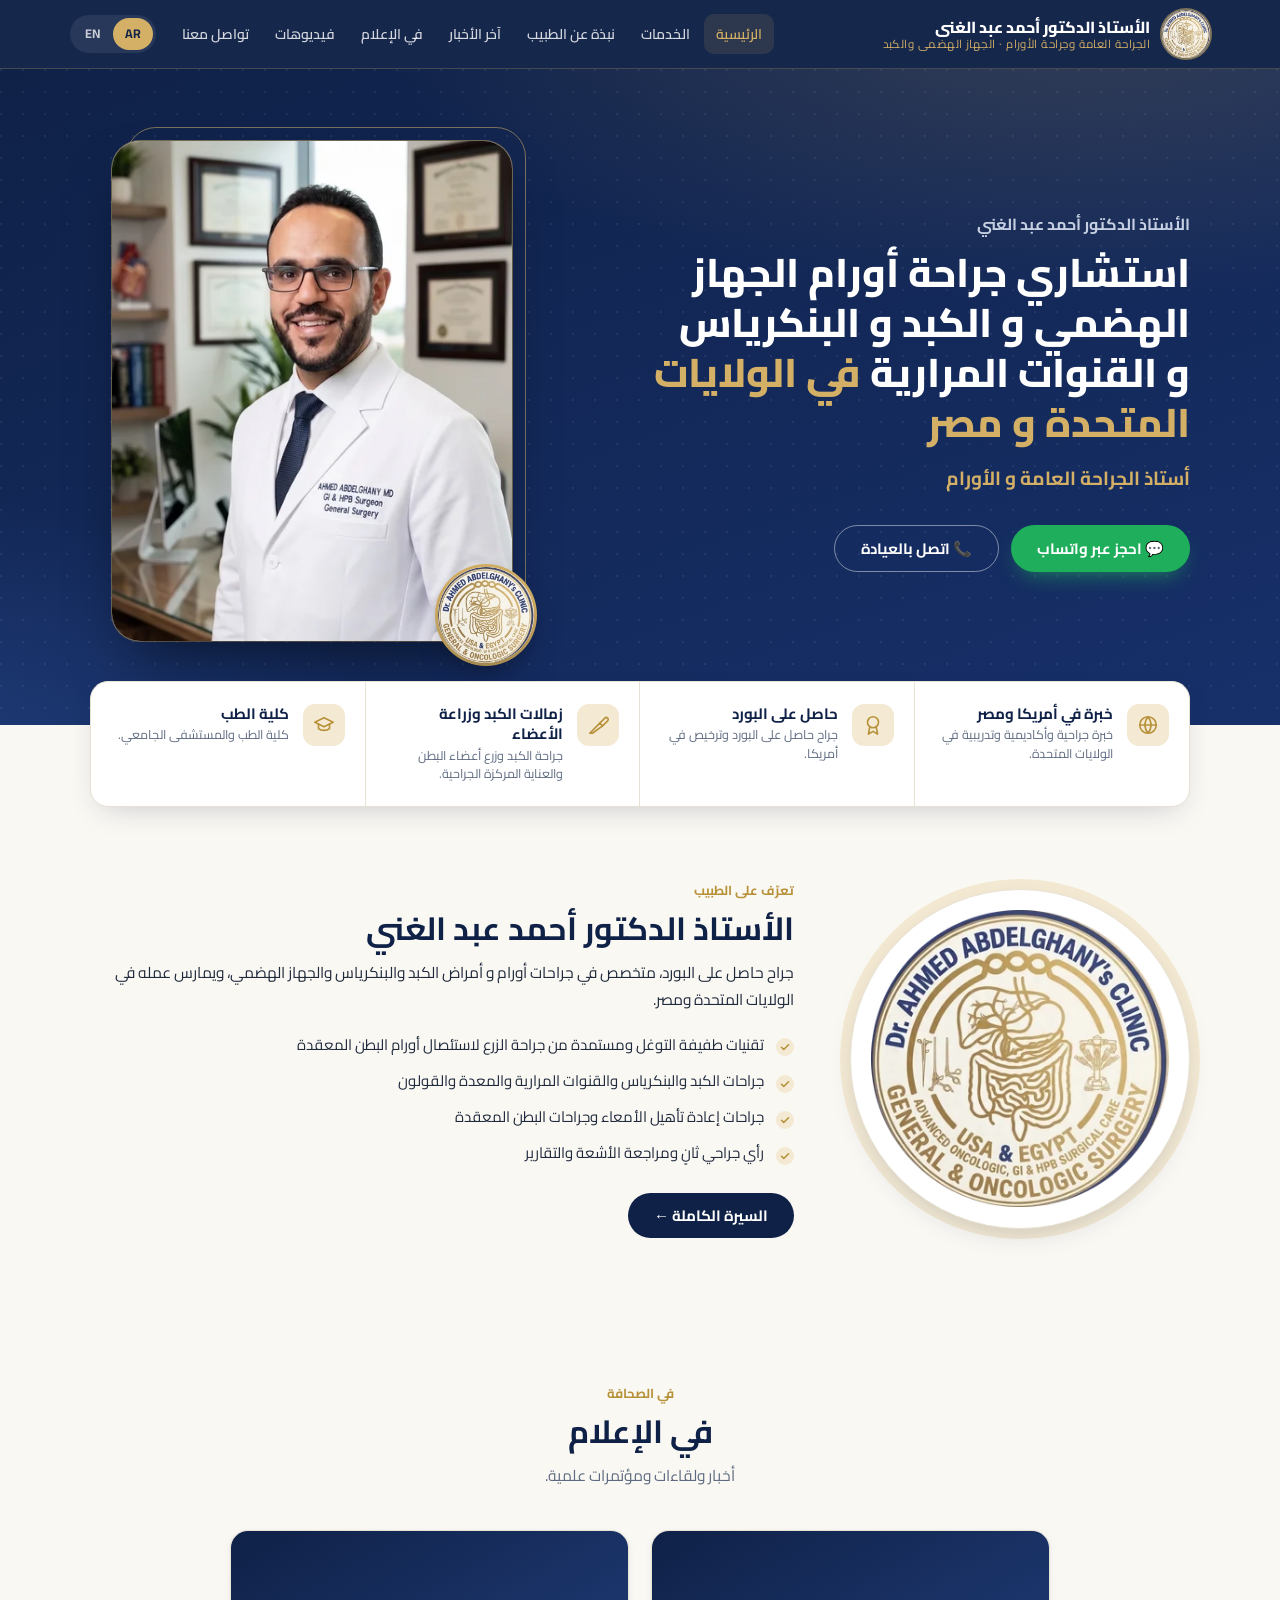
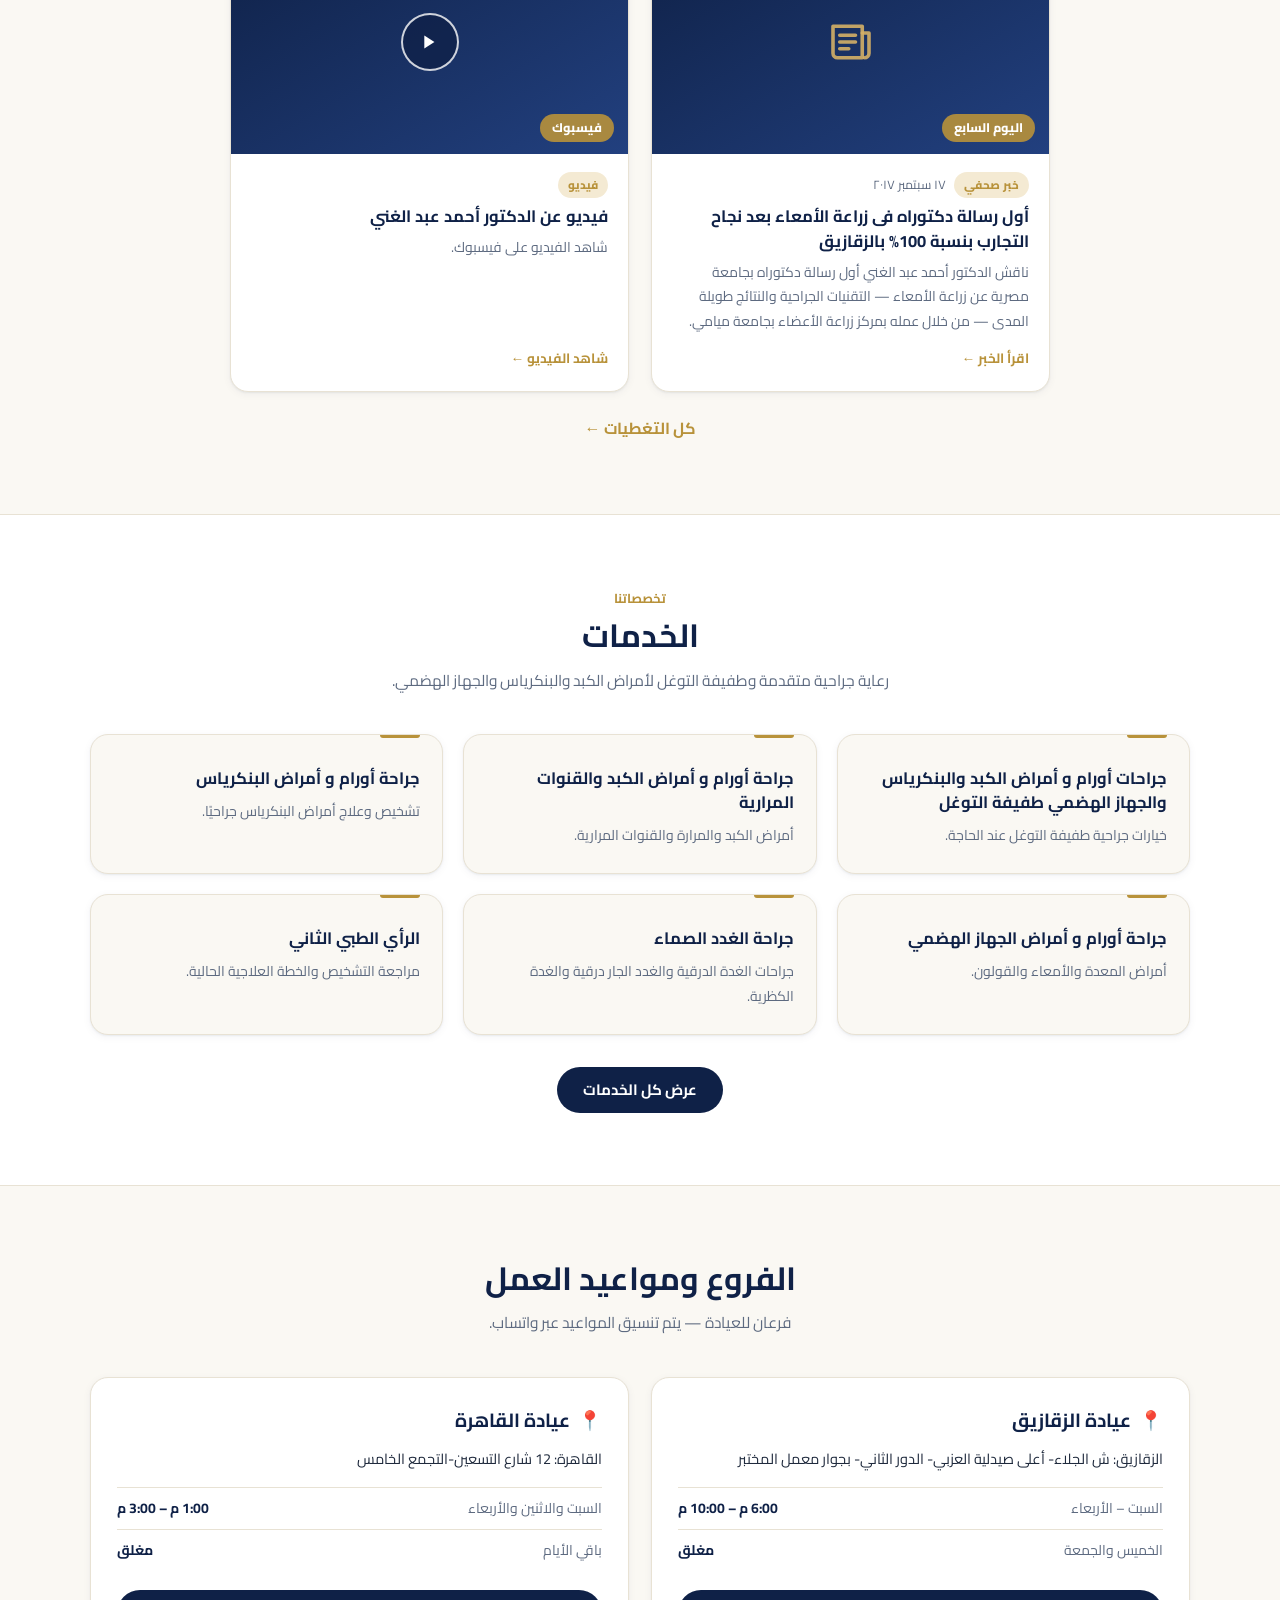
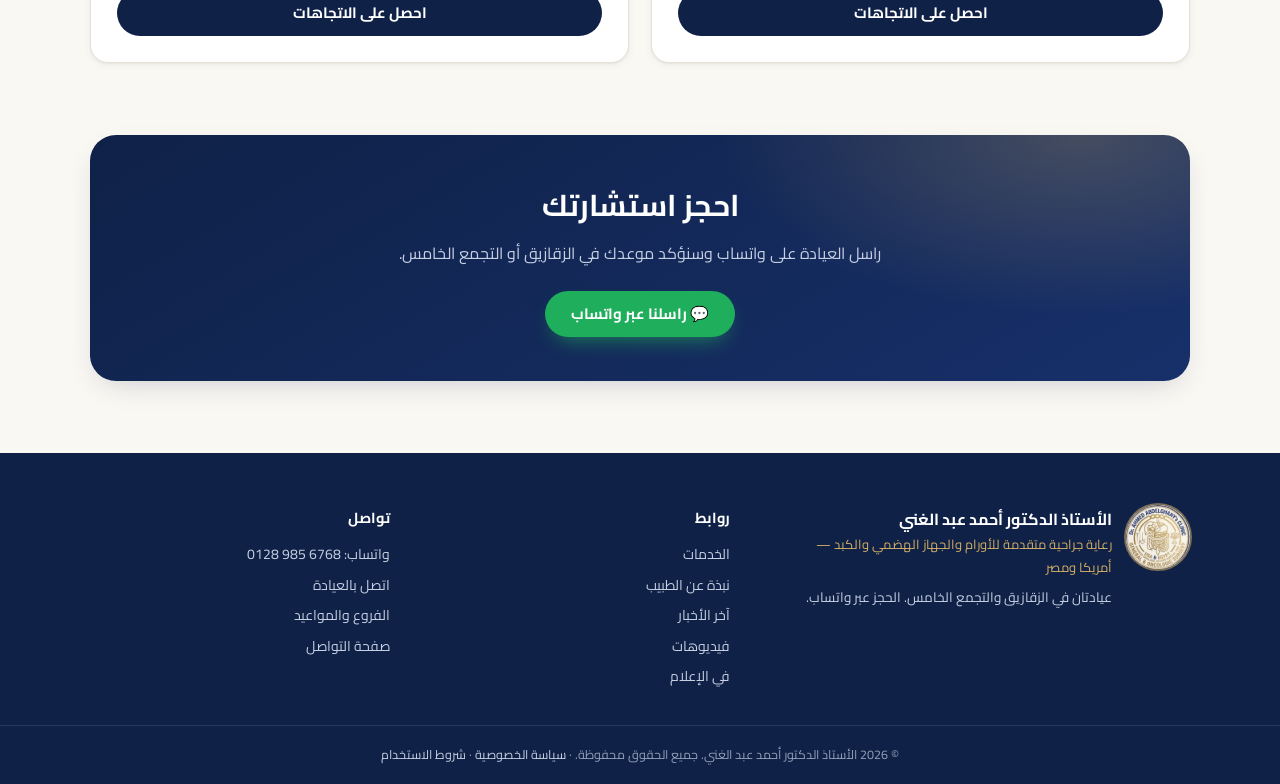
<file: index.html>
<!DOCTYPE html>
<html lang="ar" dir="rtl">
<head>
<meta charset="UTF-8">
<meta name="viewport" content="width=device-width, initial-scale=1.0">
<title>الأستاذ الدكتور أحمد عبد الغني — عيادة جراحات الكبد والجهاز الهضمي</title>
<meta name="description" content="الأستاذ الدكتور أحمد عبد الغني — استشاري جراحة أورام الجهاز الهضمي والكبد والبنكرياس والقنوات المرارية في الولايات المتحدة ومصر، أستاذ الجراحة العامة والأورام. عيادتان في الزقازيق والقاهرة.">
<meta name="theme-color" content="#15284b">

<meta property="og:type" content="website">
<meta property="og:title" content="Prof. Dr. Ahmed Abdelghany — HPB &amp; GI Surgery Clinic">
<meta property="og:description" content="Consultant of GI and HPB Oncologic Surgery (USA/Egypt) and Professor of General and Oncologic Surgery. Clinics in Zagazig and Cairo.">

<meta name="facebook-domain-verification" content="9ecvk54j6g6toiehir2edeiji7te3u" />

<link rel="icon" href="/favicon.ico" sizes="48x48">
<link rel="icon" type="image/png" sizes="32x32" href="/assets/favicon-32.png">
<link rel="icon" type="image/png" sizes="192x192" href="/assets/favicon-192.png">
<link rel="apple-touch-icon" href="/assets/apple-touch-icon.png">
<meta property="og:image" content="https://drahmedabdelghany.com/assets/doctor-880.jpg">

<link rel="preconnect" href="https://fonts.googleapis.com">
<link rel="preconnect" href="https://fonts.gstatic.com" crossorigin>
<link href="https://fonts.googleapis.com/css2?family=Cairo:wght@400;600;700;800&family=Inter:wght@400;500;600;700&family=Playfair+Display:wght@600;700&display=swap" rel="stylesheet">

<link rel="stylesheet" href="assets/style.css?v=20261110">
<script type="application/ld+json">
{
  "@context": "https://schema.org",
  "@type": "Physician",
  "name": "Prof. Dr. Ahmed Abdelghany",
  "medicalSpecialty": ["Hepatobiliary Surgery", "Endocrine Surgery", "Pancreatic Surgery", "Gastrointestinal Surgery", "Surgical Oncology"],
  "telephone": "+201289856768",
  "availableService": [
    { "@type": "MedicalProcedure", "name": "Oncologic and General Hepatobiliary, Pancreatic and Bile Duct Surgery" },
    { "@type": "MedicalProcedure", "name": "Oncologic and General Gastrointestinal Surgery" },
    { "@type": "MedicalProcedure", "name": "Bowel Rehabilitation Surgery (Short Bowel Syndrome)" },
    { "@type": "MedicalProcedure", "name": "Surgery for Gastroparesis and Gut Dysmotility Disorders" },
    { "@type": "MedicalProcedure", "name": "Complex Abdominal Surgery" },
    { "@type": "MedicalProcedure", "name": "Endocrine Surgery (Thyroid, Parathyroid, Adrenal)" },
    { "@type": "MedicalProcedure", "name": "Second Opinion Review" }
  ],
  "worksFor": [
    {
      "@type": "MedicalClinic",
      "name": "Prof. Dr. Ahmed Abdelghany Clinic — Zagazig",
      "address": { "@type": "PostalAddress", "streetAddress": "ش الجلاء، أعلى صيدلية العزبي، الدور الثاني، بجوار معمل المختبر", "addressLocality": "Zagazig", "addressCountry": "EG" },
      "telephone": "+201289856768",
      "openingHoursSpecification": [{ "@type": "OpeningHoursSpecification", "dayOfWeek": ["Saturday","Sunday","Monday","Tuesday","Wednesday"], "opens": "18:00", "closes": "22:00" }]
    },
    {
      "@type": "MedicalClinic",
      "name": "Prof. Dr. Ahmed Abdelghany Clinic — Cairo",
      "address": { "@type": "PostalAddress", "streetAddress": "12 شارع التسعين، التجمع الخامس", "addressLocality": "Cairo", "addressCountry": "EG" },
      "telephone": "+201289856768",
      "openingHoursSpecification": [{ "@type": "OpeningHoursSpecification", "dayOfWeek": ["Saturday","Monday","Wednesday"], "opens": "13:00", "closes": "15:00" }]
    }
  ]
}
</script>
<script>
var PAGE_TITLES = { en: "Prof. Dr. Ahmed Abdelghany — HPB &amp; GI Surgery Clinic", ar: "الأستاذ الدكتور أحمد عبد الغني — عيادة جراحات الكبد والجهاز الهضمي" };
</script>
</head>
<body>

<header class="site-header">
  <div class="container nav-row">
    <a class="brand" href="index.html"><img class="brand-logo" src="assets/logo-160.webp" width="48" height="48" alt="" aria-hidden="true"> <span class="brand-text"><span class="brand-name i18n" data-en="Prof. Dr. Ahmed Abdelghany" data-ar="الأستاذ الدكتور أحمد عبد الغني">الأستاذ الدكتور أحمد عبد الغني</span><span class="brand-sub i18n" data-en="General &amp; Oncologic · GI &amp; HPB Surgery" data-ar="الجراحة العامة وجراحة الأورام · الجهاز الهضمي والكبد">الجراحة العامة وجراحة الأورام · الجهاز الهضمي والكبد</span></span></a>
    <div class="nav-right">
      <nav class="main-nav">
        <a href="index.html" class="i18n active" data-en="Home" data-ar="الرئيسية">الرئيسية</a>
        <a href="services.html" class="i18n " data-en="Services" data-ar="الخدمات">الخدمات</a>
        <a href="about.html" class="i18n " data-en="About" data-ar="نبذة عن الطبيب">نبذة عن الطبيب</a>
        <a href="updates.html" class="i18n " data-en="Updates" data-ar="آخر الأخبار">آخر الأخبار</a>
        <a href="media.html" class="i18n " data-en="Media" data-ar="في الإعلام">في الإعلام</a>
        <a href="videos.html" class="i18n " data-en="Videos" data-ar="فيديوهات">فيديوهات</a>
        <a href="contact.html" class="i18n " data-en="Contact" data-ar="تواصل معنا">تواصل معنا</a>
      </nav>
      <div class="lang-switch">
        <button id="btn-lang-ar" onclick="setLang('ar')" type="button">AR</button>
        <button id="btn-lang-en" onclick="setLang('en')" type="button">EN</button>
      </div>
      <button class="nav-toggle" type="button" aria-label="Menu" aria-expanded="false" onclick="snToggleNav(this)"><span></span></button>
    </div>
  </div>
</header>

<section class="hero">
  <div class="container hero-grid">
    <div class="hero-text">
      <p class="doctor-line i18n" data-en="Prof. Dr. Ahmed Abdelghany" data-ar="الأستاذ الدكتور أحمد عبد الغني">الأستاذ الدكتور أحمد عبد الغني</p>
      <h1 class="i18n" data-en="Consultant of GI and HPB Oncologic Surgery <span class='accent'>(USA/EGYPT)</span>" data-ar="استشاري جراحة أورام الجهاز الهضمي و&nbsp;الكبد و&nbsp;البنكرياس و&nbsp;القنوات المرارية <span class='accent'>في الولايات المتحدة و&nbsp;مصر</span>">استشاري جراحة أورام الجهاز الهضمي و&nbsp;الكبد و&nbsp;البنكرياس و&nbsp;القنوات المرارية <span class='accent'>في الولايات المتحدة و&nbsp;مصر</span></h1>
      <p class="credential-line i18n" data-en="Professor of General and Oncologic Surgery" data-ar="أستاذ الجراحة العامة و&nbsp;الأورام">أستاذ الجراحة العامة و&nbsp;الأورام</p>
      <div class="cta-row">
        <a class="btn btn-whatsapp i18n" data-en="💬 Book on WhatsApp" data-ar="💬 احجز عبر واتساب" href="https://wa.me/201289856768?text=%D9%85%D8%B1%D8%AD%D8%A8%D8%A7%D8%8C%20%D8%A3%D8%B1%D8%BA%D8%A8%20%D9%81%D9%8A%20%D8%AD%D8%AC%D8%B2%20%D9%85%D9%88%D8%B9%D8%AF" target="_blank" rel="noreferrer">💬 احجز عبر واتساب</a>
        <a class="btn btn-outline i18n" data-en="📞 Call the Clinic" data-ar="📞 اتصل بالعيادة" href="tel:+201289856768">📞 اتصل بالعيادة</a>
      </div>
    </div>
    <div class="hero-visual">
      <div class="portrait-frame">
        <picture>
          <source type="image/webp" srcset="assets/doctor-480.webp 480w, assets/doctor-880.webp 880w" sizes="(max-width: 860px) 320px, 400px">
          <img src="assets/doctor-880.jpg" width="880" height="1100" alt="Prof. Dr. Ahmed Abdelghany" fetchpriority="high">
        </picture>
      </div>
      <img class="seal" src="assets/logo-320.webp" width="96" height="96" alt="Clinic emblem">
    </div>
  </div>
</section>

<section class="cred-strip">
  <div class="container">
    <div class="cred-grid">
      <div class="cred"><div class="cred-icon"><svg width="22" height="22" viewBox="0 0 24 24" fill="none" stroke="currentColor" stroke-width="1.8" stroke-linecap="round" stroke-linejoin="round"><circle cx="12" cy="12" r="9"/><path d="M3 12h18M12 3a14 14 0 0 1 0 18M12 3a14 14 0 0 0 0 18"/></svg></div><div><h3 class="i18n" data-en="Practice in USA &amp; Egypt" data-ar="خبرة في أمريكا ومصر">خبرة في أمريكا ومصر</h3><p class="i18n" data-en="Surgical, academic and training experience in the United States." data-ar="خبرة جراحية وأكاديمية وتدريبية في الولايات المتحدة.">خبرة جراحية وأكاديمية وتدريبية في الولايات المتحدة.</p></div></div>
      <div class="cred"><div class="cred-icon"><svg width="22" height="22" viewBox="0 0 24 24" fill="none" stroke="currentColor" stroke-width="1.8" stroke-linecap="round" stroke-linejoin="round"><circle cx="12" cy="9" r="6"/><path d="M8.5 14 7 22l5-3 5 3-1.5-8"/></svg></div><div><h3 class="i18n" data-en="Board Certified" data-ar="حاصل على البورد">حاصل على البورد</h3><p class="i18n" data-en="Board-certified surgeon." data-ar="جراح حاصل على البورد وترخيص في أمريكا.">جراح حاصل على البورد وترخيص في أمريكا.</p></div></div>
      <div class="cred"><div class="cred-icon"><svg width="22" height="22" viewBox="0 0 24 24" fill="none" stroke="currentColor" stroke-width="1.8" stroke-linecap="round" stroke-linejoin="round"><path d="M3 21 14 10l3 3L6 21z"/><path d="M14 10l5.5-5.5a2.1 2.1 0 0 1 3 3L17 13"/></svg></div><div><h3 class="i18n" data-en="HPB &amp; Transplant Fellowships" data-ar="زمالات الكبد وزراعة الأعضاء">زمالات الكبد وزراعة الأعضاء</h3><p class="i18n" data-en="Hepatobiliary, multi-organ transplant and surgical critical care." data-ar="جراحة الكبد وزرع أعضاء البطن والعناية المركزة الجراحية.">جراحة الكبد وزرع أعضاء البطن والعناية المركزة الجراحية.</p></div></div>
      <div class="cred"><div class="cred-icon"><svg width="22" height="22" viewBox="0 0 24 24" fill="none" stroke="currentColor" stroke-width="1.8" stroke-linecap="round" stroke-linejoin="round"><path d="M2 9l10-5 10 5-10 5z"/><path d="M6 11v5c3 2.5 9 2.5 12 0v-5"/></svg></div><div><h3 class="i18n" data-en="Faculty of Medicine" data-ar="كلية الطب">كلية الطب</h3><p class="i18n" data-en="Faculty of Medicine &amp; University Hospital." data-ar="كلية الطب والمستشفى الجامعي.">كلية الطب والمستشفى الجامعي.</p></div></div>
    </div>
  </div>
</section>

<section class="home-latest" data-home-latest hidden>
  <div class="container">
    <h2 class="section-title i18n" data-en="Latest News" data-ar="آخر الأخبار">آخر الأخبار</h2>
    <div class="updates-list" data-home-latest-list></div>
    <a class="all-updates i18n" href="updates.html" data-en="All updates →" data-ar="كل الأخبار ←">كل الأخبار ←</a>
  </div>
</section>


<section id="doctor" class="reveal">
  <div class="container meet">
    <div class="meet-photo is-emblem"><img src="assets/logo-320.webp" width="320" height="320" alt="Prof. Dr. Ahmed Abdelghany Clinic emblem" loading="lazy"></div>
    <div>
      <span class="kicker i18n" data-en="Meet the Doctor" data-ar="تعرّف على الطبيب">تعرّف على الطبيب</span>
      <h2 class="section-title i18n" data-en="Prof. Dr. Ahmed Abdelghany" data-ar="الأستاذ الدكتور أحمد عبد الغني">الأستاذ الدكتور أحمد عبد الغني</h2>
      <p class="i18n" data-en="A board-certified surgeon specializing in oncologic and general hepatobiliary, pancreatic, and gastrointestinal surgery, practicing in the USA and Egypt." data-ar="جراح حاصل على البورد، متخصص في جراحات أورام و أمراض الكبد والبنكرياس والجهاز الهضمي، ويمارس عمله في الولايات المتحدة ومصر.">جراح حاصل على البورد، متخصص في جراحات أورام و أمراض الكبد والبنكرياس والجهاز الهضمي، ويمارس عمله في الولايات المتحدة ومصر.</p>
      <ul class="checklist">
        <li class="i18n" data-en="Minimally invasive and transplant-based techniques for complex abdominal tumors" data-ar="تقنيات طفيفة التوغل ومستمدة من جراحة الزرع لاستئصال أورام البطن المعقدة">تقنيات طفيفة التوغل ومستمدة من جراحة الزرع لاستئصال أورام البطن المعقدة</li>
        <li class="i18n" data-en="Liver, pancreas, bile duct, stomach and colorectal surgery" data-ar="جراحات الكبد والبنكرياس والقنوات المرارية والمعدة والقولون">جراحات الكبد والبنكرياس والقنوات المرارية والمعدة والقولون</li>
        <li class="i18n" data-en="Bowel rehabilitation and complex abdominal surgery" data-ar="جراحات إعادة تأهيل الأمعاء وجراحات البطن المعقدة">جراحات إعادة تأهيل الأمعاء وجراحات البطن المعقدة</li>
        <li class="i18n" data-en="Second-opinion review of your scans and reports" data-ar="رأي جراحي ثانٍ ومراجعة الأشعة والتقارير">رأي جراحي ثانٍ ومراجعة الأشعة والتقارير</li>
      </ul>
      <a class="btn btn-primary i18n" href="about.html" data-en="Full biography →" data-ar="السيرة الكاملة ←">السيرة الكاملة ←</a>
    </div>
  </div>
</section>

<section id="media" class="reveal">
  <div class="container">
    <span class="kicker i18n" data-en="Press" data-ar="في الصحافة">في الصحافة</span>
    <h2 class="section-title i18n" data-en="In the Media" data-ar="في الإعلام">في الإعلام</h2>
    <p class="section-sub i18n" data-en="News coverage, interviews and scientific meetings." data-ar="أخبار ولقاءات ومؤتمرات علمية.">أخبار ولقاءات ومؤتمرات علمية.</p>
    <div class="media-grid">
      <a class="media-card" href="https://www.youm7.com/story/2017/9/17/%D8%A3%D9%88%D9%84-%D8%B1%D8%B3%D8%A7%D9%84%D8%A9-%D8%AF%D9%83%D8%AA%D9%88%D8%B1%D8%A7%D9%87-%D9%81%D9%89-%D8%B2%D8%B1%D8%A7%D8%B9%D8%A9-%D8%A7%D9%84%D8%A3%D9%85%D8%B9%D8%A7%D8%A1-%D8%A8%D8%B9%D8%AF-%D9%86%D8%AC%D8%A7%D8%AD-%D8%A7%D9%84%D8%AA%D8%AC%D8%A7%D8%B1%D8%A8-%D8%A8%D9%86%D8%B3%D8%A8%D8%A9/3416331" target="_blank" rel="noopener">
        <div class="media-thumb"><div class="media-type-big"><svg width="54" height="54" viewBox="0 0 24 24" fill="none" stroke="currentColor" stroke-width="1.6" stroke-linecap="round" stroke-linejoin="round"><path d="M4 5h13v14H6a2 2 0 0 1-2-2z"/><path d="M17 8h3v9a2 2 0 0 1-2 2"/><path d="M7 9h7M7 12h7M7 15h4"/></svg></div><span class="media-outlet i18n" data-en="Youm7" data-ar="اليوم السابع">اليوم السابع</span></div>
        <div class="media-body">
          <div class="media-meta"><span class="media-pill i18n" data-en="News" data-ar="خبر صحفي">خبر صحفي</span><span class="i18n" data-en="17 September 2017" data-ar="١٧ سبتمبر ٢٠١٧">١٧ سبتمبر ٢٠١٧</span></div>
          <h3 class="i18n" data-en="First PhD thesis on intestinal transplantation, Zagazig University" data-ar="أول رسالة دكتوراه فى زراعة الأمعاء بعد نجاح التجارب بنسبة 100% بالزقازيق">أول رسالة دكتوراه فى زراعة الأمعاء بعد نجاح التجارب بنسبة 100% بالزقازيق</h3>
          <p class="i18n" data-en="Dr. Ahmed Abdelghany defended the first doctoral thesis at an Egyptian university on intestinal transplantation — surgical techniques and long-term results — based on his work at the University of Miami transplant center." data-ar="ناقش الدكتور أحمد عبد الغني أول رسالة دكتوراه بجامعة مصرية عن زراعة الأمعاء — التقنيات الجراحية والنتائج طويلة المدى — من خلال عمله بمركز زراعة الأعضاء بجامعة ميامي.">ناقش الدكتور أحمد عبد الغني أول رسالة دكتوراه بجامعة مصرية عن زراعة الأمعاء — التقنيات الجراحية والنتائج طويلة المدى — من خلال عمله بمركز زراعة الأعضاء بجامعة ميامي.</p>
          <span class="media-more i18n" data-en="Read the article →" data-ar="اقرأ الخبر ←">اقرأ الخبر ←</span>
        </div>
      </a>
      <a class="media-card" href="https://www.facebook.com/reel/10154754627586752" target="_blank" rel="noopener">
        <div class="media-thumb"><div class="play"><svg width="22" height="22" viewBox="0 0 24 24" fill="currentColor"><path d="M8 5v14l11-7z"/></svg></div><span class="media-outlet i18n" data-en="Facebook" data-ar="فيسبوك">فيسبوك</span></div>
        <div class="media-body">
          <div class="media-meta"><span class="media-pill i18n" data-en="Video" data-ar="فيديو">فيديو</span></div>
          <h3 class="i18n" data-en="Video feature about Dr. Ahmed Abdelghany" data-ar="فيديو عن الدكتور أحمد عبد الغني">فيديو عن الدكتور أحمد عبد الغني</h3>
          <p class="i18n" data-en="Watch on Facebook." data-ar="شاهد الفيديو على فيسبوك.">شاهد الفيديو على فيسبوك.</p>
          <span class="media-more i18n" data-en="Watch the video →" data-ar="شاهد الفيديو ←">شاهد الفيديو ←</span>
        </div>
      </a>
    </div>
    <a class="all-updates i18n" href="media.html" data-en="All media →" data-ar="كل التغطيات ←">كل التغطيات ←</a>
  </div>
</section>

<section id="services" class="alt reveal">
  <div class="container">
    <span class="kicker i18n" data-en="What we treat" data-ar="تخصصاتنا">تخصصاتنا</span>
    <h2 class="section-title i18n" data-en="Services" data-ar="الخدمات">الخدمات</h2>
    <p class="section-sub i18n" data-en="Advanced, minimally invasive surgical care across hepatobiliary, pancreatic, and gastrointestinal conditions." data-ar="رعاية جراحية متقدمة وطفيفة التوغل لأمراض الكبد والبنكرياس والجهاز الهضمي.">رعاية جراحية متقدمة وطفيفة التوغل لأمراض الكبد والبنكرياس والجهاز الهضمي.</p>
    <div class="services-grid three">
      <div class="service-card">
        <h3 class="i18n" data-en="Advanced Minimally Invasive Oncologic &amp; General HPB and GI Surgeries" data-ar="جراحات أورام و أمراض الكبد والبنكرياس والجهاز الهضمي طفيفة التوغل">جراحات أورام و أمراض الكبد والبنكرياس والجهاز الهضمي طفيفة التوغل</h3>
        <p class="i18n" data-en="Minimally invasive surgical options where appropriate." data-ar="خيارات جراحية طفيفة التوغل عند الحاجة.">خيارات جراحية طفيفة التوغل عند الحاجة.</p>
      </div>
      <div class="service-card">
        <h3 class="i18n" data-en="Oncologic &amp; General Hepatobiliary Surgery" data-ar="جراحة أورام و أمراض الكبد والقنوات المرارية">جراحة أورام و أمراض الكبد والقنوات المرارية</h3>
        <p class="i18n" data-en="Liver, gallbladder, and bile duct conditions." data-ar="أمراض الكبد والمرارة والقنوات المرارية.">أمراض الكبد والمرارة والقنوات المرارية.</p>
      </div>
      <div class="service-card">
        <h3 class="i18n" data-en="Oncologic &amp; General Pancreatic Surgery" data-ar="جراحة أورام و أمراض البنكرياس">جراحة أورام و أمراض البنكرياس</h3>
        <p class="i18n" data-en="Pancreatic disease diagnosis and surgical treatment." data-ar="تشخيص وعلاج أمراض البنكرياس جراحيًا.">تشخيص وعلاج أمراض البنكرياس جراحيًا.</p>
      </div>
      <div class="service-card">
        <h3 class="i18n" data-en="Oncologic &amp; General Gastrointestinal Surgery" data-ar="جراحة أورام و أمراض الجهاز الهضمي">جراحة أورام و أمراض الجهاز الهضمي</h3>
        <p class="i18n" data-en="Stomach, intestinal, and colorectal conditions." data-ar="أمراض المعدة والأمعاء والقولون.">أمراض المعدة والأمعاء والقولون.</p>
      </div>
      <div class="service-card">
        <h3 class="i18n" data-en="Endocrine Surgery" data-ar="جراحة الغدد الصماء">جراحة الغدد الصماء</h3>
        <p class="i18n" data-en="Thyroid, parathyroid and adrenal gland surgery." data-ar="جراحات الغدة الدرقية والغدد الجار درقية والغدة الكظرية.">جراحات الغدة الدرقية والغدد الجار درقية والغدة الكظرية.</p>
      </div>
      <div class="service-card">
        <h3 class="i18n" data-en="Second Opinions" data-ar="الرأي الطبي الثاني">الرأي الطبي الثاني</h3>
        <p class="i18n" data-en="Review of existing diagnoses and treatment plans." data-ar="مراجعة التشخيص والخطة العلاجية الحالية.">مراجعة التشخيص والخطة العلاجية الحالية.</p>
      </div></div>
    <div class="youtube-cta">
      <a class="btn btn-primary i18n" data-en="See All Services" data-ar="عرض كل الخدمات" href="services.html">عرض كل الخدمات</a>
    </div>
  </div>
</section>

<section id="locations" class="reveal">
  <div class="container">
    <h2 class="section-title i18n" data-en="Locations &amp; Hours" data-ar="الفروع ومواعيد العمل">الفروع ومواعيد العمل</h2>
    <p class="section-sub i18n" data-en="Two clinic branches — appointments are coordinated through WhatsApp." data-ar="فرعان للعيادة — يتم تنسيق المواعيد عبر واتساب.">فرعان للعيادة — يتم تنسيق المواعيد عبر واتساب.</p>
    <div class="locations-grid">

      <div class="location-card">
        <h3><span aria-hidden="true">📍</span> <span class="i18n" data-en="Zagazig Clinic" data-ar="عيادة الزقازيق">عيادة الزقازيق</span></h3>
        <p class="address-ar">الزقازيق: ش الجلاء- أعلى صيدلية العزبي- الدور الثاني- بجوار معمل المختبر</p>
        <table class="hours-table">
          <tr><td class="i18n" data-en="Saturday – Wednesday" data-ar="السبت – الأربعاء">السبت – الأربعاء</td><td class="i18n" data-en="6:00 PM – 10:00 PM" data-ar="6:00 م – 10:00 م">6:00 م – 10:00 م</td></tr>
          <tr><td class="i18n" data-en="Thursday &amp; Friday" data-ar="الخميس والجمعة">الخميس والجمعة</td><td class="i18n" data-en="Closed" data-ar="مغلق">مغلق</td></tr>
        </table>
        <a class="btn btn-primary i18n" style="width:100%; justify-content:center;" data-en="Get Directions" data-ar="احصل على الاتجاهات" target="_blank" rel="noreferrer"
           href="https://www.google.com/maps/search/?api=1&query=%D8%A7%D9%84%D8%B2%D9%82%D8%A7%D8%B2%D9%8A%D9%82%20%D8%B4%20%D8%A7%D9%84%D8%AC%D9%84%D8%A7%D8%A1%20%D8%A3%D8%B9%D9%84%D9%89%20%D8%B5%D9%8A%D8%AF%D9%84%D9%8A%D8%A9%20%D8%A7%D9%84%D8%B9%D8%B2%D8%A8%D9%8A">احصل على الاتجاهات</a>
      </div>

      <div class="location-card">
        <h3><span aria-hidden="true">📍</span> <span class="i18n" data-en="Cairo Clinic" data-ar="عيادة القاهرة">عيادة القاهرة</span></h3>
        <p class="address-ar">القاهرة: 12 شارع التسعين-التجمع الخامس</p>
        <table class="hours-table">
          <tr><td class="i18n" data-en="Saturday, Monday, Wednesday" data-ar="السبت والاثنين والأربعاء">السبت والاثنين والأربعاء</td><td class="i18n" data-en="1:00 PM – 3:00 PM" data-ar="1:00 م – 3:00 م">1:00 م – 3:00 م</td></tr>
          <tr><td class="i18n" data-en="Other days" data-ar="باقي الأيام">باقي الأيام</td><td class="i18n" data-en="Closed" data-ar="مغلق">مغلق</td></tr>
        </table>
        <a class="btn btn-primary i18n" style="width:100%; justify-content:center;" data-en="Get Directions" data-ar="احصل على الاتجاهات" target="_blank" rel="noreferrer"
           href="https://www.google.com/maps/search/?api=1&query=12%20%D8%B4%D8%A7%D8%B1%D8%B9%20%D8%A7%D9%84%D8%AA%D8%B3%D8%B9%D9%8A%D9%86%20%D8%A7%D9%84%D8%AA%D8%AC%D9%85%D8%B9%20%D8%A7%D9%84%D8%AE%D8%A7%D9%85%D8%B3%20%D8%A7%D9%84%D9%82%D8%A7%D9%87%D8%B1%D8%A9">احصل على الاتجاهات</a>
      </div>

    </div>
  </div>
</section>

<section class="cta-band">
  <div class="container">
    <div class="cta-box reveal">
      <h2 class="i18n" data-en="Book your consultation" data-ar="احجز استشارتك">احجز استشارتك</h2>
      <p class="i18n" data-en="Message the clinic on WhatsApp — we'll confirm your appointment at Zagazig or New Cairo." data-ar="راسل العيادة على واتساب وسنؤكد موعدك في الزقازيق أو التجمع الخامس.">راسل العيادة على واتساب وسنؤكد موعدك في الزقازيق أو التجمع الخامس.</p>
      <a class="btn btn-whatsapp i18n" data-en="💬 Message us on WhatsApp" data-ar="💬 راسلنا عبر واتساب" href="https://wa.me/201289856768?text=%D9%85%D8%B1%D8%AD%D8%A8%D8%A7%D8%8C%20%D8%A3%D8%B1%D8%BA%D8%A8%20%D9%81%D9%8A%20%D8%AD%D8%AC%D8%B2%20%D9%85%D9%88%D8%B9%D8%AF" target="_blank" rel="noreferrer">💬 راسلنا عبر واتساب</a>
    </div>
  </div>
</section>

<footer>
  <div class="container footer-grid">
    <div class="footer-brand">
      <img src="assets/logo-160.webp" width="64" height="64" alt="" aria-hidden="true">
      <div>
        <strong class="i18n" data-en="Prof. Dr. Ahmed Abdelghany" data-ar="الأستاذ الدكتور أحمد عبد الغني">الأستاذ الدكتور أحمد عبد الغني</strong>
        <span class="i18n" data-en="Advanced Oncologic, GI &amp; HPB Surgical Care — USA &amp; Egypt" data-ar="رعاية جراحية متقدمة للأورام والجهاز الهضمي والكبد — أمريكا&nbsp;ومصر">رعاية جراحية متقدمة للأورام والجهاز الهضمي والكبد — أمريكا&nbsp;ومصر</span>
        <p class="i18n" data-en="Clinics in Zagazig and New Cairo (Fifth Settlement). Appointments by WhatsApp." data-ar="عيادتان في الزقازيق والتجمع الخامس. الحجز عبر واتساب.">عيادتان في الزقازيق والتجمع الخامس. الحجز عبر واتساب.</p>
      </div>
    </div>
    <div>
      <h4 class="i18n" data-en="Explore" data-ar="روابط">روابط</h4>
      <ul>
        <li><a href="services.html" class="i18n" data-en="Services" data-ar="الخدمات">الخدمات</a></li>
        <li><a href="about.html" class="i18n" data-en="About the Doctor" data-ar="نبذة عن الطبيب">نبذة عن الطبيب</a></li>
        <li><a href="updates.html" class="i18n" data-en="Updates" data-ar="آخر الأخبار">آخر الأخبار</a></li>
        <li><a href="videos.html" class="i18n" data-en="Videos" data-ar="فيديوهات">فيديوهات</a></li>
        <li><a href="media.html" class="i18n" data-en="In the Media" data-ar="في الإعلام">في الإعلام</a></li>
      </ul>
    </div>
    <div>
      <h4 class="i18n" data-en="Contact" data-ar="تواصل">تواصل</h4>
      <ul>
        <li><a href="https://wa.me/201289856768?text=%D9%85%D8%B1%D8%AD%D8%A8%D8%A7%D8%8C%20%D8%A3%D8%B1%D8%BA%D8%A8%20%D9%81%D9%8A%20%D8%AD%D8%AC%D8%B2%20%D9%85%D9%88%D8%B9%D8%AF" class="i18n" target="_blank" rel="noreferrer" data-en="WhatsApp: <bdi dir='ltr'>0128 985 6768</bdi>" data-ar="واتساب: <bdi dir='ltr'>0128 985 6768</bdi>">واتساب: <bdi dir='ltr'>0128 985 6768</bdi></a></li>
        <li><a href="tel:+201289856768" class="i18n" data-en="Call the clinic" data-ar="اتصل بالعيادة">اتصل بالعيادة</a></li>
        <li><a href="index.html#locations" class="i18n" data-en="Locations &amp; hours" data-ar="الفروع والمواعيد">الفروع والمواعيد</a></li>
        <li><a href="contact.html" class="i18n" data-en="Contact page" data-ar="صفحة التواصل">صفحة التواصل</a></li>
      </ul>
    </div>
  </div>
  <div class="footer-bottom">
    <span class="i18n" data-en="© <span id='year-en'></span> Prof. Dr. Ahmed Abdelghany. All rights reserved." data-ar="© <span id='year-ar'></span> الأستاذ الدكتور أحمد عبد الغني. جميع الحقوق محفوظة.">© <span id="year-ar"></span> الأستاذ الدكتور أحمد عبد الغني. جميع الحقوق محفوظة.</span>
    · <a href="privacy.html" class="i18n" data-en="Privacy Policy" data-ar="سياسة الخصوصية">سياسة الخصوصية</a>
    · <a href="terms.html" class="i18n" data-en="Terms of Service" data-ar="شروط الاستخدام">شروط الاستخدام</a>
  </div>
</footer>

<script src="assets/site.js?v=20261110"></script>
<script src="assets/clinic-updates.js?v=20261110"></script>
  <!-- 💬 Chat with the clinic (general questions; booking via WhatsApp / Messenger / Instagram) -->
  <script src="https://api.drahmedabdelghany.com/api/public/webchat/widget.js" defer></script>
</body>
</html>
</file>
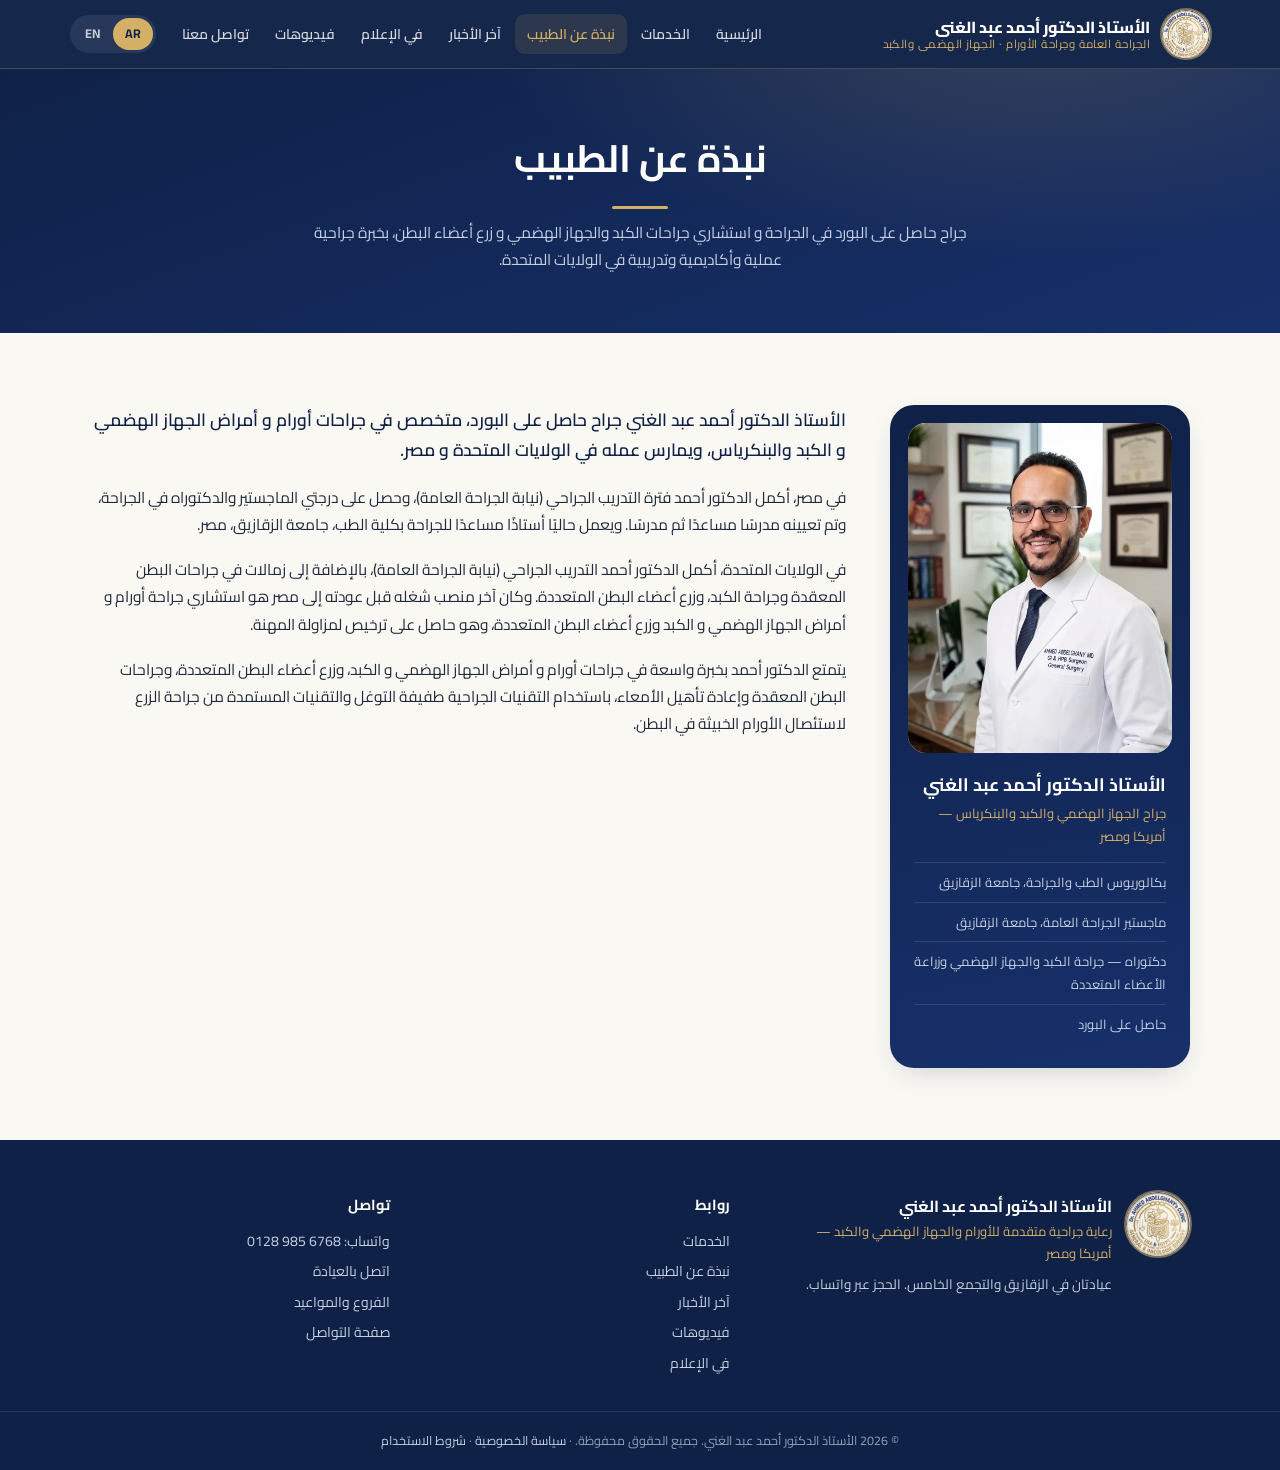
<file: about.html>
<!DOCTYPE html>
<html lang="ar" dir="rtl">
<head>
<meta charset="UTF-8">
<meta name="viewport" content="width=device-width, initial-scale=1.0">
<title>نبذة عن الطبيب — الأستاذ الدكتور أحمد عبد الغني</title>
<meta name="description" content="جراح حاصل على البورد واستشاري جراحات الكبد والبنكرياس والجهاز الهضمي، بخبرة تدريبية وأكاديمية في الولايات المتحدة ومصر.">
<meta name="theme-color" content="#15284b">

<meta property="og:type" content="website">
<meta property="og:title" content="About — Prof. Dr. Ahmed Abdelghany">
<meta property="og:description" content="Board-certified surgeon and consultant in hepatobiliary, pancreatic, and GI surgery, with training and academic experience in the USA and Egypt.">

<link rel="icon" href="/favicon.ico" sizes="48x48">
<link rel="icon" type="image/png" sizes="32x32" href="/assets/favicon-32.png">
<link rel="icon" type="image/png" sizes="192x192" href="/assets/favicon-192.png">
<link rel="apple-touch-icon" href="/assets/apple-touch-icon.png">
<meta property="og:image" content="https://drahmedabdelghany.com/assets/doctor-880.jpg">

<link rel="preconnect" href="https://fonts.googleapis.com">
<link rel="preconnect" href="https://fonts.gstatic.com" crossorigin>
<link href="https://fonts.googleapis.com/css2?family=Cairo:wght@400;600;700;800&family=Inter:wght@400;500;600;700&family=Playfair+Display:wght@600;700&display=swap" rel="stylesheet">

<link rel="stylesheet" href="assets/style.css?v=20261110">

<script>
var PAGE_TITLES = { en: "About — Prof. Dr. Ahmed Abdelghany", ar: "نبذة عن الطبيب — الأستاذ الدكتور أحمد عبد الغني" };
</script>
</head>
<body>

<header class="site-header">
  <div class="container nav-row">
    <a class="brand" href="index.html"><img class="brand-logo" src="assets/logo-160.webp" width="48" height="48" alt="" aria-hidden="true"> <span class="brand-text"><span class="brand-name i18n" data-en="Prof. Dr. Ahmed Abdelghany" data-ar="الأستاذ الدكتور أحمد عبد الغني">الأستاذ الدكتور أحمد عبد الغني</span><span class="brand-sub i18n" data-en="General &amp; Oncologic · GI &amp; HPB Surgery" data-ar="الجراحة العامة وجراحة الأورام · الجهاز الهضمي والكبد">الجراحة العامة وجراحة الأورام · الجهاز الهضمي والكبد</span></span></a>
    <div class="nav-right">
      <nav class="main-nav">
        <a href="index.html" class="i18n " data-en="Home" data-ar="الرئيسية">الرئيسية</a>
        <a href="services.html" class="i18n " data-en="Services" data-ar="الخدمات">الخدمات</a>
        <a href="about.html" class="i18n active" data-en="About" data-ar="نبذة عن الطبيب">نبذة عن الطبيب</a>
        <a href="updates.html" class="i18n " data-en="Updates" data-ar="آخر الأخبار">آخر الأخبار</a>
        <a href="media.html" class="i18n " data-en="Media" data-ar="في الإعلام">في الإعلام</a>
        <a href="videos.html" class="i18n " data-en="Videos" data-ar="فيديوهات">فيديوهات</a>
        <a href="contact.html" class="i18n " data-en="Contact" data-ar="تواصل معنا">تواصل معنا</a>
      </nav>
      <div class="lang-switch">
        <button id="btn-lang-ar" onclick="setLang('ar')" type="button">AR</button>
        <button id="btn-lang-en" onclick="setLang('en')" type="button">EN</button>
      </div>
      <button class="nav-toggle" type="button" aria-label="Menu" aria-expanded="false" onclick="snToggleNav(this)"><span></span></button>
    </div>
  </div>
</header>

<section class="page-hero">
  <div class="container">
    <h1 class="i18n" data-en="About the Doctor" data-ar="نبذة عن الطبيب">نبذة عن الطبيب</h1>
    <p class="i18n" data-en="A board-certified surgeon and consultant in liver, digestive system, and abdominal organ transplant surgery, with hands-on surgical, academic, and training experience in the United States." data-ar="جراح حاصل على البورد في الجراحة و استشاري جراحات الكبد والجهاز الهضمي و زرع أعضاء البطن، بخبرة جراحية عملية وأكاديمية وتدريبية في الولايات المتحدة.">جراح حاصل على البورد في الجراحة و استشاري جراحات الكبد والجهاز الهضمي و زرع أعضاء البطن، بخبرة جراحية عملية وأكاديمية وتدريبية في الولايات المتحدة.</p>
  </div>
</section>
<section>
  <div class="container">
    <div class="about-wrap">
      <div class="about-card">
        <div class="about-photo"><picture><source type="image/webp" srcset="assets/doctor-480.webp 480w, assets/doctor-880.webp 880w" sizes="300px"><img src="assets/doctor-880.jpg" width="880" height="1100" alt="Prof. Dr. Ahmed Abdelghany"></picture></div>
        <h3 class="i18n" data-en="Prof. Dr. Ahmed Abdelghany" data-ar="الأستاذ الدكتور أحمد عبد الغني">الأستاذ الدكتور أحمد عبد الغني</h3>
        <p class="about-role i18n" data-en="GI &amp; HPB Surgeon — USA &amp; Egypt" data-ar="جراح الجهاز الهضمي والكبد والبنكرياس — أمريكا ومصر">جراح الجهاز الهضمي والكبد والبنكرياس — أمريكا ومصر</p>
        <ul class="credential-list">
          <li class="i18n" data-en="M.B.B.Ch, Zagazig University" data-ar="بكالوريوس الطب والجراحة، جامعة الزقازيق">بكالوريوس الطب والجراحة، جامعة الزقازيق</li>
          <li class="i18n" data-en="Master's Degree in General Surgery, Zagazig University" data-ar="ماجستير الجراحة العامة، جامعة الزقازيق">ماجستير الجراحة العامة، جامعة الزقازيق</li>
          <li class="i18n" data-en="Doctorate Degree — HPB &amp; Multivisceral Transplant Surgery" data-ar="دكتوراه — جراحة الكبد والجهاز الهضمي وزراعة الأعضاء المتعددة">دكتوراه — جراحة الكبد والجهاز الهضمي وزراعة الأعضاء المتعددة</li>
          <li class="i18n" data-en="Board Certification" data-ar="حاصل على البورد">حاصل على البورد</li>
        </ul>
      </div>
      <div class="about-body">
        <p class="i18n" data-en="Prof. Dr. Ahmed Abdelghany is a board-certified surgeon specializing in oncologic and general surgery of the gastrointestinal tract, liver and pancreas, practicing in the United States and Egypt." data-ar="الأستاذ الدكتور أحمد عبد الغني جراح حاصل على البورد، متخصص في جراحات أورام و أمراض الجهاز الهضمي و الكبد والبنكرياس، ويمارس عمله في الولايات المتحدة و مصر.">الأستاذ الدكتور أحمد عبد الغني جراح حاصل على البورد، متخصص في جراحات أورام و أمراض الجهاز الهضمي و الكبد والبنكرياس، ويمارس عمله في الولايات المتحدة و مصر.</p>
        <p class="i18n" data-en="In Egypt, Dr Ahmed completed his surgical training (General Surgery Residency), obtained Master's and Doctorate degrees in Surgery, and was appointed Assistant Lecturer, Lecturer. He currently works as Assistant Professor of Surgery at the Faculty of Medicine, Zagazig University, Egypt." data-ar="في مصر، أكمل الدكتور أحمد فترة التدريب الجراحي (نيابة الجراحة العامة)، وحصل على درجتي الماجستير والدكتوراه في الجراحة، وتم تعيينه مدرسًا مساعدًا ثم مدرسًا. ويعمل حاليًا أستاذًا مساعدًا للجراحة بكلية الطب، جامعة الزقازيق، مصر.">في مصر، أكمل الدكتور أحمد فترة التدريب الجراحي (نيابة الجراحة العامة)، وحصل على درجتي الماجستير والدكتوراه في الجراحة، وتم تعيينه مدرسًا مساعدًا ثم مدرسًا. ويعمل حاليًا أستاذًا مساعدًا للجراحة بكلية الطب، جامعة الزقازيق، مصر.</p>
        <p class="i18n" data-en="In the USA, Dr Ahmed completed General Surgery training, along with fellowships in Complex Abdominal Surgery, Hepatobiliary Surgery, and Multi-Organ Abdominal Transplant Surgery. His latest appointment, before returning to Egypt, was Consultant of Oncologic and General GI, Hepatobiliary and Multi-Organ Abdominal Transplant Surgery, and he holds a license to practice." data-ar="في الولايات المتحدة، أكمل الدكتور أحمد التدريب الجراحي (نيابة الجراحة العامة)، بالإضافة إلى زمالات في جراحات البطن المعقدة وجراحة الكبد، وزرع أعضاء البطن المتعددة. وكان آخر منصب شغله قبل عودته إلى مصر هو استشاري جراحة أورام و أمراض الجهاز الهضمي و الكبد وزرع أعضاء البطن المتعددة، وهو حاصل على ترخيص لمزاولة المهنة.">في الولايات المتحدة، أكمل الدكتور أحمد التدريب الجراحي (نيابة الجراحة العامة)، بالإضافة إلى زمالات في جراحات البطن المعقدة وجراحة الكبد، وزرع أعضاء البطن المتعددة. وكان آخر منصب شغله قبل عودته إلى مصر هو استشاري جراحة أورام و أمراض الجهاز الهضمي و الكبد وزرع أعضاء البطن المتعددة، وهو حاصل على ترخيص لمزاولة المهنة.</p>
        <p class="i18n" data-en="Dr Ahmed has wide experience in oncologic and general GI and liver surgery, multi-organ abdominal transplant, and complex abdominal and bowel rehabilitation surgery, using minimally invasive techniques and transplant-based techniques to resect abdominal malignant tumors." data-ar="يتمتع الدكتور أحمد بخبرة واسعة في جراحات أورام و أمراض الجهاز الهضمي و الكبد، وزرع أعضاء البطن المتعددة، وجراحات البطن المعقدة وإعادة تأهيل الأمعاء، باستخدام التقنيات الجراحية طفيفة التوغل والتقنيات المستمدة من جراحة الزرع لاستئصال الأورام الخبيثة في البطن.">يتمتع الدكتور أحمد بخبرة واسعة في جراحات أورام و أمراض الجهاز الهضمي و الكبد، وزرع أعضاء البطن المتعددة، وجراحات البطن المعقدة وإعادة تأهيل الأمعاء، باستخدام التقنيات الجراحية طفيفة التوغل والتقنيات المستمدة من جراحة الزرع لاستئصال الأورام الخبيثة في البطن.</p>
      </div>
    </div>
  </div>
</section>

<footer>
  <div class="container footer-grid">
    <div class="footer-brand">
      <img src="assets/logo-160.webp" width="64" height="64" alt="" aria-hidden="true">
      <div>
        <strong class="i18n" data-en="Prof. Dr. Ahmed Abdelghany" data-ar="الأستاذ الدكتور أحمد عبد الغني">الأستاذ الدكتور أحمد عبد الغني</strong>
        <span class="i18n" data-en="Advanced Oncologic, GI &amp; HPB Surgical Care — USA &amp; Egypt" data-ar="رعاية جراحية متقدمة للأورام والجهاز الهضمي والكبد — أمريكا&nbsp;ومصر">رعاية جراحية متقدمة للأورام والجهاز الهضمي والكبد — أمريكا&nbsp;ومصر</span>
        <p class="i18n" data-en="Clinics in Zagazig and New Cairo (Fifth Settlement). Appointments by WhatsApp." data-ar="عيادتان في الزقازيق والتجمع الخامس. الحجز عبر واتساب.">عيادتان في الزقازيق والتجمع الخامس. الحجز عبر واتساب.</p>
      </div>
    </div>
    <div>
      <h4 class="i18n" data-en="Explore" data-ar="روابط">روابط</h4>
      <ul>
        <li><a href="services.html" class="i18n" data-en="Services" data-ar="الخدمات">الخدمات</a></li>
        <li><a href="about.html" class="i18n" data-en="About the Doctor" data-ar="نبذة عن الطبيب">نبذة عن الطبيب</a></li>
        <li><a href="updates.html" class="i18n" data-en="Updates" data-ar="آخر الأخبار">آخر الأخبار</a></li>
        <li><a href="videos.html" class="i18n" data-en="Videos" data-ar="فيديوهات">فيديوهات</a></li>
        <li><a href="media.html" class="i18n" data-en="In the Media" data-ar="في الإعلام">في الإعلام</a></li>
      </ul>
    </div>
    <div>
      <h4 class="i18n" data-en="Contact" data-ar="تواصل">تواصل</h4>
      <ul>
        <li><a href="https://wa.me/201289856768?text=%D9%85%D8%B1%D8%AD%D8%A8%D8%A7%D8%8C%20%D8%A3%D8%B1%D8%BA%D8%A8%20%D9%81%D9%8A%20%D8%AD%D8%AC%D8%B2%20%D9%85%D9%88%D8%B9%D8%AF" class="i18n" target="_blank" rel="noreferrer" data-en="WhatsApp: <bdi dir='ltr'>0128 985 6768</bdi>" data-ar="واتساب: <bdi dir='ltr'>0128 985 6768</bdi>">واتساب: <bdi dir='ltr'>0128 985 6768</bdi></a></li>
        <li><a href="tel:+201289856768" class="i18n" data-en="Call the clinic" data-ar="اتصل بالعيادة">اتصل بالعيادة</a></li>
        <li><a href="index.html#locations" class="i18n" data-en="Locations &amp; hours" data-ar="الفروع والمواعيد">الفروع والمواعيد</a></li>
        <li><a href="contact.html" class="i18n" data-en="Contact page" data-ar="صفحة التواصل">صفحة التواصل</a></li>
      </ul>
    </div>
  </div>
  <div class="footer-bottom">
    <span class="i18n" data-en="© <span id='year-en'></span> Prof. Dr. Ahmed Abdelghany. All rights reserved." data-ar="© <span id='year-ar'></span> الأستاذ الدكتور أحمد عبد الغني. جميع الحقوق محفوظة.">© <span id="year-ar"></span> الأستاذ الدكتور أحمد عبد الغني. جميع الحقوق محفوظة.</span>
    · <a href="privacy.html" class="i18n" data-en="Privacy Policy" data-ar="سياسة الخصوصية">سياسة الخصوصية</a>
    · <a href="terms.html" class="i18n" data-en="Terms of Service" data-ar="شروط الاستخدام">شروط الاستخدام</a>
  </div>
</footer>

<script src="assets/site.js?v=20261110"></script>
  <!-- 💬 Chat with the clinic (general questions; booking via WhatsApp / Messenger / Instagram) -->
  <script src="https://api.drahmedabdelghany.com/api/public/webchat/widget.js" defer></script>
</body>
</html>
</file>
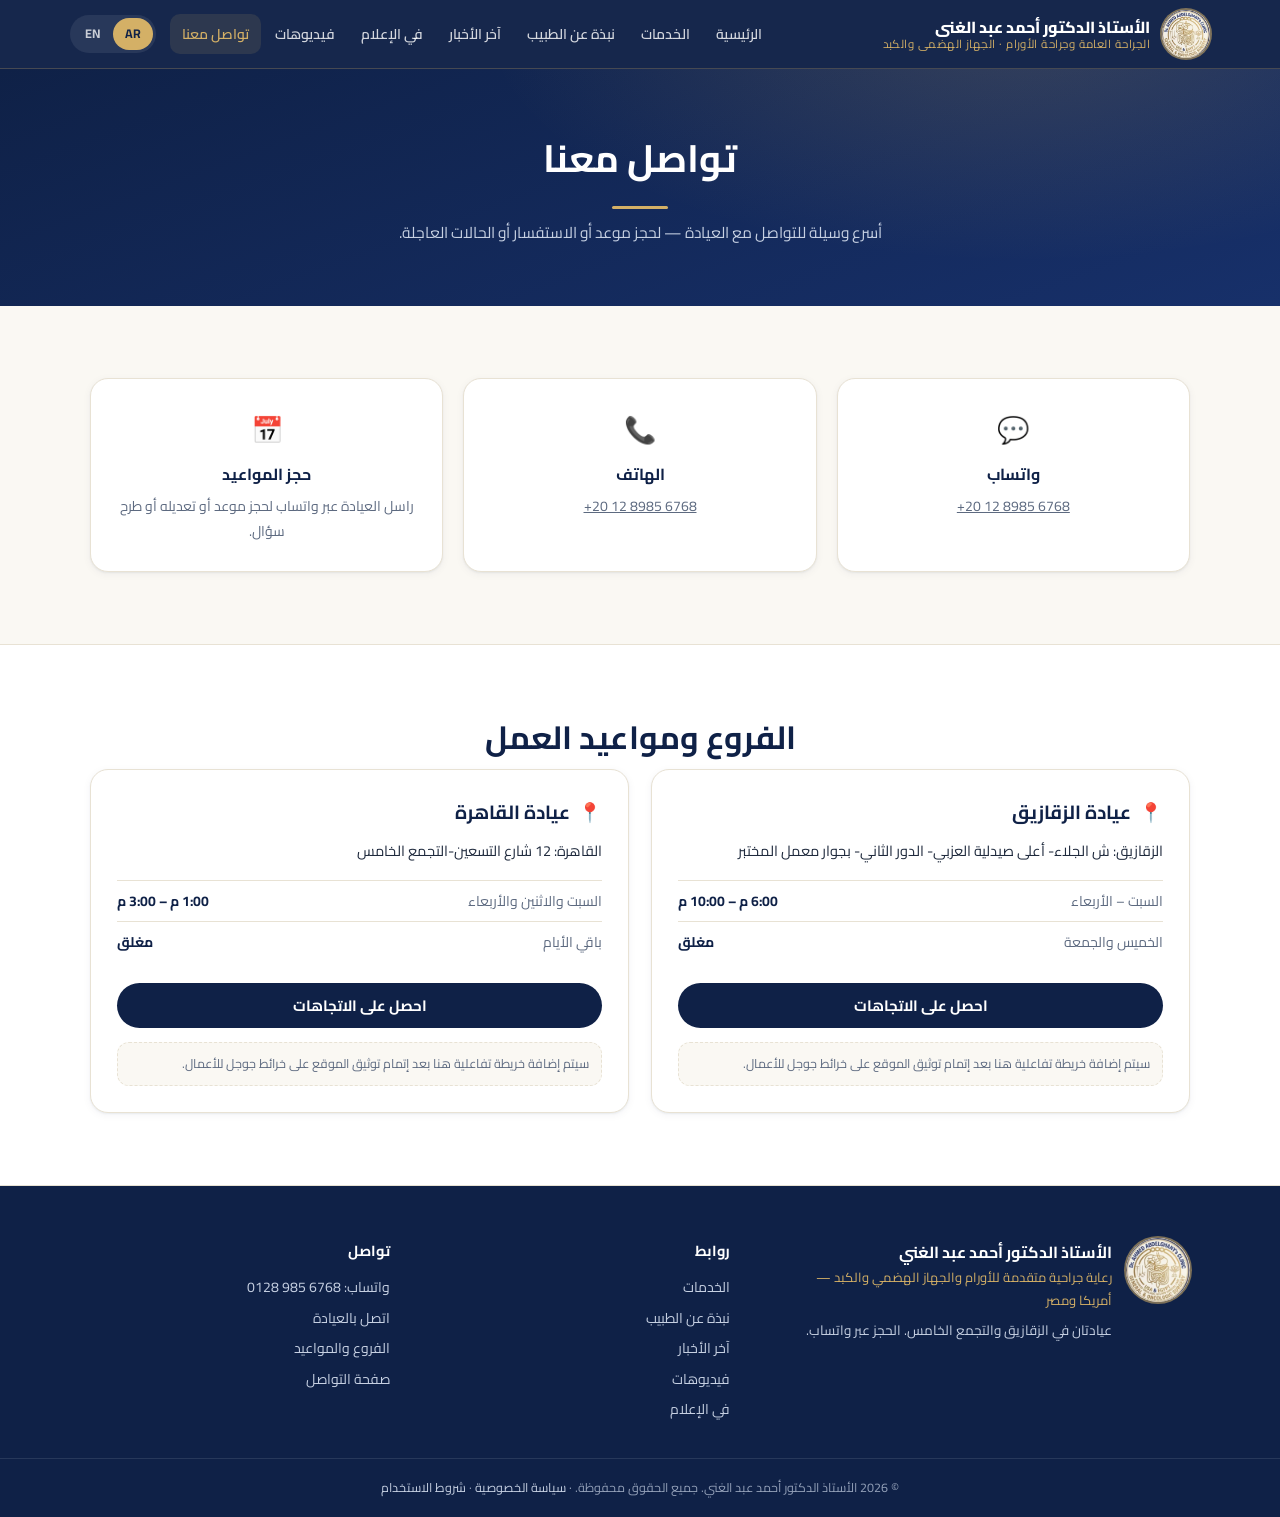
<file: contact.html>
<!DOCTYPE html>
<html lang="ar" dir="rtl">
<head>
<meta charset="UTF-8">
<meta name="viewport" content="width=device-width, initial-scale=1.0">
<title>تواصل معنا — الأستاذ الدكتور أحمد عبد الغني</title>
<meta name="description" content="تواصل مع العيادة عبر واتساب أو الهاتف. فرعان في الزقازيق والقاهرة.">
<meta name="theme-color" content="#15284b">

<meta property="og:type" content="website">
<meta property="og:title" content="Contact — Prof. Dr. Ahmed Abdelghany">
<meta property="og:description" content="Contact the clinic via WhatsApp or phone. Two locations in Zagazig and Cairo.">

<link rel="icon" href="/favicon.ico" sizes="48x48">
<link rel="icon" type="image/png" sizes="32x32" href="/assets/favicon-32.png">
<link rel="icon" type="image/png" sizes="192x192" href="/assets/favicon-192.png">
<link rel="apple-touch-icon" href="/assets/apple-touch-icon.png">
<meta property="og:image" content="https://drahmedabdelghany.com/assets/doctor-880.jpg">

<link rel="preconnect" href="https://fonts.googleapis.com">
<link rel="preconnect" href="https://fonts.gstatic.com" crossorigin>
<link href="https://fonts.googleapis.com/css2?family=Cairo:wght@400;600;700;800&family=Inter:wght@400;500;600;700&family=Playfair+Display:wght@600;700&display=swap" rel="stylesheet">

<link rel="stylesheet" href="assets/style.css?v=20261110">

<script>
var PAGE_TITLES = { en: "Contact — Prof. Dr. Ahmed Abdelghany", ar: "تواصل معنا — الأستاذ الدكتور أحمد عبد الغني" };
</script>
</head>
<body>

<header class="site-header">
  <div class="container nav-row">
    <a class="brand" href="index.html"><img class="brand-logo" src="assets/logo-160.webp" width="48" height="48" alt="" aria-hidden="true"> <span class="brand-text"><span class="brand-name i18n" data-en="Prof. Dr. Ahmed Abdelghany" data-ar="الأستاذ الدكتور أحمد عبد الغني">الأستاذ الدكتور أحمد عبد الغني</span><span class="brand-sub i18n" data-en="General &amp; Oncologic · GI &amp; HPB Surgery" data-ar="الجراحة العامة وجراحة الأورام · الجهاز الهضمي والكبد">الجراحة العامة وجراحة الأورام · الجهاز الهضمي والكبد</span></span></a>
    <div class="nav-right">
      <nav class="main-nav">
        <a href="index.html" class="i18n " data-en="Home" data-ar="الرئيسية">الرئيسية</a>
        <a href="services.html" class="i18n " data-en="Services" data-ar="الخدمات">الخدمات</a>
        <a href="about.html" class="i18n " data-en="About" data-ar="نبذة عن الطبيب">نبذة عن الطبيب</a>
        <a href="updates.html" class="i18n " data-en="Updates" data-ar="آخر الأخبار">آخر الأخبار</a>
        <a href="media.html" class="i18n " data-en="Media" data-ar="في الإعلام">في الإعلام</a>
        <a href="videos.html" class="i18n " data-en="Videos" data-ar="فيديوهات">فيديوهات</a>
        <a href="contact.html" class="i18n active" data-en="Contact" data-ar="تواصل معنا">تواصل معنا</a>
      </nav>
      <div class="lang-switch">
        <button id="btn-lang-ar" onclick="setLang('ar')" type="button">AR</button>
        <button id="btn-lang-en" onclick="setLang('en')" type="button">EN</button>
      </div>
      <button class="nav-toggle" type="button" aria-label="Menu" aria-expanded="false" onclick="snToggleNav(this)"><span></span></button>
    </div>
  </div>
</header>

<section class="page-hero">
  <div class="container">
    <h1 class="i18n" data-en="Contact" data-ar="تواصل معنا">تواصل معنا</h1>
    <p class="i18n" data-en="The fastest way to reach the clinic — for appointments, questions, or urgent guidance." data-ar="أسرع وسيلة للتواصل مع العيادة — لحجز موعد أو الاستفسار أو الحالات العاجلة.">أسرع وسيلة للتواصل مع العيادة — لحجز موعد أو الاستفسار أو الحالات العاجلة.</p>
  </div>
</section>
<section>
  <div class="container">
    <div class="contact-grid">
      <div class="contact-item">
        <div class="icon">💬</div>
        <h3 class="i18n" data-en="WhatsApp" data-ar="واتساب">واتساب</h3>
        <p><a href="https://wa.me/201289856768" target="_blank" rel="noreferrer"><bdi dir="ltr">+20 12 8985 6768</bdi></a></p>
      </div>
      <div class="contact-item">
        <div class="icon">📞</div>
        <h3 class="i18n" data-en="Phone" data-ar="الهاتف">الهاتف</h3>
        <p><a href="tel:+201289856768"><bdi dir="ltr">+20 12 8985 6768</bdi></a></p>
      </div>
      <div class="contact-item">
        <div class="icon">📅</div>
        <h3 class="i18n" data-en="Booking Appointments" data-ar="حجز المواعيد">حجز المواعيد</h3>
        <p class="i18n" data-en="Message the clinic on WhatsApp to book, reschedule, or ask a question." data-ar="راسل العيادة عبر واتساب لحجز موعد أو تعديله أو طرح سؤال.">راسل العيادة عبر واتساب لحجز موعد أو تعديله أو طرح سؤال.</p>
      </div>
    </div>
  </div>
</section>

<section id="locations" class="alt">
  <div class="container">
    <h2 class="section-title i18n" data-en="Locations &amp; Hours" data-ar="الفروع ومواعيد العمل">الفروع ومواعيد العمل</h2>
    <div class="locations-grid">

      <div class="location-card">
        <h3><span aria-hidden="true">📍</span> <span class="i18n" data-en="Zagazig Clinic" data-ar="عيادة الزقازيق">عيادة الزقازيق</span></h3>
        <p class="address-ar">الزقازيق: ش الجلاء- أعلى صيدلية العزبي- الدور الثاني- بجوار معمل المختبر</p>
        <table class="hours-table">
          <tr><td class="i18n" data-en="Saturday – Wednesday" data-ar="السبت – الأربعاء">السبت – الأربعاء</td><td class="i18n" data-en="6:00 PM – 10:00 PM" data-ar="6:00 م – 10:00 م">6:00 م – 10:00 م</td></tr>
          <tr><td class="i18n" data-en="Thursday &amp; Friday" data-ar="الخميس والجمعة">الخميس والجمعة</td><td class="i18n" data-en="Closed" data-ar="مغلق">مغلق</td></tr>
        </table>
        <a class="btn btn-primary i18n" style="width:100%; justify-content:center;" data-en="Get Directions" data-ar="احصل على الاتجاهات" target="_blank" rel="noreferrer"
           href="https://www.google.com/maps/search/?api=1&query=%D8%A7%D9%84%D8%B2%D9%82%D8%A7%D8%B2%D9%8A%D9%82%20%D8%B4%20%D8%A7%D9%84%D8%AC%D9%84%D8%A7%D8%A1%20%D8%A3%D8%B9%D9%84%D9%89%20%D8%B5%D9%8A%D8%AF%D9%84%D9%8A%D8%A9%20%D8%A7%D9%84%D8%B9%D8%B2%D8%A8%D9%8A">احصل على الاتجاهات</a>
        <div class="map-note i18n" data-en="Interactive map embed will be added here once Google Business location verification is complete." data-ar="سيتم إضافة خريطة تفاعلية هنا بعد إتمام توثيق الموقع على خرائط جوجل للأعمال.">سيتم إضافة خريطة تفاعلية هنا بعد إتمام توثيق الموقع على خرائط جوجل للأعمال.</div>
      </div>

      <div class="location-card">
        <h3><span aria-hidden="true">📍</span> <span class="i18n" data-en="Cairo Clinic" data-ar="عيادة القاهرة">عيادة القاهرة</span></h3>
        <p class="address-ar">القاهرة: 12 شارع التسعين-التجمع الخامس</p>
        <table class="hours-table">
          <tr><td class="i18n" data-en="Saturday, Monday, Wednesday" data-ar="السبت والاثنين والأربعاء">السبت والاثنين والأربعاء</td><td class="i18n" data-en="1:00 PM – 3:00 PM" data-ar="1:00 م – 3:00 م">1:00 م – 3:00 م</td></tr>
          <tr><td class="i18n" data-en="Other days" data-ar="باقي الأيام">باقي الأيام</td><td class="i18n" data-en="Closed" data-ar="مغلق">مغلق</td></tr>
        </table>
        <a class="btn btn-primary i18n" style="width:100%; justify-content:center;" data-en="Get Directions" data-ar="احصل على الاتجاهات" target="_blank" rel="noreferrer"
           href="https://www.google.com/maps/search/?api=1&query=12%20%D8%B4%D8%A7%D8%B1%D8%B9%20%D8%A7%D9%84%D8%AA%D8%B3%D8%B9%D9%8A%D9%86%20%D8%A7%D9%84%D8%AA%D8%AC%D9%85%D8%B9%20%D8%A7%D9%84%D8%AE%D8%A7%D9%85%D8%B3%20%D8%A7%D9%84%D9%82%D8%A7%D9%87%D8%B1%D8%A9">احصل على الاتجاهات</a>
        <div class="map-note i18n" data-en="Interactive map embed will be added here once Google Business location verification is complete." data-ar="سيتم إضافة خريطة تفاعلية هنا بعد إتمام توثيق الموقع على خرائط جوجل للأعمال.">سيتم إضافة خريطة تفاعلية هنا بعد إتمام توثيق الموقع على خرائط جوجل للأعمال.</div>
      </div>

    </div>
  </div>
</section>

<footer>
  <div class="container footer-grid">
    <div class="footer-brand">
      <img src="assets/logo-160.webp" width="64" height="64" alt="" aria-hidden="true">
      <div>
        <strong class="i18n" data-en="Prof. Dr. Ahmed Abdelghany" data-ar="الأستاذ الدكتور أحمد عبد الغني">الأستاذ الدكتور أحمد عبد الغني</strong>
        <span class="i18n" data-en="Advanced Oncologic, GI &amp; HPB Surgical Care — USA &amp; Egypt" data-ar="رعاية جراحية متقدمة للأورام والجهاز الهضمي والكبد — أمريكا&nbsp;ومصر">رعاية جراحية متقدمة للأورام والجهاز الهضمي والكبد — أمريكا&nbsp;ومصر</span>
        <p class="i18n" data-en="Clinics in Zagazig and New Cairo (Fifth Settlement). Appointments by WhatsApp." data-ar="عيادتان في الزقازيق والتجمع الخامس. الحجز عبر واتساب.">عيادتان في الزقازيق والتجمع الخامس. الحجز عبر واتساب.</p>
      </div>
    </div>
    <div>
      <h4 class="i18n" data-en="Explore" data-ar="روابط">روابط</h4>
      <ul>
        <li><a href="services.html" class="i18n" data-en="Services" data-ar="الخدمات">الخدمات</a></li>
        <li><a href="about.html" class="i18n" data-en="About the Doctor" data-ar="نبذة عن الطبيب">نبذة عن الطبيب</a></li>
        <li><a href="updates.html" class="i18n" data-en="Updates" data-ar="آخر الأخبار">آخر الأخبار</a></li>
        <li><a href="videos.html" class="i18n" data-en="Videos" data-ar="فيديوهات">فيديوهات</a></li>
        <li><a href="media.html" class="i18n" data-en="In the Media" data-ar="في الإعلام">في الإعلام</a></li>
      </ul>
    </div>
    <div>
      <h4 class="i18n" data-en="Contact" data-ar="تواصل">تواصل</h4>
      <ul>
        <li><a href="https://wa.me/201289856768?text=%D9%85%D8%B1%D8%AD%D8%A8%D8%A7%D8%8C%20%D8%A3%D8%B1%D8%BA%D8%A8%20%D9%81%D9%8A%20%D8%AD%D8%AC%D8%B2%20%D9%85%D9%88%D8%B9%D8%AF" class="i18n" target="_blank" rel="noreferrer" data-en="WhatsApp: <bdi dir='ltr'>0128 985 6768</bdi>" data-ar="واتساب: <bdi dir='ltr'>0128 985 6768</bdi>">واتساب: <bdi dir='ltr'>0128 985 6768</bdi></a></li>
        <li><a href="tel:+201289856768" class="i18n" data-en="Call the clinic" data-ar="اتصل بالعيادة">اتصل بالعيادة</a></li>
        <li><a href="index.html#locations" class="i18n" data-en="Locations &amp; hours" data-ar="الفروع والمواعيد">الفروع والمواعيد</a></li>
        <li><a href="contact.html" class="i18n" data-en="Contact page" data-ar="صفحة التواصل">صفحة التواصل</a></li>
      </ul>
    </div>
  </div>
  <div class="footer-bottom">
    <span class="i18n" data-en="© <span id='year-en'></span> Prof. Dr. Ahmed Abdelghany. All rights reserved." data-ar="© <span id='year-ar'></span> الأستاذ الدكتور أحمد عبد الغني. جميع الحقوق محفوظة.">© <span id="year-ar"></span> الأستاذ الدكتور أحمد عبد الغني. جميع الحقوق محفوظة.</span>
    · <a href="privacy.html" class="i18n" data-en="Privacy Policy" data-ar="سياسة الخصوصية">سياسة الخصوصية</a>
    · <a href="terms.html" class="i18n" data-en="Terms of Service" data-ar="شروط الاستخدام">شروط الاستخدام</a>
  </div>
</footer>

<script src="assets/site.js?v=20261110"></script>
  <!-- 💬 Chat with the clinic (general questions; booking via WhatsApp / Messenger / Instagram) -->
  <script src="https://api.drahmedabdelghany.com/api/public/webchat/widget.js" defer></script>
</body>
</html>
</file>
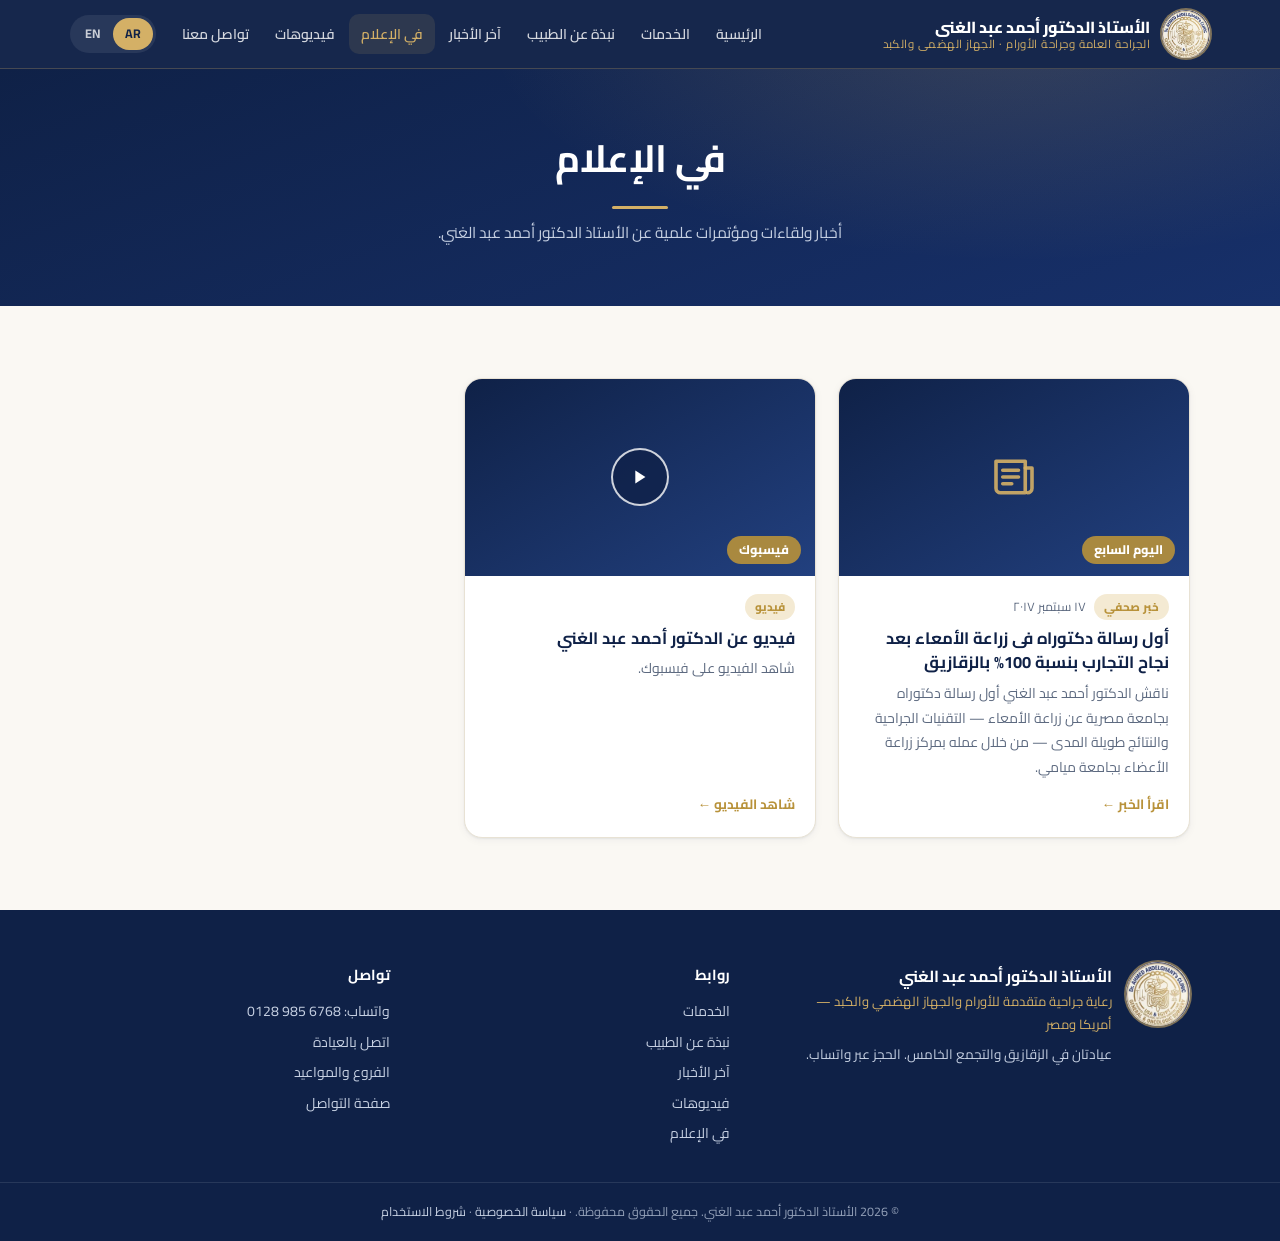
<file: media.html>
<!DOCTYPE html>
<html lang="ar" dir="rtl">
<head>
<meta charset="UTF-8">
<meta name="viewport" content="width=device-width, initial-scale=1.0">
<title>في الإعلام — الأستاذ الدكتور أحمد عبد الغني</title>
<meta name="description" content="أخبار ولقاءات ومؤتمرات علمية عن الأستاذ الدكتور أحمد عبد الغني.">
<meta name="theme-color" content="#15284b">

<meta property="og:type" content="website">
<meta property="og:title" content="About — Prof. Dr. Ahmed Abdelghany">
<meta property="og:description" content="Board-certified surgeon and consultant in hepatobiliary, pancreatic, and GI surgery, with training and academic experience in the USA and Egypt.">

<link rel="icon" href="/favicon.ico" sizes="48x48">
<link rel="icon" type="image/png" sizes="32x32" href="/assets/favicon-32.png">
<link rel="icon" type="image/png" sizes="192x192" href="/assets/favicon-192.png">
<link rel="apple-touch-icon" href="/assets/apple-touch-icon.png">
<meta property="og:image" content="https://drahmedabdelghany.com/assets/doctor-880.jpg">

<link rel="preconnect" href="https://fonts.googleapis.com">
<link rel="preconnect" href="https://fonts.gstatic.com" crossorigin>
<link href="https://fonts.googleapis.com/css2?family=Cairo:wght@400;600;700;800&family=Inter:wght@400;500;600;700&family=Playfair+Display:wght@600;700&display=swap" rel="stylesheet">

<link rel="stylesheet" href="assets/style.css?v=20261110">

<script>
var PAGE_TITLES = { en: "In the Media — Prof. Dr. Ahmed Abdelghany", ar: "في الإعلام — الأستاذ الدكتور أحمد عبد الغني" };
</script>
</head>
<body>

<header class="site-header">
  <div class="container nav-row">
    <a class="brand" href="index.html"><img class="brand-logo" src="assets/logo-160.webp" width="48" height="48" alt="" aria-hidden="true"> <span class="brand-text"><span class="brand-name i18n" data-en="Prof. Dr. Ahmed Abdelghany" data-ar="الأستاذ الدكتور أحمد عبد الغني">الأستاذ الدكتور أحمد عبد الغني</span><span class="brand-sub i18n" data-en="General &amp; Oncologic · GI &amp; HPB Surgery" data-ar="الجراحة العامة وجراحة الأورام · الجهاز الهضمي والكبد">الجراحة العامة وجراحة الأورام · الجهاز الهضمي والكبد</span></span></a>
    <div class="nav-right">
      <nav class="main-nav">
        <a href="index.html" class="i18n " data-en="Home" data-ar="الرئيسية">الرئيسية</a>
        <a href="services.html" class="i18n " data-en="Services" data-ar="الخدمات">الخدمات</a>
        <a href="about.html" class="i18n " data-en="About" data-ar="نبذة عن الطبيب">نبذة عن الطبيب</a>
        <a href="updates.html" class="i18n " data-en="Updates" data-ar="آخر الأخبار">آخر الأخبار</a>
        <a href="media.html" class="i18n active" data-en="Media" data-ar="في الإعلام">في الإعلام</a>
        <a href="videos.html" class="i18n " data-en="Videos" data-ar="فيديوهات">فيديوهات</a>
        <a href="contact.html" class="i18n " data-en="Contact" data-ar="تواصل معنا">تواصل معنا</a>
      </nav>
      <div class="lang-switch">
        <button id="btn-lang-ar" onclick="setLang('ar')" type="button">AR</button>
        <button id="btn-lang-en" onclick="setLang('en')" type="button">EN</button>
      </div>
      <button class="nav-toggle" type="button" aria-label="Menu" aria-expanded="false" onclick="snToggleNav(this)"><span></span></button>
    </div>
  </div>
</header>

<section class="page-hero">
  <div class="container">
    <h1 class="i18n" data-en="In the Media" data-ar="في الإعلام">في الإعلام</h1>
    <p class="i18n" data-en="News coverage, interviews and scientific meetings featuring Prof. Dr. Ahmed Abdelghany." data-ar="أخبار ولقاءات ومؤتمرات علمية عن الأستاذ الدكتور أحمد عبد الغني.">أخبار ولقاءات ومؤتمرات علمية عن الأستاذ الدكتور أحمد عبد الغني.</p>
  </div>
</section>

<section>
  <div class="container">
    <div class="media-grid">
      <a class="media-card" href="https://www.youm7.com/story/2017/9/17/%D8%A3%D9%88%D9%84-%D8%B1%D8%B3%D8%A7%D9%84%D8%A9-%D8%AF%D9%83%D8%AA%D9%88%D8%B1%D8%A7%D9%87-%D9%81%D9%89-%D8%B2%D8%B1%D8%A7%D8%B9%D8%A9-%D8%A7%D9%84%D8%A3%D9%85%D8%B9%D8%A7%D8%A1-%D8%A8%D8%B9%D8%AF-%D9%86%D8%AC%D8%A7%D8%AD-%D8%A7%D9%84%D8%AA%D8%AC%D8%A7%D8%B1%D8%A8-%D8%A8%D9%86%D8%B3%D8%A8%D8%A9/3416331" target="_blank" rel="noopener">
        <div class="media-thumb"><div class="media-type-big"><svg width="54" height="54" viewBox="0 0 24 24" fill="none" stroke="currentColor" stroke-width="1.6" stroke-linecap="round" stroke-linejoin="round"><path d="M4 5h13v14H6a2 2 0 0 1-2-2z"/><path d="M17 8h3v9a2 2 0 0 1-2 2"/><path d="M7 9h7M7 12h7M7 15h4"/></svg></div><span class="media-outlet i18n" data-en="Youm7" data-ar="اليوم السابع">اليوم السابع</span></div>
        <div class="media-body">
          <div class="media-meta"><span class="media-pill i18n" data-en="News" data-ar="خبر صحفي">خبر صحفي</span><span class="i18n" data-en="17 September 2017" data-ar="١٧ سبتمبر ٢٠١٧">١٧ سبتمبر ٢٠١٧</span></div>
          <h3 class="i18n" data-en="First PhD thesis on intestinal transplantation, Zagazig University" data-ar="أول رسالة دكتوراه فى زراعة الأمعاء بعد نجاح التجارب بنسبة 100% بالزقازيق">أول رسالة دكتوراه فى زراعة الأمعاء بعد نجاح التجارب بنسبة 100% بالزقازيق</h3>
          <p class="i18n" data-en="Dr. Ahmed Abdelghany defended the first doctoral thesis at an Egyptian university on intestinal transplantation — surgical techniques and long-term results — based on his work at the University of Miami transplant center." data-ar="ناقش الدكتور أحمد عبد الغني أول رسالة دكتوراه بجامعة مصرية عن زراعة الأمعاء — التقنيات الجراحية والنتائج طويلة المدى — من خلال عمله بمركز زراعة الأعضاء بجامعة ميامي.">ناقش الدكتور أحمد عبد الغني أول رسالة دكتوراه بجامعة مصرية عن زراعة الأمعاء — التقنيات الجراحية والنتائج طويلة المدى — من خلال عمله بمركز زراعة الأعضاء بجامعة ميامي.</p>
          <span class="media-more i18n" data-en="Read the article →" data-ar="اقرأ الخبر ←">اقرأ الخبر ←</span>
        </div>
      </a>
      <a class="media-card" href="https://www.facebook.com/reel/10154754627586752" target="_blank" rel="noopener">
        <div class="media-thumb"><div class="play"><svg width="22" height="22" viewBox="0 0 24 24" fill="currentColor"><path d="M8 5v14l11-7z"/></svg></div><span class="media-outlet i18n" data-en="Facebook" data-ar="فيسبوك">فيسبوك</span></div>
        <div class="media-body">
          <div class="media-meta"><span class="media-pill i18n" data-en="Video" data-ar="فيديو">فيديو</span></div>
          <h3 class="i18n" data-en="Video feature about Dr. Ahmed Abdelghany" data-ar="فيديو عن الدكتور أحمد عبد الغني">فيديو عن الدكتور أحمد عبد الغني</h3>
          <p class="i18n" data-en="Watch on Facebook." data-ar="شاهد الفيديو على فيسبوك.">شاهد الفيديو على فيسبوك.</p>
          <span class="media-more i18n" data-en="Watch the video →" data-ar="شاهد الفيديو ←">شاهد الفيديو ←</span>
        </div>
      </a>
    </div>
  </div>
</section>

<footer>
  <div class="container footer-grid">
    <div class="footer-brand">
      <img src="assets/logo-160.webp" width="64" height="64" alt="" aria-hidden="true">
      <div>
        <strong class="i18n" data-en="Prof. Dr. Ahmed Abdelghany" data-ar="الأستاذ الدكتور أحمد عبد الغني">الأستاذ الدكتور أحمد عبد الغني</strong>
        <span class="i18n" data-en="Advanced Oncologic, GI &amp; HPB Surgical Care — USA &amp; Egypt" data-ar="رعاية جراحية متقدمة للأورام والجهاز الهضمي والكبد — أمريكا&nbsp;ومصر">رعاية جراحية متقدمة للأورام والجهاز الهضمي والكبد — أمريكا&nbsp;ومصر</span>
        <p class="i18n" data-en="Clinics in Zagazig and New Cairo (Fifth Settlement). Appointments by WhatsApp." data-ar="عيادتان في الزقازيق والتجمع الخامس. الحجز عبر واتساب.">عيادتان في الزقازيق والتجمع الخامس. الحجز عبر واتساب.</p>
      </div>
    </div>
    <div>
      <h4 class="i18n" data-en="Explore" data-ar="روابط">روابط</h4>
      <ul>
        <li><a href="services.html" class="i18n" data-en="Services" data-ar="الخدمات">الخدمات</a></li>
        <li><a href="about.html" class="i18n" data-en="About the Doctor" data-ar="نبذة عن الطبيب">نبذة عن الطبيب</a></li>
        <li><a href="updates.html" class="i18n" data-en="Updates" data-ar="آخر الأخبار">آخر الأخبار</a></li>
        <li><a href="videos.html" class="i18n" data-en="Videos" data-ar="فيديوهات">فيديوهات</a></li>
        <li><a href="media.html" class="i18n" data-en="In the Media" data-ar="في الإعلام">في الإعلام</a></li>
      </ul>
    </div>
    <div>
      <h4 class="i18n" data-en="Contact" data-ar="تواصل">تواصل</h4>
      <ul>
        <li><a href="https://wa.me/201289856768?text=%D9%85%D8%B1%D8%AD%D8%A8%D8%A7%D8%8C%20%D8%A3%D8%B1%D8%BA%D8%A8%20%D9%81%D9%8A%20%D8%AD%D8%AC%D8%B2%20%D9%85%D9%88%D8%B9%D8%AF" class="i18n" target="_blank" rel="noreferrer" data-en="WhatsApp: <bdi dir='ltr'>0128 985 6768</bdi>" data-ar="واتساب: <bdi dir='ltr'>0128 985 6768</bdi>">واتساب: <bdi dir='ltr'>0128 985 6768</bdi></a></li>
        <li><a href="tel:+201289856768" class="i18n" data-en="Call the clinic" data-ar="اتصل بالعيادة">اتصل بالعيادة</a></li>
        <li><a href="index.html#locations" class="i18n" data-en="Locations &amp; hours" data-ar="الفروع والمواعيد">الفروع والمواعيد</a></li>
        <li><a href="contact.html" class="i18n" data-en="Contact page" data-ar="صفحة التواصل">صفحة التواصل</a></li>
      </ul>
    </div>
  </div>
  <div class="footer-bottom">
    <span class="i18n" data-en="© <span id='year-en'></span> Prof. Dr. Ahmed Abdelghany. All rights reserved." data-ar="© <span id='year-ar'></span> الأستاذ الدكتور أحمد عبد الغني. جميع الحقوق محفوظة.">© <span id="year-ar"></span> الأستاذ الدكتور أحمد عبد الغني. جميع الحقوق محفوظة.</span>
    · <a href="privacy.html" class="i18n" data-en="Privacy Policy" data-ar="سياسة الخصوصية">سياسة الخصوصية</a>
    · <a href="terms.html" class="i18n" data-en="Terms of Service" data-ar="شروط الاستخدام">شروط الاستخدام</a>
  </div>
</footer>

<script src="assets/site.js?v=20261110"></script>
  <!-- 💬 Chat with the clinic (general questions; booking via WhatsApp / Messenger / Instagram) -->
  <script src="https://api.drahmedabdelghany.com/api/public/webchat/widget.js" defer></script>
</body>
</html>
</file>
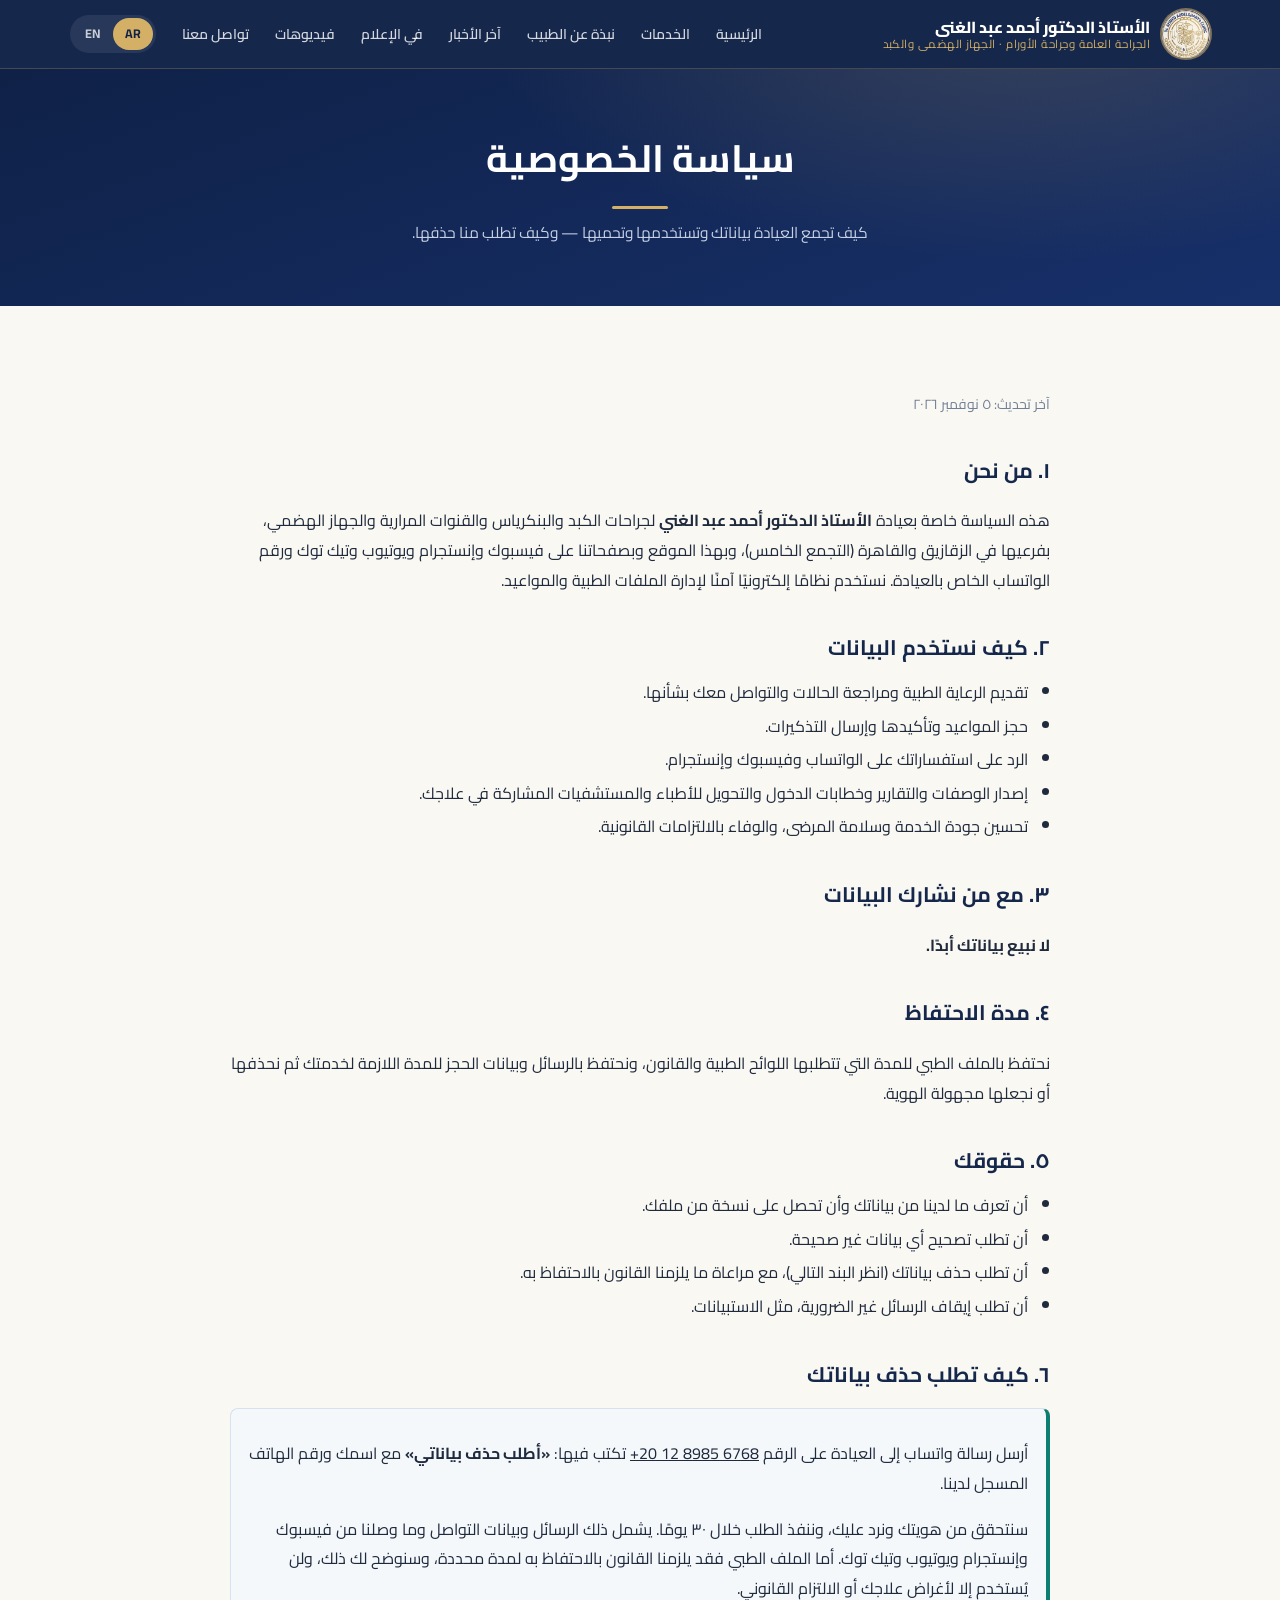
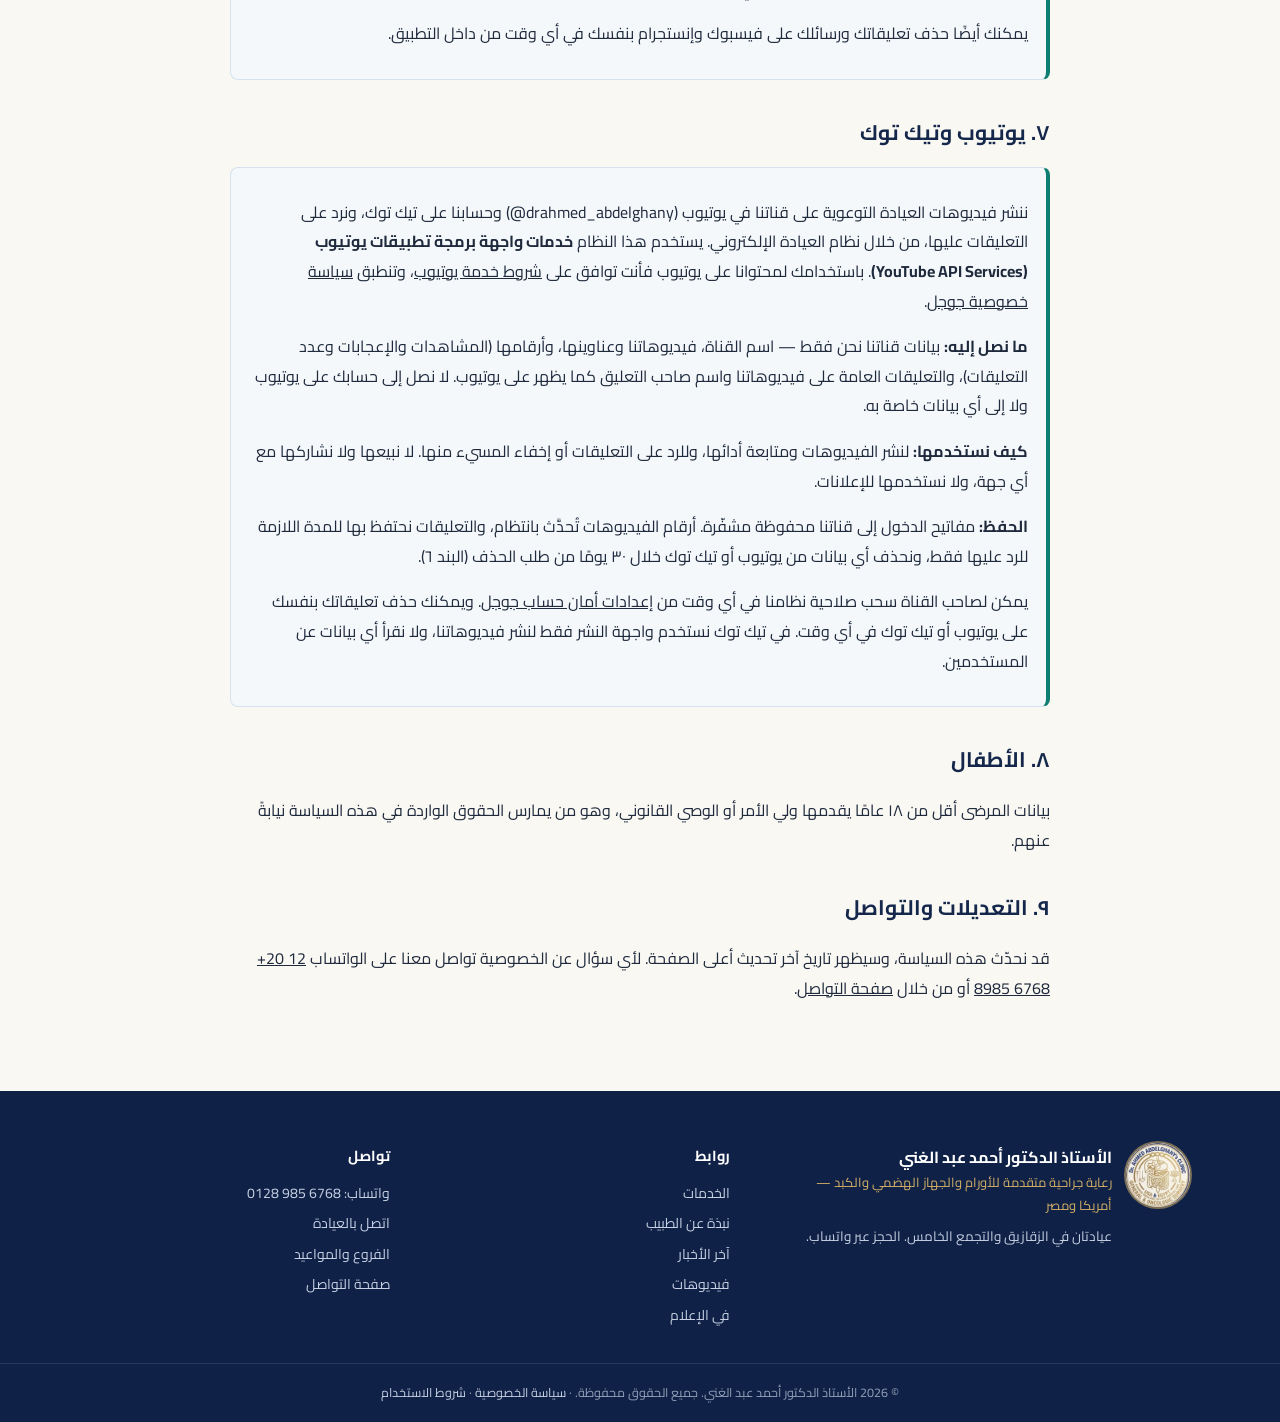
<file: privacy.html>
<!DOCTYPE html>
<html lang="ar" dir="rtl">
<head>
<meta charset="UTF-8">
<meta name="viewport" content="width=device-width, initial-scale=1.0">
<title>سياسة الخصوصية — الأستاذ الدكتور أحمد عبد الغني</title>
<meta name="description" content="كيف تجمع عيادة الأستاذ الدكتور أحمد عبد الغني بياناتك وتستخدمها وتحميها، وكيف تطلب حذفها.">
<meta name="theme-color" content="#15284b">
<meta property="og:type" content="website">
<meta property="og:title" content="Privacy Policy — Prof. Dr. Ahmed Abdelghany">
<meta property="og:description" content="How the clinic collects, uses and protects your information, and how to ask for it to be deleted.">
<link rel="icon" href="/favicon.ico" sizes="48x48">
<link rel="icon" type="image/png" sizes="32x32" href="/assets/favicon-32.png">
<link rel="icon" type="image/png" sizes="192x192" href="/assets/favicon-192.png">
<link rel="apple-touch-icon" href="/assets/apple-touch-icon.png">
<meta property="og:image" content="https://drahmedabdelghany.com/assets/doctor-880.jpg">
<link rel="preconnect" href="https://fonts.googleapis.com">
<link rel="preconnect" href="https://fonts.gstatic.com" crossorigin>
<link href="https://fonts.googleapis.com/css2?family=Cairo:wght@400;600;700;800&family=Inter:wght@400;500;600;700&family=Playfair+Display:wght@600;700&display=swap" rel="stylesheet">
<link rel="stylesheet" href="assets/style.css?v=20261110">
<style>
  .policy { max-width: 820px; margin: 0 auto; line-height: 1.85; font-size: 16px; }
  .policy h2 { color: #15284b; font-size: 21px; margin: 34px 0 10px; }
  .policy ul { padding-inline-start: 22px; margin: 6px 0 12px; }
  .policy li { margin: 4px 0; }
  .policy .updated { color: #718096; font-size: 14px; }
  .policy .box { background: #f4f8fb; border: 1px solid #d6e2ee; border-inline-start: 4px solid #0e7d72; border-radius: 8px; padding: 14px 18px; margin: 14px 0; }
  .policy[data-lang] { display: none; }
  html[lang="ar"] .policy[data-lang="ar"], html[lang="en"] .policy[data-lang="en"] { display: block; }
</style>
<script>
var PAGE_TITLES = { en: "Privacy Policy — Prof. Dr. Ahmed Abdelghany", ar: "سياسة الخصوصية — الأستاذ الدكتور أحمد عبد الغني" };
</script>
</head>
<body>

<header class="site-header">
  <div class="container nav-row">
    <a class="brand" href="index.html"><img class="brand-logo" src="assets/logo-160.webp" width="48" height="48" alt="" aria-hidden="true"> <span class="brand-text"><span class="brand-name i18n" data-en="Prof. Dr. Ahmed Abdelghany" data-ar="الأستاذ الدكتور أحمد عبد الغني">الأستاذ الدكتور أحمد عبد الغني</span><span class="brand-sub i18n" data-en="General &amp; Oncologic · GI &amp; HPB Surgery" data-ar="الجراحة العامة وجراحة الأورام · الجهاز الهضمي والكبد">الجراحة العامة وجراحة الأورام · الجهاز الهضمي والكبد</span></span></a>
    <div class="nav-right">
      <nav class="main-nav">
        <a href="index.html" class="i18n " data-en="Home" data-ar="الرئيسية">الرئيسية</a>
        <a href="services.html" class="i18n " data-en="Services" data-ar="الخدمات">الخدمات</a>
        <a href="about.html" class="i18n " data-en="About" data-ar="نبذة عن الطبيب">نبذة عن الطبيب</a>
        <a href="updates.html" class="i18n " data-en="Updates" data-ar="آخر الأخبار">آخر الأخبار</a>
        <a href="media.html" class="i18n " data-en="Media" data-ar="في الإعلام">في الإعلام</a>
        <a href="videos.html" class="i18n " data-en="Videos" data-ar="فيديوهات">فيديوهات</a>
        <a href="contact.html" class="i18n " data-en="Contact" data-ar="تواصل معنا">تواصل معنا</a>
      </nav>
      <div class="lang-switch">
        <button id="btn-lang-ar" onclick="setLang('ar')" type="button">AR</button>
        <button id="btn-lang-en" onclick="setLang('en')" type="button">EN</button>
      </div>
      <button class="nav-toggle" type="button" aria-label="Menu" aria-expanded="false" onclick="snToggleNav(this)"><span></span></button>
    </div>
  </div>
</header>

<section class="page-hero">
  <div class="container">
    <h1 class="i18n" data-en="Privacy Policy" data-ar="سياسة الخصوصية">سياسة الخصوصية</h1>
    <p class="i18n" data-en="How the clinic collects, uses and protects your information — and how to ask us to delete it." data-ar="كيف تجمع العيادة بياناتك وتستخدمها وتحميها — وكيف تطلب منا حذفها.">كيف تجمع العيادة بياناتك وتستخدمها وتحميها — وكيف تطلب منا حذفها.</p>
  </div>
</section>

<section>
  <div class="container">

<!-- ===================== العربية ===================== -->
<article class="policy" data-lang="ar" dir="rtl">
  <p class="updated">آخر تحديث: ٥ نوفمبر ٢٠٢٦</p>

  <h2>١. من نحن</h2>
  <p>هذه السياسة خاصة بعيادة <b>الأستاذ الدكتور أحمد عبد الغني</b> لجراحات الكبد والبنكرياس والقنوات المرارية والجهاز الهضمي، بفرعيها في الزقازيق والقاهرة (التجمع الخامس)، وبهذا الموقع وبصفحاتنا على فيسبوك وإنستجرام ويوتيوب وتيك توك ورقم الواتساب الخاص بالعيادة. نستخدم نظامًا إلكترونيًا آمنًا لإدارة الملفات الطبية والمواعيد.</p>

  <h2>٢. كيف نستخدم البيانات</h2>
  <ul>
    <li>تقديم الرعاية الطبية ومراجعة الحالات والتواصل معك بشأنها.</li>
    <li>حجز المواعيد وتأكيدها وإرسال التذكيرات.</li>
    <li>الرد على استفساراتك على الواتساب وفيسبوك وإنستجرام.</li>
    <li>إصدار الوصفات والتقارير وخطابات الدخول والتحويل للأطباء والمستشفيات المشاركة في علاجك.</li>
    <li>تحسين جودة الخدمة وسلامة المرضى، والوفاء بالالتزامات القانونية.</li>
  </ul>

  <h2>٣. مع من نشارك البيانات</h2>
  <p><b>لا نبيع بياناتك أبدًا.</b></p>

  <h2>٤. مدة الاحتفاظ</h2>
  <p>نحتفظ بالملف الطبي للمدة التي تتطلبها اللوائح الطبية والقانون، ونحتفظ بالرسائل وبيانات الحجز للمدة اللازمة لخدمتك ثم نحذفها أو نجعلها مجهولة الهوية.</p>

  <h2>٥. حقوقك</h2>
  <ul>
    <li>أن تعرف ما لدينا من بياناتك وأن تحصل على نسخة من ملفك.</li>
    <li>أن تطلب تصحيح أي بيانات غير صحيحة.</li>
    <li>أن تطلب حذف بياناتك (انظر البند التالي)، مع مراعاة ما يلزمنا القانون بالاحتفاظ به.</li>
    <li>أن تطلب إيقاف الرسائل غير الضرورية، مثل الاستبيانات.</li>
  </ul>

  <h2 id="data-deletion">٦. كيف تطلب حذف بياناتك</h2>
  <div class="box">
    <p>أرسل رسالة واتساب إلى العيادة على الرقم <a href="https://wa.me/201289856768"><bdi dir="ltr">+20 12 8985 6768</bdi></a> تكتب فيها: <b>«أطلب حذف بياناتي»</b> مع اسمك ورقم الهاتف المسجل لدينا.</p>
    <p>سنتحقق من هويتك ونرد عليك، وننفذ الطلب خلال ٣٠ يومًا. يشمل ذلك الرسائل وبيانات التواصل وما وصلنا من فيسبوك وإنستجرام ويوتيوب وتيك توك. أما الملف الطبي فقد يلزمنا القانون بالاحتفاظ به لمدة محددة، وسنوضح لك ذلك، ولن يُستخدم إلا لأغراض علاجك أو الالتزام القانوني.</p>
    <p>يمكنك أيضًا حذف تعليقاتك ورسائلك على فيسبوك وإنستجرام بنفسك في أي وقت من داخل التطبيق.</p>
  </div>

  <h2 id="youtube">٧. يوتيوب وتيك توك</h2>
  <div class="box">
    <p>ننشر فيديوهات العيادة التوعوية على قناتنا في يوتيوب (<bdi dir="ltr">@drahmed_abdelghany</bdi>) وحسابنا على تيك توك، ونرد على التعليقات عليها، من خلال نظام العيادة الإلكتروني. يستخدم هذا النظام <b>خدمات واجهة برمجة تطبيقات يوتيوب (YouTube API Services)</b>. باستخدامك لمحتوانا على يوتيوب فأنت توافق على <a href="https://www.youtube.com/t/terms" target="_blank" rel="noopener">شروط خدمة يوتيوب</a>، وتنطبق <a href="https://policies.google.com/privacy" target="_blank" rel="noopener">سياسة خصوصية جوجل</a>.</p>
    <p><b>ما نصل إليه:</b> بيانات قناتنا نحن فقط — اسم القناة، فيديوهاتنا وعناوينها، وأرقامها (المشاهدات والإعجابات وعدد التعليقات)، والتعليقات العامة على فيديوهاتنا واسم صاحب التعليق كما يظهر على يوتيوب. لا نصل إلى حسابك على يوتيوب ولا إلى أي بيانات خاصة به.</p>
    <p><b>كيف نستخدمها:</b> لنشر الفيديوهات ومتابعة أدائها، وللرد على التعليقات أو إخفاء المسيء منها. لا نبيعها ولا نشاركها مع أي جهة، ولا نستخدمها للإعلانات.</p>
    <p><b>الحفظ:</b> مفاتيح الدخول إلى قناتنا محفوظة مشفّرة. أرقام الفيديوهات تُحدَّث بانتظام، والتعليقات نحتفظ بها للمدة اللازمة للرد عليها فقط، ونحذف أي بيانات من يوتيوب أو تيك توك خلال ٣٠ يومًا من طلب الحذف (البند ٦).</p>
    <p>يمكن لصاحب القناة سحب صلاحية نظامنا في أي وقت من <a href="https://security.google.com/settings/security/permissions" target="_blank" rel="noopener">إعدادات أمان حساب جوجل</a>. ويمكنك حذف تعليقاتك بنفسك على يوتيوب أو تيك توك في أي وقت. في تيك توك نستخدم واجهة النشر فقط لنشر فيديوهاتنا، ولا نقرأ أي بيانات عن المستخدمين.</p>
  </div>

  <h2>٨. الأطفال</h2>
  <p>بيانات المرضى أقل من ١٨ عامًا يقدمها ولي الأمر أو الوصي القانوني، وهو من يمارس الحقوق الواردة في هذه السياسة نيابةً عنهم.</p>

  <h2>٩. التعديلات والتواصل</h2>
  <p>قد نحدّث هذه السياسة، وسيظهر تاريخ آخر تحديث أعلى الصفحة. لأي سؤال عن الخصوصية تواصل معنا على الواتساب <a href="https://wa.me/201289856768"><bdi dir="ltr">+20 12 8985 6768</bdi></a> أو من خلال <a href="contact.html">صفحة التواصل</a>.</p>
</article>

<!-- ===================== English ===================== -->
<article class="policy" data-lang="en" dir="ltr">
  <p class="updated">Last updated: 5 November 2026</p>

  <h2>1. Who we are</h2>
  <p>This policy covers the clinic of <b>Prof. Dr. Ahmed Abdelghany</b> (HPB &amp; GI surgery) in Zagazig and Cairo (Fifth Settlement), this website, our Facebook, Instagram, YouTube and TikTok accounts and the clinic's WhatsApp number. We use a secure electronic system for medical records and appointments.</p>

  <h2>2. How we use it</h2>
  <ul>
    <li>To provide medical care, review your case and contact you about it.</li>
    <li>To book and confirm appointments and send reminders.</li>
    <li>To answer your questions on WhatsApp, Facebook and Instagram.</li>
    <li>To issue prescriptions, reports, admission letters and referral letters to the doctors and hospitals involved in your care.</li>
    <li>To improve quality and patient safety, and to meet legal obligations.</li>
  </ul>

  <h2>3. Who we share it with</h2>
  <p><b>We never sell your information.</b></p>

  <h2>4. How long we keep it</h2>
  <p>Medical records are kept for as long as medical regulations and the law require. Messages and booking information are kept as long as needed to serve you, then deleted or made anonymous.</p>

  <h2>5. Your rights</h2>
  <ul>
    <li>To know what information we hold about you and to receive a copy of your file.</li>
    <li>To ask us to correct anything that is wrong.</li>
    <li>To ask us to delete your information (see below), subject to what the law requires us to keep.</li>
    <li>To ask us to stop non-essential messages such as surveys.</li>
  </ul>

  <h2 id="data-deletion-en">6. How to ask us to delete your data</h2>
  <div class="box">
    <p>Send a WhatsApp message to the clinic on <a href="https://wa.me/201289856768"><bdi dir="ltr">+20 12 8985 6768</bdi></a> saying <b>"Please delete my data"</b>, with your name and the phone number we have on file.</p>
    <p>We will confirm your identity, reply to you, and complete the request within 30 days. This covers messages, contact details and anything we received from Facebook, Instagram, YouTube and TikTok. Medical records may have to be kept for a period required by law; we will tell you if so, and they will only be used for your care or legal obligations.</p>
    <p>You can also delete your own comments and messages on Facebook and Instagram at any time in those apps.</p>
  </div>

  <h2 id="youtube-en">7. YouTube and TikTok</h2>
  <div class="box">
    <p>We publish the clinic's educational videos on our YouTube channel (<bdi dir="ltr">@drahmed_abdelghany</bdi>) and our TikTok account, and answer comments on them, through the clinic's electronic system. This system uses <b>YouTube API Services</b>. By using our content on YouTube you agree to the <a href="https://www.youtube.com/t/terms" target="_blank" rel="noopener">YouTube Terms of Service</a>, and the <a href="https://policies.google.com/privacy" target="_blank" rel="noopener">Google Privacy Policy</a> applies.</p>
    <p><b>What we access:</b> data about our own channel only — the channel name, our videos and their titles, their numbers (views, likes, comment counts), and the public comments on our videos with the commenter's name as shown on YouTube. We do not access your YouTube account or any private data in it.</p>
    <p><b>How we use it:</b> to publish videos and follow how they do, and to reply to comments or hide abusive ones. We do not sell it, share it with anyone, or use it for advertising.</p>
    <p><b>Storage:</b> the keys to our channel are stored encrypted. Video numbers are refreshed regularly; comments are kept only as long as needed to answer them, and any data received from YouTube or TikTok is deleted within 30 days of a deletion request (section 6).</p>
    <p>The channel owner can withdraw our system's access at any time in <a href="https://security.google.com/settings/security/permissions" target="_blank" rel="noopener">Google account security settings</a>. You can delete your own comments on YouTube or TikTok at any time. On TikTok we use the posting interface only, to publish our videos; we do not read any user data.</p>
  </div>

  <h2>8. Children</h2>
  <p>Information about patients under 18 is provided by a parent or legal guardian, who exercises the rights in this policy on their behalf.</p>

  <h2>9. Changes and contact</h2>
  <p>We may update this policy; the date at the top shows the latest version. For any privacy question, message us on WhatsApp <a href="https://wa.me/201289856768"><bdi dir="ltr">+20 12 8985 6768</bdi></a> or use the <a href="contact.html">contact page</a>.</p>
</article>

  </div>
</section>

<footer>
  <div class="container footer-grid">
    <div class="footer-brand">
      <img src="assets/logo-160.webp" width="64" height="64" alt="" aria-hidden="true">
      <div>
        <strong class="i18n" data-en="Prof. Dr. Ahmed Abdelghany" data-ar="الأستاذ الدكتور أحمد عبد الغني">الأستاذ الدكتور أحمد عبد الغني</strong>
        <span class="i18n" data-en="Advanced Oncologic, GI &amp; HPB Surgical Care — USA &amp; Egypt" data-ar="رعاية جراحية متقدمة للأورام والجهاز الهضمي والكبد — أمريكا&nbsp;ومصر">رعاية جراحية متقدمة للأورام والجهاز الهضمي والكبد — أمريكا&nbsp;ومصر</span>
        <p class="i18n" data-en="Clinics in Zagazig and New Cairo (Fifth Settlement). Appointments by WhatsApp." data-ar="عيادتان في الزقازيق والتجمع الخامس. الحجز عبر واتساب.">عيادتان في الزقازيق والتجمع الخامس. الحجز عبر واتساب.</p>
      </div>
    </div>
    <div>
      <h4 class="i18n" data-en="Explore" data-ar="روابط">روابط</h4>
      <ul>
        <li><a href="services.html" class="i18n" data-en="Services" data-ar="الخدمات">الخدمات</a></li>
        <li><a href="about.html" class="i18n" data-en="About the Doctor" data-ar="نبذة عن الطبيب">نبذة عن الطبيب</a></li>
        <li><a href="updates.html" class="i18n" data-en="Updates" data-ar="آخر الأخبار">آخر الأخبار</a></li>
        <li><a href="videos.html" class="i18n" data-en="Videos" data-ar="فيديوهات">فيديوهات</a></li>
        <li><a href="media.html" class="i18n" data-en="In the Media" data-ar="في الإعلام">في الإعلام</a></li>
      </ul>
    </div>
    <div>
      <h4 class="i18n" data-en="Contact" data-ar="تواصل">تواصل</h4>
      <ul>
        <li><a href="https://wa.me/201289856768?text=%D9%85%D8%B1%D8%AD%D8%A8%D8%A7%D8%8C%20%D8%A3%D8%B1%D8%BA%D8%A8%20%D9%81%D9%8A%20%D8%AD%D8%AC%D8%B2%20%D9%85%D9%88%D8%B9%D8%AF" class="i18n" target="_blank" rel="noreferrer" data-en="WhatsApp: <bdi dir='ltr'>0128 985 6768</bdi>" data-ar="واتساب: <bdi dir='ltr'>0128 985 6768</bdi>">واتساب: <bdi dir='ltr'>0128 985 6768</bdi></a></li>
        <li><a href="tel:+201289856768" class="i18n" data-en="Call the clinic" data-ar="اتصل بالعيادة">اتصل بالعيادة</a></li>
        <li><a href="index.html#locations" class="i18n" data-en="Locations &amp; hours" data-ar="الفروع والمواعيد">الفروع والمواعيد</a></li>
        <li><a href="contact.html" class="i18n" data-en="Contact page" data-ar="صفحة التواصل">صفحة التواصل</a></li>
      </ul>
    </div>
  </div>
  <div class="footer-bottom">
    <span class="i18n" data-en="© <span id='year-en'></span> Prof. Dr. Ahmed Abdelghany. All rights reserved." data-ar="© <span id='year-ar'></span> الأستاذ الدكتور أحمد عبد الغني. جميع الحقوق محفوظة.">© <span id="year-ar"></span> الأستاذ الدكتور أحمد عبد الغني. جميع الحقوق محفوظة.</span>
    · <a href="privacy.html" class="i18n" data-en="Privacy Policy" data-ar="سياسة الخصوصية">سياسة الخصوصية</a>
    · <a href="terms.html" class="i18n" data-en="Terms of Service" data-ar="شروط الاستخدام">شروط الاستخدام</a>
  </div>
</footer>

<script src="assets/site.js?v=20261110"></script>
<script>
  // Open the English version directly with privacy.html?lang=en (handy for Meta's reviewers).
  if (/[?&]lang=en\b/.test(location.search)) setLang('en');
</script>
  <!-- 💬 Chat with the clinic (general questions; booking via WhatsApp / Messenger / Instagram) -->
  <script src="https://api.drahmedabdelghany.com/api/public/webchat/widget.js" defer></script>
</body>
</html>
</file>
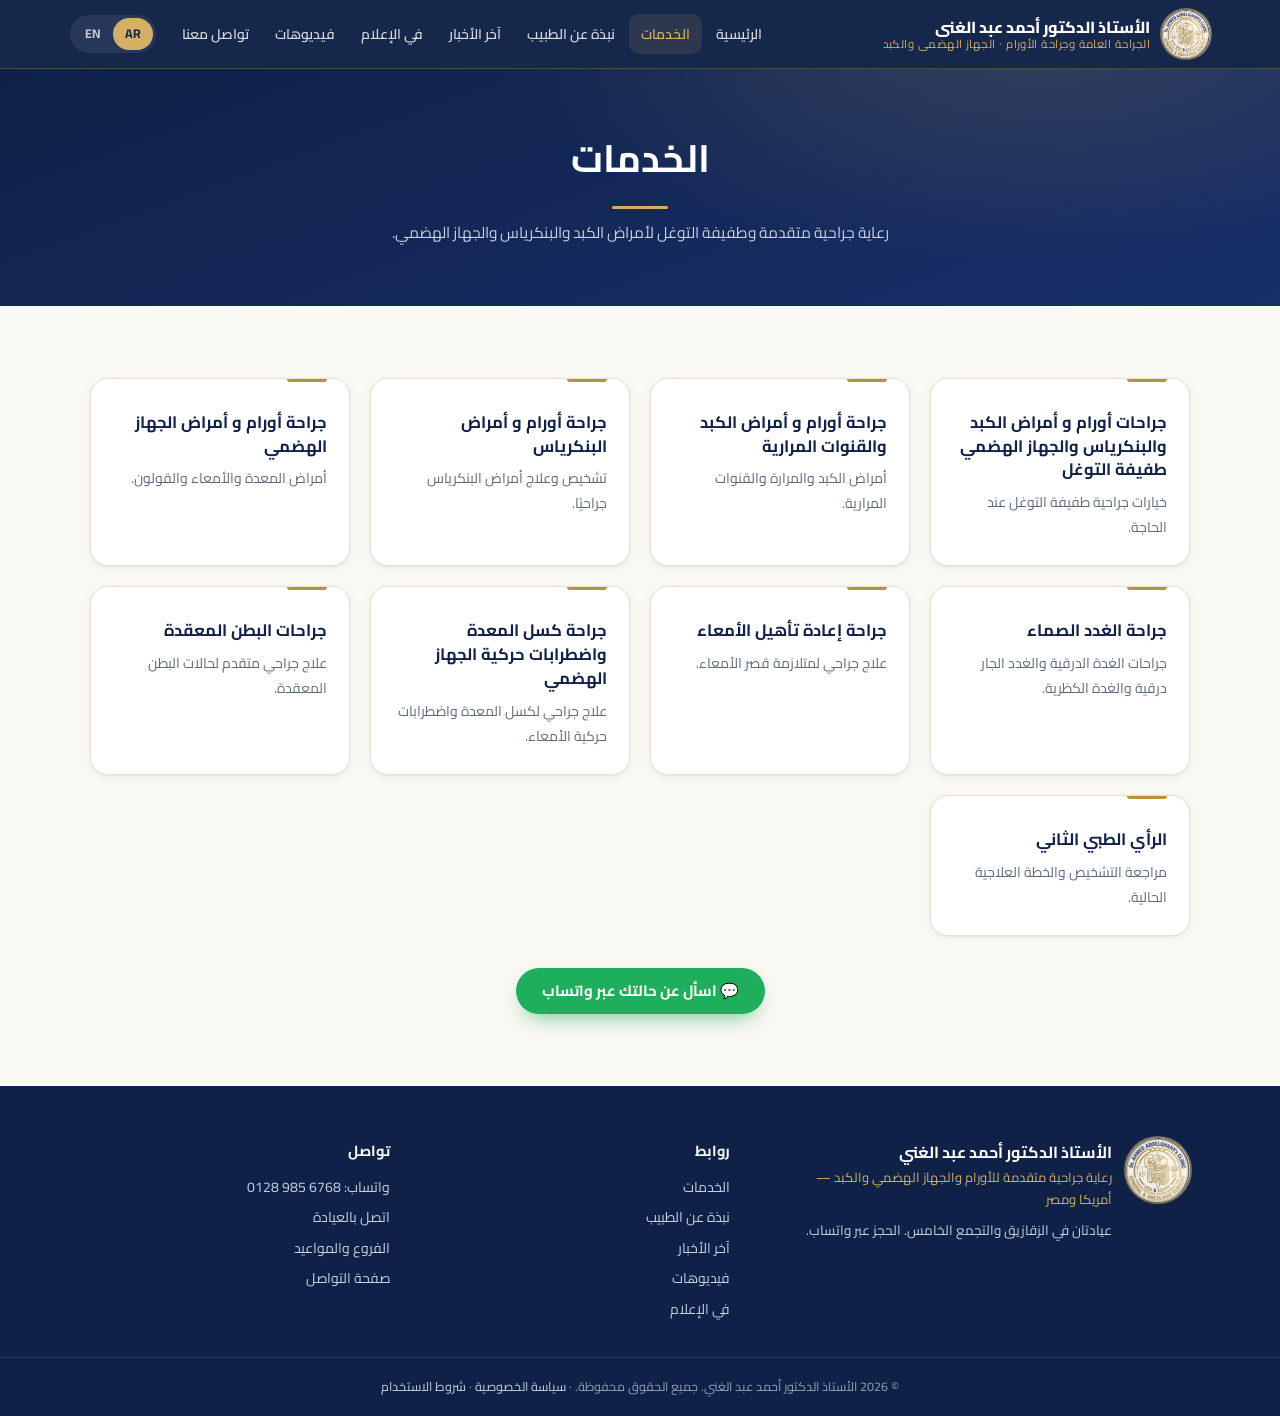
<file: services.html>
<!DOCTYPE html>
<html lang="ar" dir="rtl">
<head>
<meta charset="UTF-8">
<meta name="viewport" content="width=device-width, initial-scale=1.0">
<title>الخدمات — الأستاذ الدكتور أحمد عبد الغني</title>
<meta name="description" content="القائمة الكاملة للخدمات الجراحية: الكبد والبنكرياس والجهاز الهضمي وإعادة تأهيل الأمعاء وجراحات البطن المعقدة.">
<meta name="theme-color" content="#15284b">

<meta property="og:type" content="website">
<meta property="og:title" content="Services — Prof. Dr. Ahmed Abdelghany">
<meta property="og:description" content="Full list of surgical services: hepatobiliary, pancreatic, gastrointestinal, bowel rehabilitation, and complex abdominal surgery.">

<link rel="icon" href="/favicon.ico" sizes="48x48">
<link rel="icon" type="image/png" sizes="32x32" href="/assets/favicon-32.png">
<link rel="icon" type="image/png" sizes="192x192" href="/assets/favicon-192.png">
<link rel="apple-touch-icon" href="/assets/apple-touch-icon.png">
<meta property="og:image" content="https://drahmedabdelghany.com/assets/doctor-880.jpg">

<link rel="preconnect" href="https://fonts.googleapis.com">
<link rel="preconnect" href="https://fonts.gstatic.com" crossorigin>
<link href="https://fonts.googleapis.com/css2?family=Cairo:wght@400;600;700;800&family=Inter:wght@400;500;600;700&family=Playfair+Display:wght@600;700&display=swap" rel="stylesheet">

<link rel="stylesheet" href="assets/style.css?v=20261110">

<script>
var PAGE_TITLES = { en: "Services — Prof. Dr. Ahmed Abdelghany", ar: "الخدمات — الأستاذ الدكتور أحمد عبد الغني" };
</script>
</head>
<body>

<header class="site-header">
  <div class="container nav-row">
    <a class="brand" href="index.html"><img class="brand-logo" src="assets/logo-160.webp" width="48" height="48" alt="" aria-hidden="true"> <span class="brand-text"><span class="brand-name i18n" data-en="Prof. Dr. Ahmed Abdelghany" data-ar="الأستاذ الدكتور أحمد عبد الغني">الأستاذ الدكتور أحمد عبد الغني</span><span class="brand-sub i18n" data-en="General &amp; Oncologic · GI &amp; HPB Surgery" data-ar="الجراحة العامة وجراحة الأورام · الجهاز الهضمي والكبد">الجراحة العامة وجراحة الأورام · الجهاز الهضمي والكبد</span></span></a>
    <div class="nav-right">
      <nav class="main-nav">
        <a href="index.html" class="i18n " data-en="Home" data-ar="الرئيسية">الرئيسية</a>
        <a href="services.html" class="i18n active" data-en="Services" data-ar="الخدمات">الخدمات</a>
        <a href="about.html" class="i18n " data-en="About" data-ar="نبذة عن الطبيب">نبذة عن الطبيب</a>
        <a href="updates.html" class="i18n " data-en="Updates" data-ar="آخر الأخبار">آخر الأخبار</a>
        <a href="media.html" class="i18n " data-en="Media" data-ar="في الإعلام">في الإعلام</a>
        <a href="videos.html" class="i18n " data-en="Videos" data-ar="فيديوهات">فيديوهات</a>
        <a href="contact.html" class="i18n " data-en="Contact" data-ar="تواصل معنا">تواصل معنا</a>
      </nav>
      <div class="lang-switch">
        <button id="btn-lang-ar" onclick="setLang('ar')" type="button">AR</button>
        <button id="btn-lang-en" onclick="setLang('en')" type="button">EN</button>
      </div>
      <button class="nav-toggle" type="button" aria-label="Menu" aria-expanded="false" onclick="snToggleNav(this)"><span></span></button>
    </div>
  </div>
</header>

<section class="page-hero">
  <div class="container">
    <h1 class="i18n" data-en="Services" data-ar="الخدمات">الخدمات</h1>
    <p class="i18n" data-en="Advanced, minimally invasive surgical care across hepatobiliary, pancreatic, and gastrointestinal conditions." data-ar="رعاية جراحية متقدمة وطفيفة التوغل لأمراض الكبد والبنكرياس والجهاز الهضمي.">رعاية جراحية متقدمة وطفيفة التوغل لأمراض الكبد والبنكرياس والجهاز الهضمي.</p>
  </div>
</section>
<section>
  <div class="container">
    <div class="services-grid">
      <div class="service-card">
        <h3 class="i18n" data-en="Advanced Minimally Invasive Oncologic &amp; General HPB and GI Surgeries" data-ar="جراحات أورام و أمراض الكبد والبنكرياس والجهاز الهضمي طفيفة التوغل">جراحات أورام و أمراض الكبد والبنكرياس والجهاز الهضمي طفيفة التوغل</h3>
        <p class="i18n" data-en="Minimally invasive surgical options where appropriate." data-ar="خيارات جراحية طفيفة التوغل عند الحاجة.">خيارات جراحية طفيفة التوغل عند الحاجة.</p>
      </div>
      <div class="service-card">
        <h3 class="i18n" data-en="Oncologic &amp; General Hepatobiliary Surgery" data-ar="جراحة أورام و أمراض الكبد والقنوات المرارية">جراحة أورام و أمراض الكبد والقنوات المرارية</h3>
        <p class="i18n" data-en="Liver, gallbladder, and bile duct conditions." data-ar="أمراض الكبد والمرارة والقنوات المرارية.">أمراض الكبد والمرارة والقنوات المرارية.</p>
      </div>
      <div class="service-card">
        <h3 class="i18n" data-en="Oncologic &amp; General Pancreatic Surgery" data-ar="جراحة أورام و أمراض البنكرياس">جراحة أورام و أمراض البنكرياس</h3>
        <p class="i18n" data-en="Pancreatic disease diagnosis and surgical treatment." data-ar="تشخيص وعلاج أمراض البنكرياس جراحيًا.">تشخيص وعلاج أمراض البنكرياس جراحيًا.</p>
      </div>
      <div class="service-card">
        <h3 class="i18n" data-en="Oncologic &amp; General Gastrointestinal Surgery" data-ar="جراحة أورام و أمراض الجهاز الهضمي">جراحة أورام و أمراض الجهاز الهضمي</h3>
        <p class="i18n" data-en="Stomach, intestinal, and colorectal conditions." data-ar="أمراض المعدة والأمعاء والقولون.">أمراض المعدة والأمعاء والقولون.</p>
      </div>
      <div class="service-card">
        <h3 class="i18n" data-en="Endocrine Surgery" data-ar="جراحة الغدد الصماء">جراحة الغدد الصماء</h3>
        <p class="i18n" data-en="Thyroid, parathyroid and adrenal gland surgery." data-ar="جراحات الغدة الدرقية والغدد الجار درقية والغدة الكظرية.">جراحات الغدة الدرقية والغدد الجار درقية والغدة الكظرية.</p>
      </div>
      <div class="service-card">
        <h3 class="i18n" data-en="Bowel Rehabilitation Surgery" data-ar="جراحة إعادة تأهيل الأمعاء">جراحة إعادة تأهيل الأمعاء</h3>
        <p class="i18n" data-en="Surgical treatment for Short Bowel Syndrome." data-ar="علاج جراحي لمتلازمة قصر الأمعاء.">علاج جراحي لمتلازمة قصر الأمعاء.</p>
      </div>
      <div class="service-card">
        <h3 class="i18n" data-en="Gastroparesis &amp; Gut Dysmotility Surgery" data-ar="جراحة كسل المعدة واضطرابات حركية الجهاز الهضمي">جراحة كسل المعدة واضطرابات حركية الجهاز الهضمي</h3>
        <p class="i18n" data-en="Surgery for gastroparesis and gut dysmotility disorders." data-ar="علاج جراحي لكسل المعدة واضطرابات حركية الأمعاء.">علاج جراحي لكسل المعدة واضطرابات حركية الأمعاء.</p>
      </div>
      <div class="service-card">
        <h3 class="i18n" data-en="Complex Abdominal Surgery" data-ar="جراحات البطن المعقدة">جراحات البطن المعقدة</h3>
        <p class="i18n" data-en="Advanced surgical management of complex abdominal conditions." data-ar="علاج جراحي متقدم لحالات البطن المعقدة.">علاج جراحي متقدم لحالات البطن المعقدة.</p>
      </div>
      <div class="service-card">
        <h3 class="i18n" data-en="Second Opinions" data-ar="الرأي الطبي الثاني">الرأي الطبي الثاني</h3>
        <p class="i18n" data-en="Review of existing diagnoses and treatment plans." data-ar="مراجعة التشخيص والخطة العلاجية الحالية.">مراجعة التشخيص والخطة العلاجية الحالية.</p>
      </div></div>
    <div class="youtube-cta">
      <a class="btn btn-whatsapp i18n" data-en="💬 Ask About a Condition" data-ar="💬 اسأل عن حالتك عبر واتساب" href="https://wa.me/201289856768?text=%D9%85%D8%B1%D8%AD%D8%A8%D8%A7%D8%8C%20%D8%A3%D8%B1%D8%BA%D8%A8%20%D9%81%D9%8A%20%D8%AD%D8%AC%D8%B2%20%D9%85%D9%88%D8%B9%D8%AF" target="_blank" rel="noreferrer">💬 اسأل عن حالتك عبر واتساب</a>
    </div>
  </div>
</section>

<footer>
  <div class="container footer-grid">
    <div class="footer-brand">
      <img src="assets/logo-160.webp" width="64" height="64" alt="" aria-hidden="true">
      <div>
        <strong class="i18n" data-en="Prof. Dr. Ahmed Abdelghany" data-ar="الأستاذ الدكتور أحمد عبد الغني">الأستاذ الدكتور أحمد عبد الغني</strong>
        <span class="i18n" data-en="Advanced Oncologic, GI &amp; HPB Surgical Care — USA &amp; Egypt" data-ar="رعاية جراحية متقدمة للأورام والجهاز الهضمي والكبد — أمريكا&nbsp;ومصر">رعاية جراحية متقدمة للأورام والجهاز الهضمي والكبد — أمريكا&nbsp;ومصر</span>
        <p class="i18n" data-en="Clinics in Zagazig and New Cairo (Fifth Settlement). Appointments by WhatsApp." data-ar="عيادتان في الزقازيق والتجمع الخامس. الحجز عبر واتساب.">عيادتان في الزقازيق والتجمع الخامس. الحجز عبر واتساب.</p>
      </div>
    </div>
    <div>
      <h4 class="i18n" data-en="Explore" data-ar="روابط">روابط</h4>
      <ul>
        <li><a href="services.html" class="i18n" data-en="Services" data-ar="الخدمات">الخدمات</a></li>
        <li><a href="about.html" class="i18n" data-en="About the Doctor" data-ar="نبذة عن الطبيب">نبذة عن الطبيب</a></li>
        <li><a href="updates.html" class="i18n" data-en="Updates" data-ar="آخر الأخبار">آخر الأخبار</a></li>
        <li><a href="videos.html" class="i18n" data-en="Videos" data-ar="فيديوهات">فيديوهات</a></li>
        <li><a href="media.html" class="i18n" data-en="In the Media" data-ar="في الإعلام">في الإعلام</a></li>
      </ul>
    </div>
    <div>
      <h4 class="i18n" data-en="Contact" data-ar="تواصل">تواصل</h4>
      <ul>
        <li><a href="https://wa.me/201289856768?text=%D9%85%D8%B1%D8%AD%D8%A8%D8%A7%D8%8C%20%D8%A3%D8%B1%D8%BA%D8%A8%20%D9%81%D9%8A%20%D8%AD%D8%AC%D8%B2%20%D9%85%D9%88%D8%B9%D8%AF" class="i18n" target="_blank" rel="noreferrer" data-en="WhatsApp: <bdi dir='ltr'>0128 985 6768</bdi>" data-ar="واتساب: <bdi dir='ltr'>0128 985 6768</bdi>">واتساب: <bdi dir='ltr'>0128 985 6768</bdi></a></li>
        <li><a href="tel:+201289856768" class="i18n" data-en="Call the clinic" data-ar="اتصل بالعيادة">اتصل بالعيادة</a></li>
        <li><a href="index.html#locations" class="i18n" data-en="Locations &amp; hours" data-ar="الفروع والمواعيد">الفروع والمواعيد</a></li>
        <li><a href="contact.html" class="i18n" data-en="Contact page" data-ar="صفحة التواصل">صفحة التواصل</a></li>
      </ul>
    </div>
  </div>
  <div class="footer-bottom">
    <span class="i18n" data-en="© <span id='year-en'></span> Prof. Dr. Ahmed Abdelghany. All rights reserved." data-ar="© <span id='year-ar'></span> الأستاذ الدكتور أحمد عبد الغني. جميع الحقوق محفوظة.">© <span id="year-ar"></span> الأستاذ الدكتور أحمد عبد الغني. جميع الحقوق محفوظة.</span>
    · <a href="privacy.html" class="i18n" data-en="Privacy Policy" data-ar="سياسة الخصوصية">سياسة الخصوصية</a>
    · <a href="terms.html" class="i18n" data-en="Terms of Service" data-ar="شروط الاستخدام">شروط الاستخدام</a>
  </div>
</footer>

<script src="assets/site.js?v=20261110"></script>
  <!-- 💬 Chat with the clinic (general questions; booking via WhatsApp / Messenger / Instagram) -->
  <script src="https://api.drahmedabdelghany.com/api/public/webchat/widget.js" defer></script>
</body>
</html>
</file>
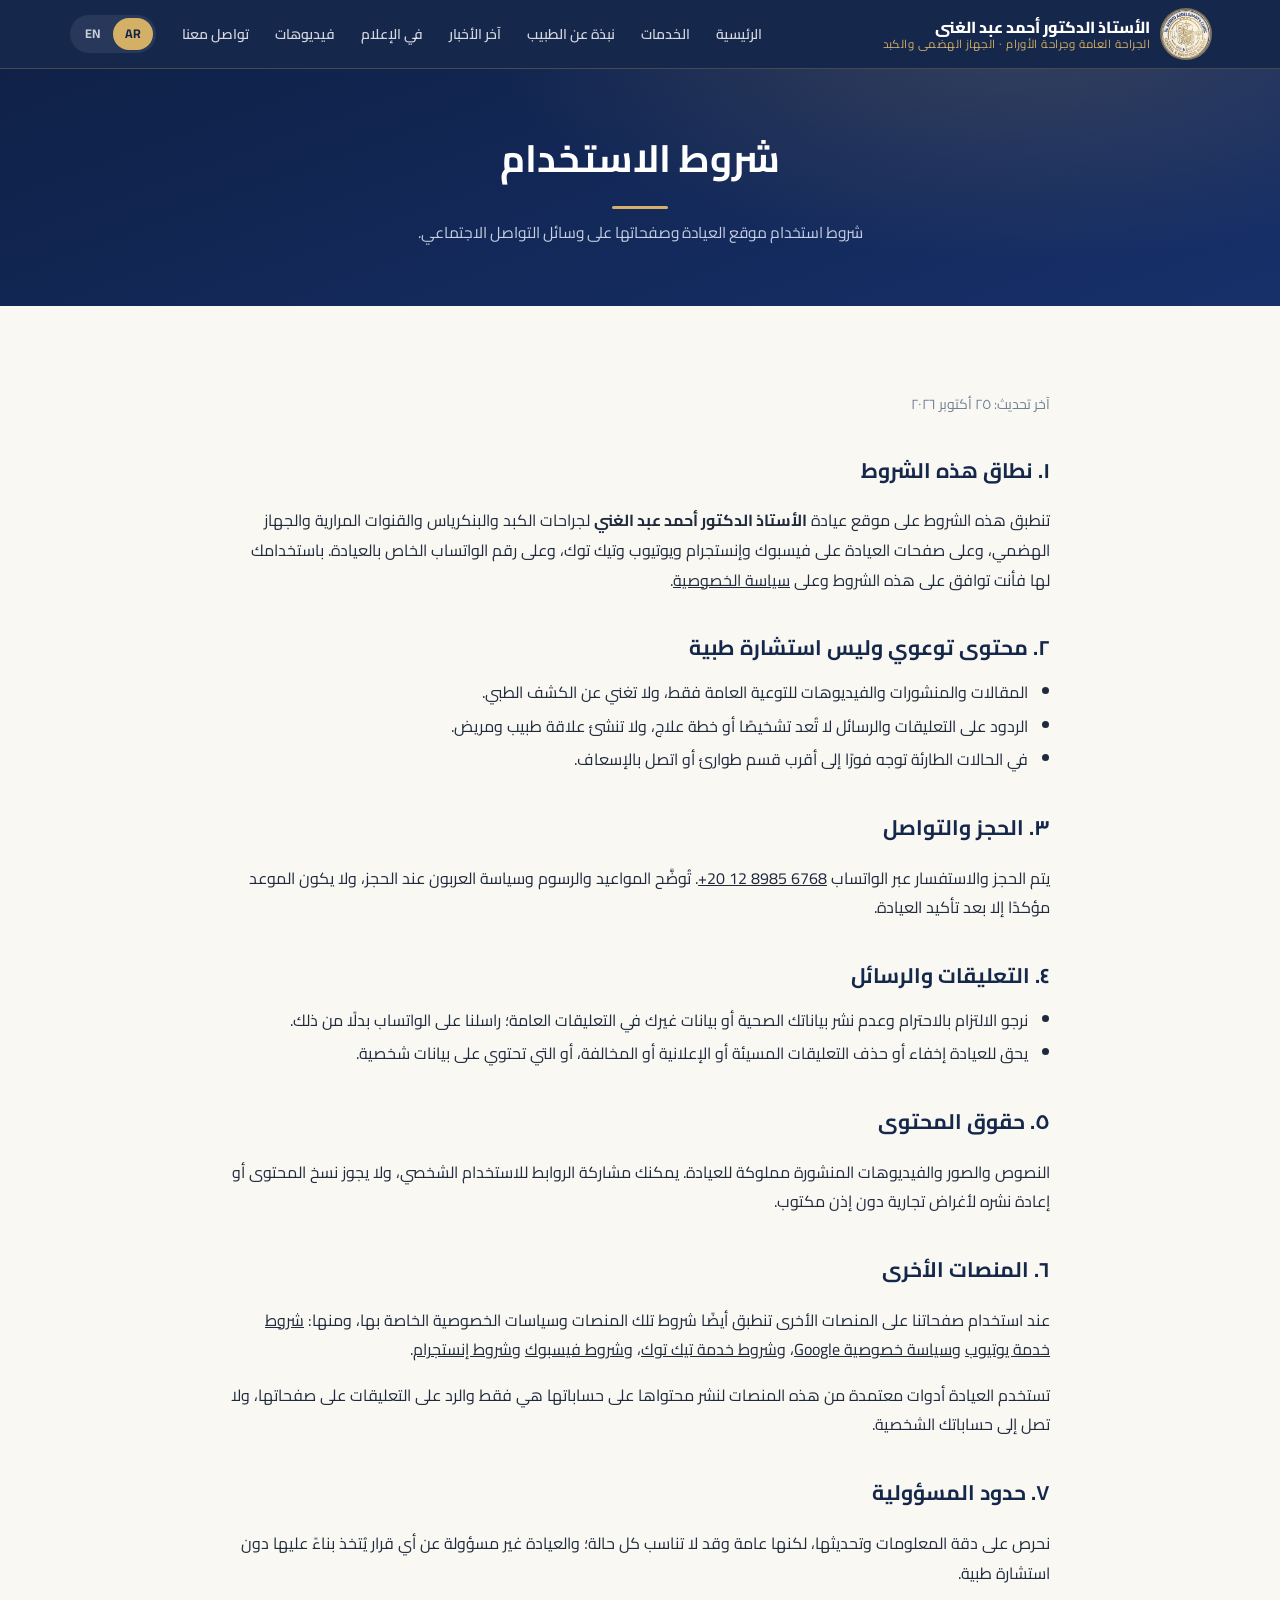
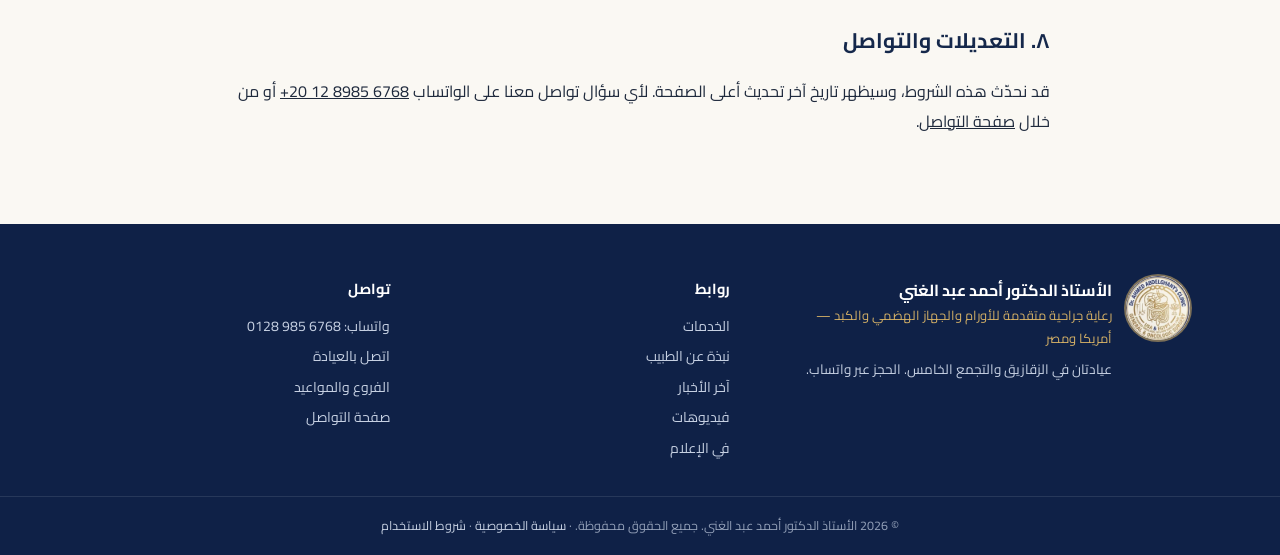
<file: terms.html>
<!DOCTYPE html>
<html lang="ar" dir="rtl">
<head>
<meta charset="UTF-8">
<meta name="viewport" content="width=device-width, initial-scale=1.0">
<title>شروط الاستخدام — الأستاذ الدكتور أحمد عبد الغني</title>
<meta name="description" content="شروط استخدام موقع عيادة الأستاذ الدكتور أحمد عبد الغني وصفحاتها على وسائل التواصل الاجتماعي.">
<meta name="theme-color" content="#15284b">
<meta property="og:type" content="website">
<meta property="og:title" content="Terms of Service — Prof. Dr. Ahmed Abdelghany">
<meta property="og:description" content="Terms for using the clinic's website and social media pages.">
<link rel="icon" href="/favicon.ico" sizes="48x48">
<link rel="icon" type="image/png" sizes="32x32" href="/assets/favicon-32.png">
<link rel="icon" type="image/png" sizes="192x192" href="/assets/favicon-192.png">
<link rel="apple-touch-icon" href="/assets/apple-touch-icon.png">
<meta property="og:image" content="https://drahmedabdelghany.com/assets/doctor-880.jpg">
<link rel="preconnect" href="https://fonts.googleapis.com">
<link rel="preconnect" href="https://fonts.gstatic.com" crossorigin>
<link href="https://fonts.googleapis.com/css2?family=Cairo:wght@400;600;700;800&family=Inter:wght@400;500;600;700&family=Playfair+Display:wght@600;700&display=swap" rel="stylesheet">
<link rel="stylesheet" href="assets/style.css?v=20261110">
<style>
  .policy { max-width: 820px; margin: 0 auto; line-height: 1.85; font-size: 16px; }
  .policy h2 { color: #15284b; font-size: 21px; margin: 34px 0 10px; }
  .policy ul { padding-inline-start: 22px; margin: 6px 0 12px; }
  .policy li { margin: 4px 0; }
  .policy .updated { color: #718096; font-size: 14px; }
  .policy .box { background: #f4f8fb; border: 1px solid #d6e2ee; border-inline-start: 4px solid #0e7d72; border-radius: 8px; padding: 14px 18px; margin: 14px 0; }
  .policy[data-lang] { display: none; }
  html[lang="ar"] .policy[data-lang="ar"], html[lang="en"] .policy[data-lang="en"] { display: block; }
</style>
<script>
var PAGE_TITLES = { en: "Terms of Service — Prof. Dr. Ahmed Abdelghany", ar: "شروط الاستخدام — الأستاذ الدكتور أحمد عبد الغني" };
</script>
</head>
<body>

<header class="site-header">
  <div class="container nav-row">
    <a class="brand" href="index.html"><img class="brand-logo" src="assets/logo-160.webp" width="48" height="48" alt="" aria-hidden="true"> <span class="brand-text"><span class="brand-name i18n" data-en="Prof. Dr. Ahmed Abdelghany" data-ar="الأستاذ الدكتور أحمد عبد الغني">الأستاذ الدكتور أحمد عبد الغني</span><span class="brand-sub i18n" data-en="General &amp; Oncologic · GI &amp; HPB Surgery" data-ar="الجراحة العامة وجراحة الأورام · الجهاز الهضمي والكبد">الجراحة العامة وجراحة الأورام · الجهاز الهضمي والكبد</span></span></a>
    <div class="nav-right">
      <nav class="main-nav">
        <a href="index.html" class="i18n " data-en="Home" data-ar="الرئيسية">الرئيسية</a>
        <a href="services.html" class="i18n " data-en="Services" data-ar="الخدمات">الخدمات</a>
        <a href="about.html" class="i18n " data-en="About" data-ar="نبذة عن الطبيب">نبذة عن الطبيب</a>
        <a href="updates.html" class="i18n " data-en="Updates" data-ar="آخر الأخبار">آخر الأخبار</a>
        <a href="media.html" class="i18n " data-en="Media" data-ar="في الإعلام">في الإعلام</a>
        <a href="videos.html" class="i18n " data-en="Videos" data-ar="فيديوهات">فيديوهات</a>
        <a href="contact.html" class="i18n " data-en="Contact" data-ar="تواصل معنا">تواصل معنا</a>
      </nav>
      <div class="lang-switch">
        <button id="btn-lang-ar" onclick="setLang('ar')" type="button">AR</button>
        <button id="btn-lang-en" onclick="setLang('en')" type="button">EN</button>
      </div>
      <button class="nav-toggle" type="button" aria-label="Menu" aria-expanded="false" onclick="snToggleNav(this)"><span></span></button>
    </div>
  </div>
</header>

<section class="page-hero">
  <div class="container">
    <h1 class="i18n" data-en="Terms of Service" data-ar="شروط الاستخدام">شروط الاستخدام</h1>
    <p class="i18n" data-en="The terms for using the clinic's website and social media pages." data-ar="شروط استخدام موقع العيادة وصفحاتها على وسائل التواصل الاجتماعي.">شروط استخدام موقع العيادة وصفحاتها على وسائل التواصل الاجتماعي.</p>
  </div>
</section>

<section>
  <div class="container">

<!-- ===================== العربية ===================== -->
<article class="policy" data-lang="ar" dir="rtl">
  <p class="updated">آخر تحديث: ٢٥ أكتوبر ٢٠٢٦</p>

  <h2>١. نطاق هذه الشروط</h2>
  <p>تنطبق هذه الشروط على موقع عيادة <b>الأستاذ الدكتور أحمد عبد الغني</b> لجراحات الكبد والبنكرياس والقنوات المرارية والجهاز الهضمي، وعلى صفحات العيادة على فيسبوك وإنستجرام ويوتيوب وتيك توك، وعلى رقم الواتساب الخاص بالعيادة. باستخدامك لها فأنت توافق على هذه الشروط وعلى <a href="privacy.html">سياسة الخصوصية</a>.</p>

  <h2>٢. محتوى توعوي وليس استشارة طبية</h2>
  <ul>
    <li>المقالات والمنشورات والفيديوهات للتوعية العامة فقط، ولا تغني عن الكشف الطبي.</li>
    <li>الردود على التعليقات والرسائل لا تُعد تشخيصًا أو خطة علاج، ولا تنشئ علاقة طبيب ومريض.</li>
    <li>في الحالات الطارئة توجه فورًا إلى أقرب قسم طوارئ أو اتصل بالإسعاف.</li>
  </ul>

  <h2>٣. الحجز والتواصل</h2>
  <p>يتم الحجز والاستفسار عبر الواتساب <a href="https://wa.me/201289856768"><bdi dir="ltr">+20 12 8985 6768</bdi></a>. تُوضَّح المواعيد والرسوم وسياسة العربون عند الحجز، ولا يكون الموعد مؤكدًا إلا بعد تأكيد العيادة.</p>

  <h2>٤. التعليقات والرسائل</h2>
  <ul>
    <li>نرجو الالتزام بالاحترام وعدم نشر بياناتك الصحية أو بيانات غيرك في التعليقات العامة؛ راسلنا على الواتساب بدلًا من ذلك.</li>
    <li>يحق للعيادة إخفاء أو حذف التعليقات المسيئة أو الإعلانية أو المخالفة، أو التي تحتوي على بيانات شخصية.</li>
  </ul>

  <h2>٥. حقوق المحتوى</h2>
  <p>النصوص والصور والفيديوهات المنشورة مملوكة للعيادة. يمكنك مشاركة الروابط للاستخدام الشخصي، ولا يجوز نسخ المحتوى أو إعادة نشره لأغراض تجارية دون إذن مكتوب.</p>

  <h2>٦. المنصات الأخرى</h2>
  <p>عند استخدام صفحاتنا على المنصات الأخرى تنطبق أيضًا شروط تلك المنصات وسياسات الخصوصية الخاصة بها، ومنها:
    <a href="https://www.youtube.com/t/terms" target="_blank" rel="noopener">شروط خدمة يوتيوب</a> و<a href="https://policies.google.com/privacy" target="_blank" rel="noopener">سياسة خصوصية Google</a>،
    و<a href="https://www.tiktok.com/legal/terms-of-service" target="_blank" rel="noopener">شروط خدمة تيك توك</a>،
    و<a href="https://www.facebook.com/terms" target="_blank" rel="noopener">شروط فيسبوك</a> و<a href="https://help.instagram.com/581066165581870" target="_blank" rel="noopener">شروط إنستجرام</a>.</p>
  <p>تستخدم العيادة أدوات معتمدة من هذه المنصات لنشر محتواها على حساباتها هي فقط والرد على التعليقات على صفحاتها، ولا تصل إلى حساباتك الشخصية.</p>

  <h2>٧. حدود المسؤولية</h2>
  <p>نحرص على دقة المعلومات وتحديثها، لكنها عامة وقد لا تناسب كل حالة؛ والعيادة غير مسؤولة عن أي قرار يُتخذ بناءً عليها دون استشارة طبية.</p>

  <h2>٨. التعديلات والتواصل</h2>
  <p>قد نحدّث هذه الشروط، وسيظهر تاريخ آخر تحديث أعلى الصفحة. لأي سؤال تواصل معنا على الواتساب <a href="https://wa.me/201289856768"><bdi dir="ltr">+20 12 8985 6768</bdi></a> أو من خلال <a href="contact.html">صفحة التواصل</a>.</p>
</article>

<!-- ===================== English ===================== -->
<article class="policy" data-lang="en" dir="ltr">
  <p class="updated">Last updated: 25 October 2026</p>

  <h2>1. What these terms cover</h2>
  <p>These terms apply to the website of the clinic of <b>Prof. Dr. Ahmed Abdelghany</b> (HPB &amp; GI surgery), the clinic's Facebook, Instagram, YouTube and TikTok pages, and the clinic's WhatsApp number. By using them you agree to these terms and to our <a href="privacy.html">Privacy Policy</a>.</p>

  <h2>2. Education, not medical advice</h2>
  <ul>
    <li>Articles, posts and videos are general health education only and do not replace a medical consultation.</li>
    <li>Replies to comments and messages are not a diagnosis or treatment plan and do not create a doctor–patient relationship.</li>
    <li>In an emergency, go to the nearest emergency department or call an ambulance straight away.</li>
  </ul>

  <h2>3. Booking and contact</h2>
  <p>Bookings and questions are handled on WhatsApp <a href="https://wa.me/201289856768"><bdi dir="ltr">+20 12 8985 6768</bdi></a>. Times, fees and the deposit policy are explained when you book, and an appointment is only confirmed once the clinic confirms it.</p>

  <h2>4. Comments and messages</h2>
  <ul>
    <li>Please be respectful, and do not post your own or anyone else's health details in public comments — message us on WhatsApp instead.</li>
    <li>The clinic may hide or remove comments that are abusive, promotional, unlawful or contain personal information.</li>
  </ul>

  <h2>5. Content</h2>
  <p>The text, pictures and videos we publish belong to the clinic. You may share links for personal use; copying or republishing our content for commercial purposes needs our written permission.</p>

  <h2>6. Other platforms</h2>
  <p>When you use our pages on other platforms, their own terms and privacy policies also apply, including the
    <a href="https://www.youtube.com/t/terms" target="_blank" rel="noopener">YouTube Terms of Service</a> and the <a href="https://policies.google.com/privacy" target="_blank" rel="noopener">Google Privacy Policy</a>,
    the <a href="https://www.tiktok.com/legal/terms-of-service" target="_blank" rel="noopener">TikTok Terms of Service</a>,
    and the <a href="https://www.facebook.com/terms" target="_blank" rel="noopener">Facebook</a> and <a href="https://help.instagram.com/581066165581870" target="_blank" rel="noopener">Instagram</a> terms.</p>
  <p>The clinic uses these platforms' official tools to publish its own content to its own accounts and to answer comments on its own pages. It does not access your personal accounts.</p>

  <h2>7. Limits of responsibility</h2>
  <p>We try to keep information accurate and up to date, but it is general and may not fit every case; the clinic is not responsible for decisions made on it without a medical consultation.</p>

  <h2>8. Changes and contact</h2>
  <p>We may update these terms; the date at the top shows the latest version. For any question, message us on WhatsApp <a href="https://wa.me/201289856768"><bdi dir="ltr">+20 12 8985 6768</bdi></a> or use the <a href="contact.html">contact page</a>.</p>
</article>

  </div>
</section>

<footer>
  <div class="container footer-grid">
    <div class="footer-brand">
      <img src="assets/logo-160.webp" width="64" height="64" alt="" aria-hidden="true">
      <div>
        <strong class="i18n" data-en="Prof. Dr. Ahmed Abdelghany" data-ar="الأستاذ الدكتور أحمد عبد الغني">الأستاذ الدكتور أحمد عبد الغني</strong>
        <span class="i18n" data-en="Advanced Oncologic, GI &amp; HPB Surgical Care — USA &amp; Egypt" data-ar="رعاية جراحية متقدمة للأورام والجهاز الهضمي والكبد — أمريكا&nbsp;ومصر">رعاية جراحية متقدمة للأورام والجهاز الهضمي والكبد — أمريكا&nbsp;ومصر</span>
        <p class="i18n" data-en="Clinics in Zagazig and New Cairo (Fifth Settlement). Appointments by WhatsApp." data-ar="عيادتان في الزقازيق والتجمع الخامس. الحجز عبر واتساب.">عيادتان في الزقازيق والتجمع الخامس. الحجز عبر واتساب.</p>
      </div>
    </div>
    <div>
      <h4 class="i18n" data-en="Explore" data-ar="روابط">روابط</h4>
      <ul>
        <li><a href="services.html" class="i18n" data-en="Services" data-ar="الخدمات">الخدمات</a></li>
        <li><a href="about.html" class="i18n" data-en="About the Doctor" data-ar="نبذة عن الطبيب">نبذة عن الطبيب</a></li>
        <li><a href="updates.html" class="i18n" data-en="Updates" data-ar="آخر الأخبار">آخر الأخبار</a></li>
        <li><a href="videos.html" class="i18n" data-en="Videos" data-ar="فيديوهات">فيديوهات</a></li>
        <li><a href="media.html" class="i18n" data-en="In the Media" data-ar="في الإعلام">في الإعلام</a></li>
      </ul>
    </div>
    <div>
      <h4 class="i18n" data-en="Contact" data-ar="تواصل">تواصل</h4>
      <ul>
        <li><a href="https://wa.me/201289856768?text=%D9%85%D8%B1%D8%AD%D8%A8%D8%A7%D8%8C%20%D8%A3%D8%B1%D8%BA%D8%A8%20%D9%81%D9%8A%20%D8%AD%D8%AC%D8%B2%20%D9%85%D9%88%D8%B9%D8%AF" class="i18n" target="_blank" rel="noreferrer" data-en="WhatsApp: <bdi dir='ltr'>0128 985 6768</bdi>" data-ar="واتساب: <bdi dir='ltr'>0128 985 6768</bdi>">واتساب: <bdi dir='ltr'>0128 985 6768</bdi></a></li>
        <li><a href="tel:+201289856768" class="i18n" data-en="Call the clinic" data-ar="اتصل بالعيادة">اتصل بالعيادة</a></li>
        <li><a href="index.html#locations" class="i18n" data-en="Locations &amp; hours" data-ar="الفروع والمواعيد">الفروع والمواعيد</a></li>
        <li><a href="contact.html" class="i18n" data-en="Contact page" data-ar="صفحة التواصل">صفحة التواصل</a></li>
      </ul>
    </div>
  </div>
  <div class="footer-bottom">
    <span class="i18n" data-en="© <span id='year-en'></span> Prof. Dr. Ahmed Abdelghany. All rights reserved." data-ar="© <span id='year-ar'></span> الأستاذ الدكتور أحمد عبد الغني. جميع الحقوق محفوظة.">© <span id="year-ar"></span> الأستاذ الدكتور أحمد عبد الغني. جميع الحقوق محفوظة.</span>
    · <a href="privacy.html" class="i18n" data-en="Privacy Policy" data-ar="سياسة الخصوصية">سياسة الخصوصية</a>
    · <a href="terms.html" class="i18n" data-en="Terms of Service" data-ar="شروط الاستخدام">شروط الاستخدام</a>
  </div>
</footer>

<script src="assets/site.js?v=20261110"></script>
<script>
  // Open the English version directly with terms.html?lang=en (handy for reviewers).
  if (/[?&]lang=en\b/.test(location.search)) setLang('en');
</script>
  <!-- 💬 Chat with the clinic (general questions; booking via WhatsApp / Messenger / Instagram) -->
  <script src="https://api.drahmedabdelghany.com/api/public/webchat/widget.js" defer></script>
</body>
</html>
</file>
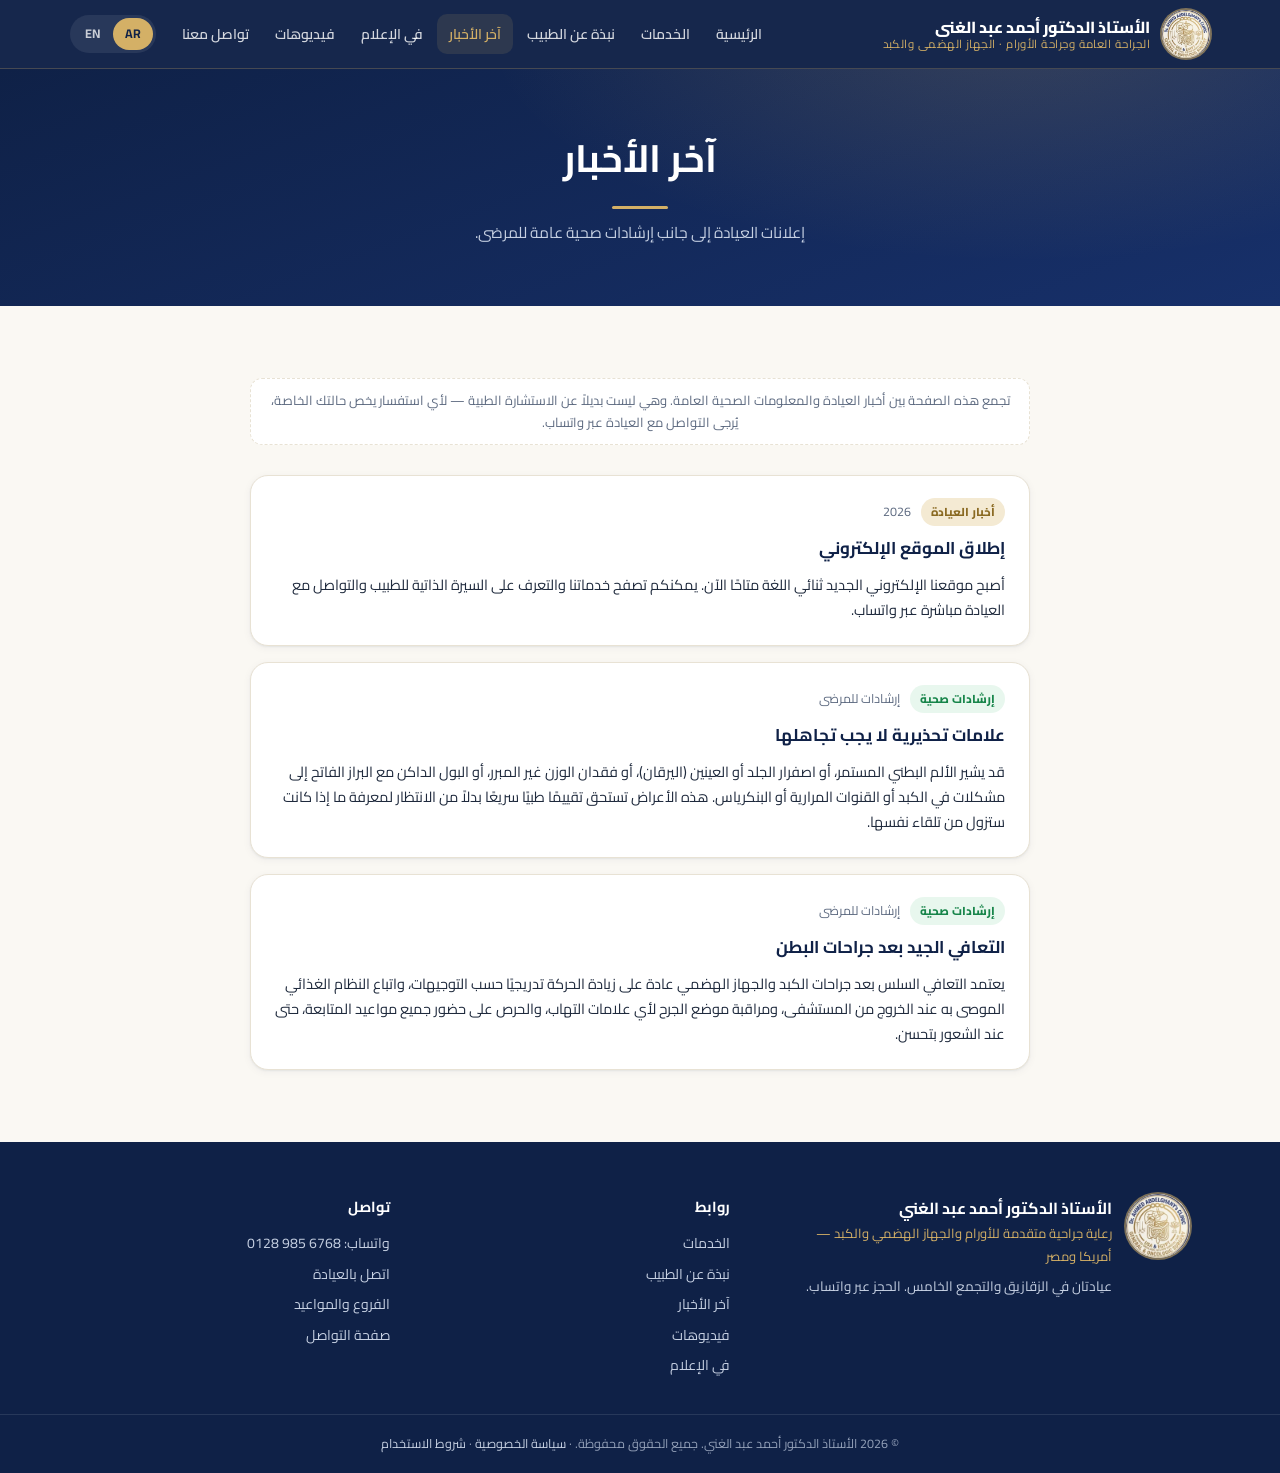
<file: updates.html>
<!DOCTYPE html>
<html lang="ar" dir="rtl">
<head>
<meta charset="UTF-8">
<meta name="viewport" content="width=device-width, initial-scale=1.0">
<title>آخر الأخبار — الأستاذ الدكتور أحمد عبد الغني</title>
<meta name="description" content="إعلانات العيادة وإرشادات صحية عامة للمرضى.">
<meta name="theme-color" content="#15284b">

<meta property="og:type" content="website">
<meta property="og:title" content="Updates — Prof. Dr. Ahmed Abdelghany">
<meta property="og:description" content="Clinic announcements and general health guidance for patients.">

<link rel="icon" href="/favicon.ico" sizes="48x48">
<link rel="icon" type="image/png" sizes="32x32" href="/assets/favicon-32.png">
<link rel="icon" type="image/png" sizes="192x192" href="/assets/favicon-192.png">
<link rel="apple-touch-icon" href="/assets/apple-touch-icon.png">
<meta property="og:image" content="https://drahmedabdelghany.com/assets/doctor-880.jpg">

<link rel="preconnect" href="https://fonts.googleapis.com">
<link rel="preconnect" href="https://fonts.gstatic.com" crossorigin>
<link href="https://fonts.googleapis.com/css2?family=Cairo:wght@400;600;700;800&family=Inter:wght@400;500;600;700&family=Playfair+Display:wght@600;700&display=swap" rel="stylesheet">

<link rel="stylesheet" href="assets/style.css?v=20261110">

<script>
var PAGE_TITLES = { en: "Updates — Prof. Dr. Ahmed Abdelghany", ar: "آخر الأخبار — الأستاذ الدكتور أحمد عبد الغني" };
</script>
</head>
<body>

<header class="site-header">
  <div class="container nav-row">
    <a class="brand" href="index.html"><img class="brand-logo" src="assets/logo-160.webp" width="48" height="48" alt="" aria-hidden="true"> <span class="brand-text"><span class="brand-name i18n" data-en="Prof. Dr. Ahmed Abdelghany" data-ar="الأستاذ الدكتور أحمد عبد الغني">الأستاذ الدكتور أحمد عبد الغني</span><span class="brand-sub i18n" data-en="General &amp; Oncologic · GI &amp; HPB Surgery" data-ar="الجراحة العامة وجراحة الأورام · الجهاز الهضمي والكبد">الجراحة العامة وجراحة الأورام · الجهاز الهضمي والكبد</span></span></a>
    <div class="nav-right">
      <nav class="main-nav">
        <a href="index.html" class="i18n " data-en="Home" data-ar="الرئيسية">الرئيسية</a>
        <a href="services.html" class="i18n " data-en="Services" data-ar="الخدمات">الخدمات</a>
        <a href="about.html" class="i18n " data-en="About" data-ar="نبذة عن الطبيب">نبذة عن الطبيب</a>
        <a href="updates.html" class="i18n active" data-en="Updates" data-ar="آخر الأخبار">آخر الأخبار</a>
        <a href="media.html" class="i18n " data-en="Media" data-ar="في الإعلام">في الإعلام</a>
        <a href="videos.html" class="i18n " data-en="Videos" data-ar="فيديوهات">فيديوهات</a>
        <a href="contact.html" class="i18n " data-en="Contact" data-ar="تواصل معنا">تواصل معنا</a>
      </nav>
      <div class="lang-switch">
        <button id="btn-lang-ar" onclick="setLang('ar')" type="button">AR</button>
        <button id="btn-lang-en" onclick="setLang('en')" type="button">EN</button>
      </div>
      <button class="nav-toggle" type="button" aria-label="Menu" aria-expanded="false" onclick="snToggleNav(this)"><span></span></button>
    </div>
  </div>
</header>

<section class="page-hero">
  <div class="container">
    <h1 class="i18n" data-en="Updates" data-ar="آخر الأخبار">آخر الأخبار</h1>
    <p class="i18n" data-en="Clinic announcements alongside general health guidance for patients." data-ar="إعلانات العيادة إلى جانب إرشادات صحية عامة للمرضى.">إعلانات العيادة إلى جانب إرشادات صحية عامة للمرضى.</p>
  </div>
</section>
<section>
  <div class="container">
    <div class="updates-note i18n" data-en="This page combines clinic news with general health information. It is not a substitute for medical advice — for anything about your own condition, please message the clinic on WhatsApp." data-ar="تجمع هذه الصفحة بين أخبار العيادة والمعلومات الصحية العامة. وهي ليست بديلاً عن الاستشارة الطبية — لأي استفسار يخص حالتك الخاصة، يُرجى التواصل مع العيادة عبر واتساب.">تجمع هذه الصفحة بين أخبار العيادة والمعلومات الصحية العامة. وهي ليست بديلاً عن الاستشارة الطبية — لأي استفسار يخص حالتك الخاصة، يُرجى التواصل مع العيادة عبر واتساب.</div>
    <div class="updates-list" data-live-updates>
      
      <article class="update-card">
        <div class="update-meta">
          <span class="update-tag news i18n" data-en="Clinic News" data-ar="أخبار العيادة">أخبار العيادة</span>
          <span class="update-date i18n" data-en="2026" data-ar="2026">2026</span>
        </div>
        <h3 class="i18n" data-en="Site Launch" data-ar="إطلاق الموقع الإلكتروني">إطلاق الموقع الإلكتروني</h3>
        <p class="i18n" data-en="Our new bilingual website is now live. You can browse our services, learn about the doctor's background, and reach the clinic directly on WhatsApp." data-ar="أصبح موقعنا الإلكتروني الجديد ثنائي اللغة متاحًا الآن. يمكنكم تصفح خدماتنا والتعرف على السيرة الذاتية للطبيب والتواصل مع العيادة مباشرة عبر واتساب.">أصبح موقعنا الإلكتروني الجديد ثنائي اللغة متاحًا الآن. يمكنكم تصفح خدماتنا والتعرف على السيرة الذاتية للطبيب والتواصل مع العيادة مباشرة عبر واتساب.</p>
      </article>
      <article class="update-card">
        <div class="update-meta">
          <span class="update-tag health i18n" data-en="Health Guidance" data-ar="إرشادات صحية">إرشادات صحية</span>
          <span class="update-date i18n" data-en="Patient Guidance" data-ar="إرشادات للمرضى">إرشادات للمرضى</span>
        </div>
        <h3 class="i18n" data-en="Warning Signs Not to Ignore" data-ar="علامات تحذيرية لا يجب تجاهلها">علامات تحذيرية لا يجب تجاهلها</h3>
        <p class="i18n" data-en="Persistent abdominal pain, yellowing of the skin or eyes (jaundice), unexplained weight loss, or dark urine with pale stools can point to liver, bile duct, or pancreatic conditions. These symptoms are worth a prompt medical evaluation rather than waiting to see if they pass." data-ar="قد يشير الألم البطني المستمر، أو اصفرار الجلد أو العينين (اليرقان)، أو فقدان الوزن غير المبرر، أو البول الداكن مع البراز الفاتح إلى مشكلات في الكبد أو القنوات المرارية أو البنكرياس. هذه الأعراض تستحق تقييمًا طبيًا سريعًا بدلاً من الانتظار لمعرفة ما إذا كانت ستزول من تلقاء نفسها.">قد يشير الألم البطني المستمر، أو اصفرار الجلد أو العينين (اليرقان)، أو فقدان الوزن غير المبرر، أو البول الداكن مع البراز الفاتح إلى مشكلات في الكبد أو القنوات المرارية أو البنكرياس. هذه الأعراض تستحق تقييمًا طبيًا سريعًا بدلاً من الانتظار لمعرفة ما إذا كانت ستزول من تلقاء نفسها.</p>
      </article>
      <article class="update-card">
        <div class="update-meta">
          <span class="update-tag health i18n" data-en="Health Guidance" data-ar="إرشادات صحية">إرشادات صحية</span>
          <span class="update-date i18n" data-en="Patient Guidance" data-ar="إرشادات للمرضى">إرشادات للمرضى</span>
        </div>
        <h3 class="i18n" data-en="Recovering Well After Abdominal Surgery" data-ar="التعافي الجيد بعد جراحات البطن">التعافي الجيد بعد جراحات البطن</h3>
        <p class="i18n" data-en="A smooth recovery after hepatobiliary or GI surgery usually means gradually increasing movement as advised, following the diet plan given at discharge, watching the incision site for signs of infection, and keeping every follow-up appointment — even when you're feeling well." data-ar="يعتمد التعافي السلس بعد جراحات الكبد والجهاز الهضمي عادة على زيادة الحركة تدريجيًا حسب التوجيهات، واتباع النظام الغذائي الموصى به عند الخروج من المستشفى، ومراقبة موضع الجرح لأي علامات التهاب، والحرص على حضور جميع مواعيد المتابعة، حتى عند الشعور بتحسن.">يعتمد التعافي السلس بعد جراحات الكبد والجهاز الهضمي عادة على زيادة الحركة تدريجيًا حسب التوجيهات، واتباع النظام الغذائي الموصى به عند الخروج من المستشفى، ومراقبة موضع الجرح لأي علامات التهاب، والحرص على حضور جميع مواعيد المتابعة، حتى عند الشعور بتحسن.</p>
      </article>
    </div>
  </div>
</section>

<footer>
  <div class="container footer-grid">
    <div class="footer-brand">
      <img src="assets/logo-160.webp" width="64" height="64" alt="" aria-hidden="true">
      <div>
        <strong class="i18n" data-en="Prof. Dr. Ahmed Abdelghany" data-ar="الأستاذ الدكتور أحمد عبد الغني">الأستاذ الدكتور أحمد عبد الغني</strong>
        <span class="i18n" data-en="Advanced Oncologic, GI &amp; HPB Surgical Care — USA &amp; Egypt" data-ar="رعاية جراحية متقدمة للأورام والجهاز الهضمي والكبد — أمريكا&nbsp;ومصر">رعاية جراحية متقدمة للأورام والجهاز الهضمي والكبد — أمريكا&nbsp;ومصر</span>
        <p class="i18n" data-en="Clinics in Zagazig and New Cairo (Fifth Settlement). Appointments by WhatsApp." data-ar="عيادتان في الزقازيق والتجمع الخامس. الحجز عبر واتساب.">عيادتان في الزقازيق والتجمع الخامس. الحجز عبر واتساب.</p>
      </div>
    </div>
    <div>
      <h4 class="i18n" data-en="Explore" data-ar="روابط">روابط</h4>
      <ul>
        <li><a href="services.html" class="i18n" data-en="Services" data-ar="الخدمات">الخدمات</a></li>
        <li><a href="about.html" class="i18n" data-en="About the Doctor" data-ar="نبذة عن الطبيب">نبذة عن الطبيب</a></li>
        <li><a href="updates.html" class="i18n" data-en="Updates" data-ar="آخر الأخبار">آخر الأخبار</a></li>
        <li><a href="videos.html" class="i18n" data-en="Videos" data-ar="فيديوهات">فيديوهات</a></li>
        <li><a href="media.html" class="i18n" data-en="In the Media" data-ar="في الإعلام">في الإعلام</a></li>
      </ul>
    </div>
    <div>
      <h4 class="i18n" data-en="Contact" data-ar="تواصل">تواصل</h4>
      <ul>
        <li><a href="https://wa.me/201289856768?text=%D9%85%D8%B1%D8%AD%D8%A8%D8%A7%D8%8C%20%D8%A3%D8%B1%D8%BA%D8%A8%20%D9%81%D9%8A%20%D8%AD%D8%AC%D8%B2%20%D9%85%D9%88%D8%B9%D8%AF" class="i18n" target="_blank" rel="noreferrer" data-en="WhatsApp: <bdi dir='ltr'>0128 985 6768</bdi>" data-ar="واتساب: <bdi dir='ltr'>0128 985 6768</bdi>">واتساب: <bdi dir='ltr'>0128 985 6768</bdi></a></li>
        <li><a href="tel:+201289856768" class="i18n" data-en="Call the clinic" data-ar="اتصل بالعيادة">اتصل بالعيادة</a></li>
        <li><a href="index.html#locations" class="i18n" data-en="Locations &amp; hours" data-ar="الفروع والمواعيد">الفروع والمواعيد</a></li>
        <li><a href="contact.html" class="i18n" data-en="Contact page" data-ar="صفحة التواصل">صفحة التواصل</a></li>
      </ul>
    </div>
  </div>
  <div class="footer-bottom">
    <span class="i18n" data-en="© <span id='year-en'></span> Prof. Dr. Ahmed Abdelghany. All rights reserved." data-ar="© <span id='year-ar'></span> الأستاذ الدكتور أحمد عبد الغني. جميع الحقوق محفوظة.">© <span id="year-ar"></span> الأستاذ الدكتور أحمد عبد الغني. جميع الحقوق محفوظة.</span>
    · <a href="privacy.html" class="i18n" data-en="Privacy Policy" data-ar="سياسة الخصوصية">سياسة الخصوصية</a>
    · <a href="terms.html" class="i18n" data-en="Terms of Service" data-ar="شروط الاستخدام">شروط الاستخدام</a>
  </div>
</footer>

<script src="assets/site.js?v=20261110"></script>
<script src="assets/clinic-updates.js?v=20261110"></script>
  <!-- 💬 Chat with the clinic (general questions; booking via WhatsApp / Messenger / Instagram) -->
  <script src="https://api.drahmedabdelghany.com/api/public/webchat/widget.js" defer></script>
</body>
</html>
</file>
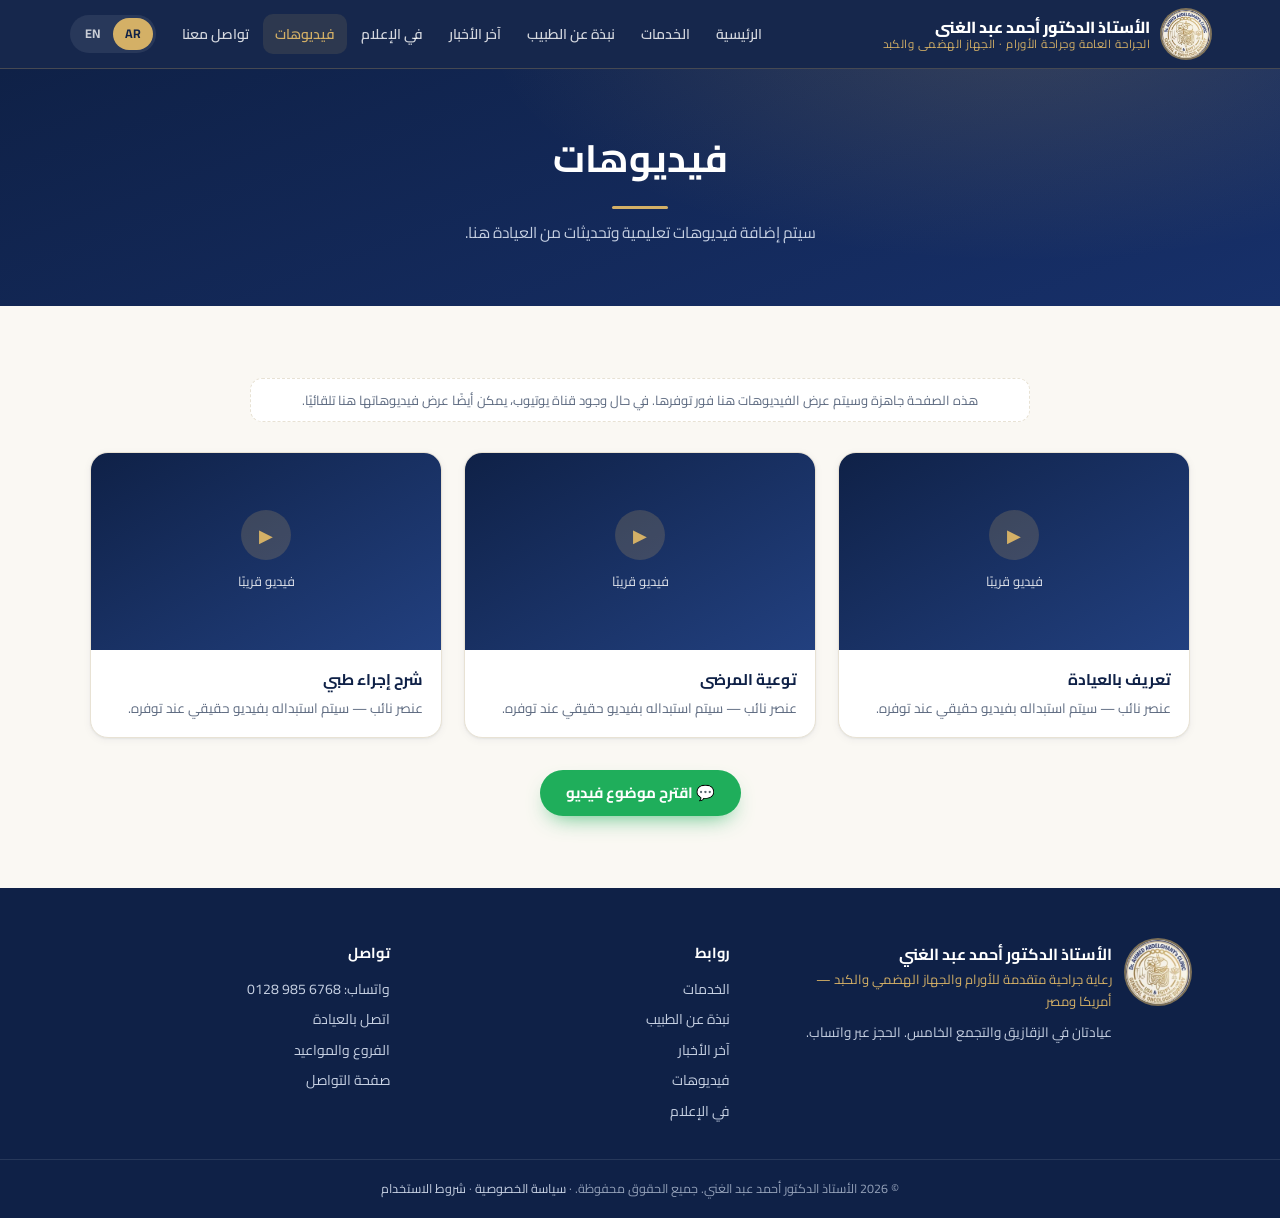
<file: videos.html>
<!DOCTYPE html>
<html lang="ar" dir="rtl">
<head>
<meta charset="UTF-8">
<meta name="viewport" content="width=device-width, initial-scale=1.0">
<title>فيديوهات — الأستاذ الدكتور أحمد عبد الغني</title>
<meta name="description" content="فيديوهات تعليمية وفيديوهات من العيادة.">
<meta name="theme-color" content="#15284b">

<meta property="og:type" content="website">
<meta property="og:title" content="Videos — Prof. Dr. Ahmed Abdelghany">
<meta property="og:description" content="Educational and clinic videos.">

<link rel="icon" href="/favicon.ico" sizes="48x48">
<link rel="icon" type="image/png" sizes="32x32" href="/assets/favicon-32.png">
<link rel="icon" type="image/png" sizes="192x192" href="/assets/favicon-192.png">
<link rel="apple-touch-icon" href="/assets/apple-touch-icon.png">
<meta property="og:image" content="https://drahmedabdelghany.com/assets/doctor-880.jpg">

<link rel="preconnect" href="https://fonts.googleapis.com">
<link rel="preconnect" href="https://fonts.gstatic.com" crossorigin>
<link href="https://fonts.googleapis.com/css2?family=Cairo:wght@400;600;700;800&family=Inter:wght@400;500;600;700&family=Playfair+Display:wght@600;700&display=swap" rel="stylesheet">

<link rel="stylesheet" href="assets/style.css?v=20261110">

<script>
var PAGE_TITLES = { en: "Videos — Prof. Dr. Ahmed Abdelghany", ar: "فيديوهات — الأستاذ الدكتور أحمد عبد الغني" };
</script>
</head>
<body>

<header class="site-header">
  <div class="container nav-row">
    <a class="brand" href="index.html"><img class="brand-logo" src="assets/logo-160.webp" width="48" height="48" alt="" aria-hidden="true"> <span class="brand-text"><span class="brand-name i18n" data-en="Prof. Dr. Ahmed Abdelghany" data-ar="الأستاذ الدكتور أحمد عبد الغني">الأستاذ الدكتور أحمد عبد الغني</span><span class="brand-sub i18n" data-en="General &amp; Oncologic · GI &amp; HPB Surgery" data-ar="الجراحة العامة وجراحة الأورام · الجهاز الهضمي والكبد">الجراحة العامة وجراحة الأورام · الجهاز الهضمي والكبد</span></span></a>
    <div class="nav-right">
      <nav class="main-nav">
        <a href="index.html" class="i18n " data-en="Home" data-ar="الرئيسية">الرئيسية</a>
        <a href="services.html" class="i18n " data-en="Services" data-ar="الخدمات">الخدمات</a>
        <a href="about.html" class="i18n " data-en="About" data-ar="نبذة عن الطبيب">نبذة عن الطبيب</a>
        <a href="updates.html" class="i18n " data-en="Updates" data-ar="آخر الأخبار">آخر الأخبار</a>
        <a href="media.html" class="i18n " data-en="Media" data-ar="في الإعلام">في الإعلام</a>
        <a href="videos.html" class="i18n active" data-en="Videos" data-ar="فيديوهات">فيديوهات</a>
        <a href="contact.html" class="i18n " data-en="Contact" data-ar="تواصل معنا">تواصل معنا</a>
      </nav>
      <div class="lang-switch">
        <button id="btn-lang-ar" onclick="setLang('ar')" type="button">AR</button>
        <button id="btn-lang-en" onclick="setLang('en')" type="button">EN</button>
      </div>
      <button class="nav-toggle" type="button" aria-label="Menu" aria-expanded="false" onclick="snToggleNav(this)"><span></span></button>
    </div>
  </div>
</header>

<section class="page-hero">
  <div class="container">
    <h1 class="i18n" data-en="Videos" data-ar="فيديوهات">فيديوهات</h1>
    <p class="i18n" data-en="Educational videos and clinic updates will be added here." data-ar="سيتم إضافة فيديوهات تعليمية وتحديثات من العيادة هنا.">سيتم إضافة فيديوهات تعليمية وتحديثات من العيادة هنا.</p>
  </div>
</section>
<section>
  <div class="container">
    <div class="updates-note i18n" data-en="This page is ready and waiting — videos will appear here once available. If you have a YouTube channel, its videos can also be embedded automatically." data-ar="هذه الصفحة جاهزة وسيتم عرض الفيديوهات هنا فور توفرها. في حال وجود قناة يوتيوب، يمكن أيضًا عرض فيديوهاتها هنا تلقائيًا.">هذه الصفحة جاهزة وسيتم عرض الفيديوهات هنا فور توفرها. في حال وجود قناة يوتيوب، يمكن أيضًا عرض فيديوهاتها هنا تلقائيًا.</div>
    <div class="videos-grid">
      <div class="video-card">
        <div class="video-thumb">
          <div>
            <div class="play-icon">▶</div>
            <span class="i18n" data-en="Video coming soon" data-ar="فيديو قريبًا">فيديو قريبًا</span>
          </div>
        </div>
        <div class="video-body">
          <h3 class="i18n" data-en="Introducing the Clinic" data-ar="تعريف بالعيادة">تعريف بالعيادة</h3>
          <p class="i18n" data-en="Placeholder — replace with a real video once ready." data-ar="عنصر نائب — سيتم استبداله بفيديو حقيقي عند توفره.">عنصر نائب — سيتم استبداله بفيديو حقيقي عند توفره.</p>
        </div>
      </div>
      <div class="video-card">
        <div class="video-thumb">
          <div>
            <div class="play-icon">▶</div>
            <span class="i18n" data-en="Video coming soon" data-ar="فيديو قريبًا">فيديو قريبًا</span>
          </div>
        </div>
        <div class="video-body">
          <h3 class="i18n" data-en="Patient Education" data-ar="توعية المرضى">توعية المرضى</h3>
          <p class="i18n" data-en="Placeholder — replace with a real video once ready." data-ar="عنصر نائب — سيتم استبداله بفيديو حقيقي عند توفره.">عنصر نائب — سيتم استبداله بفيديو حقيقي عند توفره.</p>
        </div>
      </div>
      <div class="video-card">
        <div class="video-thumb">
          <div>
            <div class="play-icon">▶</div>
            <span class="i18n" data-en="Video coming soon" data-ar="فيديو قريبًا">فيديو قريبًا</span>
          </div>
        </div>
        <div class="video-body">
          <h3 class="i18n" data-en="Procedure Explainer" data-ar="شرح إجراء طبي">شرح إجراء طبي</h3>
          <p class="i18n" data-en="Placeholder — replace with a real video once ready." data-ar="عنصر نائب — سيتم استبداله بفيديو حقيقي عند توفره.">عنصر نائب — سيتم استبداله بفيديو حقيقي عند توفره.</p>
        </div>
      </div>
    </div>
    <div class="youtube-cta">
      <a class="btn btn-whatsapp i18n" data-en="💬 Suggest a Video Topic" data-ar="💬 اقترح موضوع فيديو" href="https://wa.me/201289856768" target="_blank" rel="noreferrer">💬 اقترح موضوع فيديو</a>
    </div>
  </div>
</section>

<footer>
  <div class="container footer-grid">
    <div class="footer-brand">
      <img src="assets/logo-160.webp" width="64" height="64" alt="" aria-hidden="true">
      <div>
        <strong class="i18n" data-en="Prof. Dr. Ahmed Abdelghany" data-ar="الأستاذ الدكتور أحمد عبد الغني">الأستاذ الدكتور أحمد عبد الغني</strong>
        <span class="i18n" data-en="Advanced Oncologic, GI &amp; HPB Surgical Care — USA &amp; Egypt" data-ar="رعاية جراحية متقدمة للأورام والجهاز الهضمي والكبد — أمريكا&nbsp;ومصر">رعاية جراحية متقدمة للأورام والجهاز الهضمي والكبد — أمريكا&nbsp;ومصر</span>
        <p class="i18n" data-en="Clinics in Zagazig and New Cairo (Fifth Settlement). Appointments by WhatsApp." data-ar="عيادتان في الزقازيق والتجمع الخامس. الحجز عبر واتساب.">عيادتان في الزقازيق والتجمع الخامس. الحجز عبر واتساب.</p>
      </div>
    </div>
    <div>
      <h4 class="i18n" data-en="Explore" data-ar="روابط">روابط</h4>
      <ul>
        <li><a href="services.html" class="i18n" data-en="Services" data-ar="الخدمات">الخدمات</a></li>
        <li><a href="about.html" class="i18n" data-en="About the Doctor" data-ar="نبذة عن الطبيب">نبذة عن الطبيب</a></li>
        <li><a href="updates.html" class="i18n" data-en="Updates" data-ar="آخر الأخبار">آخر الأخبار</a></li>
        <li><a href="videos.html" class="i18n" data-en="Videos" data-ar="فيديوهات">فيديوهات</a></li>
        <li><a href="media.html" class="i18n" data-en="In the Media" data-ar="في الإعلام">في الإعلام</a></li>
      </ul>
    </div>
    <div>
      <h4 class="i18n" data-en="Contact" data-ar="تواصل">تواصل</h4>
      <ul>
        <li><a href="https://wa.me/201289856768?text=%D9%85%D8%B1%D8%AD%D8%A8%D8%A7%D8%8C%20%D8%A3%D8%B1%D8%BA%D8%A8%20%D9%81%D9%8A%20%D8%AD%D8%AC%D8%B2%20%D9%85%D9%88%D8%B9%D8%AF" class="i18n" target="_blank" rel="noreferrer" data-en="WhatsApp: <bdi dir='ltr'>0128 985 6768</bdi>" data-ar="واتساب: <bdi dir='ltr'>0128 985 6768</bdi>">واتساب: <bdi dir='ltr'>0128 985 6768</bdi></a></li>
        <li><a href="tel:+201289856768" class="i18n" data-en="Call the clinic" data-ar="اتصل بالعيادة">اتصل بالعيادة</a></li>
        <li><a href="index.html#locations" class="i18n" data-en="Locations &amp; hours" data-ar="الفروع والمواعيد">الفروع والمواعيد</a></li>
        <li><a href="contact.html" class="i18n" data-en="Contact page" data-ar="صفحة التواصل">صفحة التواصل</a></li>
      </ul>
    </div>
  </div>
  <div class="footer-bottom">
    <span class="i18n" data-en="© <span id='year-en'></span> Prof. Dr. Ahmed Abdelghany. All rights reserved." data-ar="© <span id='year-ar'></span> الأستاذ الدكتور أحمد عبد الغني. جميع الحقوق محفوظة.">© <span id="year-ar"></span> الأستاذ الدكتور أحمد عبد الغني. جميع الحقوق محفوظة.</span>
    · <a href="privacy.html" class="i18n" data-en="Privacy Policy" data-ar="سياسة الخصوصية">سياسة الخصوصية</a>
    · <a href="terms.html" class="i18n" data-en="Terms of Service" data-ar="شروط الاستخدام">شروط الاستخدام</a>
  </div>
</footer>

<script src="assets/site.js?v=20261110"></script>
  <!-- 💬 Chat with the clinic (general questions; booking via WhatsApp / Messenger / Instagram) -->
  <script src="https://api.drahmedabdelghany.com/api/public/webchat/widget.js" defer></script>
</body>
</html>
</file>
<file: assets/style.css>
/* Prof. Dr. Ahmed Abdelghany — clinic website
   Navy + gold, taken from the clinic emblem. */
:root {
  --navy: #0f2147;
  --navy-2: #17306a;
  --navy-3: #22407f;
  --gold: #b8923a;
  --gold-2: #d4b066;
  --gold-soft: #f4ead3;
  --whatsapp: #1fae5b;
  --bg: #faf8f3;
  --surface: #ffffff;
  --text-body: #1f2a3d;
  --text-muted: #5d6a80;
  --border: #e8e2d4;
  --shadow-sm: 0 1px 2px rgba(15,33,71,.06), 0 2px 8px rgba(15,33,71,.05);
  --shadow-md: 0 10px 30px -12px rgba(15,33,71,.25);
  --radius: 18px;
  --font-en: 'Inter', -apple-system, BlinkMacSystemFont, 'Segoe UI', Arial, sans-serif;
  --font-en-display: 'Playfair Display', Georgia, 'Times New Roman', serif;
  --font-ar: 'Cairo', Tahoma, Arial, sans-serif;
  /* kept for older markup */
  --teal: var(--gold-2);
  --navy-light: var(--navy-2);
}

* { box-sizing: border-box; }
html { scroll-behavior: smooth; -webkit-text-size-adjust: 100%; }
body {
  margin: 0;
  background: var(--bg);
  color: var(--text-body);
  font-family: var(--font-ar);
  line-height: 1.75;
  -webkit-font-smoothing: antialiased;
}
html[dir="ltr"] body { font-family: var(--font-en); line-height: 1.65; }
html[dir="ltr"] h1, html[dir="ltr"] h2.section-title { font-family: var(--font-en-display); letter-spacing: -.01em; }
img { max-width: 100%; display: block; }
a { color: inherit; }
.container { max-width: 1140px; margin: 0 auto; padding: 0 20px; }

/* ---------- Header ---------- */
header.site-header {
  background: rgba(15,33,71,.97);
  -webkit-backdrop-filter: saturate(140%) blur(10px);
  backdrop-filter: saturate(140%) blur(10px);
  position: sticky; top: 0; z-index: 50;
  border-bottom: 1px solid rgba(212,176,102,.25);
}
.nav-row { display: flex; align-items: center; justify-content: space-between; padding: 10px 0; gap: 12px; }
.brand { display: flex; align-items: center; gap: 12px; color: #fff; text-decoration: none; min-width: 0; }
.brand-logo { width: 48px; height: 48px; border-radius: 50%; flex-shrink: 0; box-shadow: 0 0 0 2px rgba(212,176,102,.55); background: #fff; }
.brand-text { display: flex; flex-direction: column; line-height: 1.25; min-width: 0; }
.brand-name { font-weight: 800; font-size: 16px; white-space: nowrap; overflow: hidden; text-overflow: ellipsis; }
.brand-sub { font-size: 11.5px; color: var(--gold-2); letter-spacing: .04em; white-space: nowrap; overflow: hidden; text-overflow: ellipsis; }
html[dir="ltr"] .brand-sub { text-transform: uppercase; font-size: 10.5px; letter-spacing: .09em; font-weight: 600; }
.brand-mark { display: none; }

.nav-right { display: flex; align-items: center; gap: 14px; }
nav.main-nav { display: flex; gap: 2px; }
nav.main-nav a {
  color: rgba(255,255,255,.82); text-decoration: none; font-size: 14px; font-weight: 600;
  padding: 8px 12px; border-radius: 10px; transition: color .15s, background-color .15s;
}
nav.main-nav a:hover { color: #fff; background: rgba(255,255,255,.07); }
nav.main-nav a.active { color: var(--gold-2); background: rgba(212,176,102,.12); }

.lang-switch { display: flex; background: rgba(255,255,255,.08); border-radius: 999px; padding: 3px; flex-shrink: 0; }
.lang-switch button {
  border: 0; background: transparent; color: rgba(255,255,255,.75); font: inherit; font-size: 12.5px; font-weight: 700;
  padding: 5px 12px; border-radius: 999px; cursor: pointer;
}
.lang-switch button.active { background: var(--gold-2); color: var(--navy); }

.nav-toggle {
  display: none; width: 42px; height: 42px; border-radius: 12px; border: 1px solid rgba(255,255,255,.18);
  background: transparent; color: #fff; cursor: pointer; align-items: center; justify-content: center; flex-shrink: 0;
}
.nav-toggle span, .nav-toggle span::before, .nav-toggle span::after {
  display: block; width: 18px; height: 2px; background: currentColor; border-radius: 2px; position: relative; transition: transform .2s, background .2s;
}
.nav-toggle span::before, .nav-toggle span::after { content: ''; position: absolute; left: 0; }
.nav-toggle span::before { top: -6px; } .nav-toggle span::after { top: 6px; }
header.open .nav-toggle span { background: transparent; }
header.open .nav-toggle span::before { transform: translateY(6px) rotate(45deg); }
header.open .nav-toggle span::after { transform: translateY(-6px) rotate(-45deg); }

@media (max-width: 940px) {
  .nav-toggle { display: inline-flex; }
  nav.main-nav {
    display: none; position: absolute; top: 100%; left: 0; right: 0; flex-direction: column; gap: 0;
    background: var(--navy); padding: 8px 20px 16px; border-bottom: 1px solid rgba(212,176,102,.25);
    box-shadow: 0 18px 30px -18px rgba(0,0,0,.5);
  }
  header.open nav.main-nav { display: flex; }
  nav.main-nav a { padding: 12px 6px; border-radius: 0; border-bottom: 1px solid rgba(255,255,255,.07); font-size: 15px; }
  nav.main-nav a:last-child { border-bottom: 0; }
  .nav-right { gap: 8px; }
}
@media (max-width: 420px) {
  .brand-logo { width: 40px; height: 40px; }
  .brand-name { font-size: 14px; }
  .brand-sub { display: none; }
}

/* ---------- Hero ---------- */
.hero {
  position: relative; overflow: hidden; color: #fff;
  background:
    radial-gradient(1200px 500px at 85% -10%, rgba(212,176,102,.18), transparent 60%),
    radial-gradient(900px 500px at -10% 110%, rgba(34,64,127,.9), transparent 60%),
    linear-gradient(160deg, var(--navy) 0%, var(--navy-2) 100%);
  padding: 72px 0 84px;
}
.hero::after {
  content: ''; position: absolute; inset: 0; pointer-events: none; opacity: .07;
  background-image: radial-gradient(circle at 1px 1px, #fff 1px, transparent 0); background-size: 22px 22px;
}
.hero-grid { position: relative; z-index: 1; display: grid; grid-template-columns: 1.15fr .85fr; gap: 56px; align-items: center; }
.eyebrow {
  display: inline-flex; align-items: center; gap: 8px; font-size: 13px; font-weight: 700; color: var(--gold-2);
  padding: 6px 14px; border-radius: 999px; border: 1px solid rgba(212,176,102,.4); background: rgba(212,176,102,.08); margin-bottom: 18px;
}
html[dir="ltr"] .eyebrow { letter-spacing: .08em; text-transform: uppercase; font-size: 11.5px; }
.hero h1 { margin: 0 0 14px; font-size: clamp(26px, 3.6vw, 40px); line-height: 1.25; color: #fff; font-weight: 800; }
.hero h1 .accent { color: var(--gold-2); }
.hero .doctor-line { font-size: clamp(17px, 2vw, 21px); font-weight: 700; color: #fff; margin: 0 0 4px; }
.hero .specialty-line { font-size: 16px; color: rgba(255,255,255,.88); margin: 0 0 4px; }
.hero .credential-line { font-size: clamp(16px, 1.8vw, 19px); color: var(--gold-2); margin: 0 0 30px; font-weight: 700; }
.hero .doctor-line { color: #c6d0e2 !important; font-size: 16px !important; margin-bottom: 10px !important; }
.hero .tagline { max-width: 560px; margin: 0 0 30px; font-size: 16px; color: #c6d0e2; }
.hero .cta-row { justify-content: flex-start; }

.hero-visual { position: relative; justify-self: center; width: min(400px, 100%); }
.portrait-frame {
  position: relative; aspect-ratio: 4 / 5; border-radius: 28px; overflow: hidden;
  background: linear-gradient(160deg, #fff 0%, var(--gold-soft) 100%);
  box-shadow: 0 30px 60px -20px rgba(0,0,0,.55), 0 0 0 1px rgba(212,176,102,.5);
}
.portrait-frame img { width: 100%; height: 100%; object-fit: cover; object-position: center 20%; }
.portrait-frame.is-emblem { display: flex; align-items: center; justify-content: center; }
.portrait-frame.is-emblem img { width: 74%; height: auto; object-fit: contain; }
.hero-visual::before {
  content: ''; position: absolute; inset: -14px 14px 14px -14px; border: 1.5px solid rgba(212,176,102,.55); border-radius: 30px; z-index: -1;
}
html[dir="rtl"] .hero-visual::before { inset: -14px -14px 14px 14px; }
.seal {
  position: absolute; bottom: -22px; inset-inline-start: -22px; width: 96px; height: 96px; border-radius: 50%;
  background: #fff; box-shadow: 0 12px 28px -10px rgba(0,0,0,.5), 0 0 0 3px var(--gold-2);
}
.portrait-caption {
  position: absolute; bottom: 16px; inset-inline-end: 16px; inset-inline-start: 120px;
  background: rgba(15,33,71,.82); -webkit-backdrop-filter: blur(6px); backdrop-filter: blur(6px);
  border: 1px solid rgba(212,176,102,.35); border-radius: 14px; padding: 10px 14px; font-size: 13px; line-height: 1.45;
}
.portrait-caption strong { display: block; color: #fff; font-size: 14px; }
.portrait-caption span { color: var(--gold-2); }

@media (max-width: 860px) {
  .hero { padding: 44px 0 64px; text-align: center; }
  .hero-grid { grid-template-columns: 1fr; gap: 44px; }
  .hero .tagline { margin-inline: auto; }
  .hero .cta-row { justify-content: center; }
  .hero-visual { width: min(320px, 86%); order: -1; }
  .seal { width: 76px; height: 76px; bottom: -18px; inset-inline-start: -14px; }
  .portrait-caption { display: none; }
}

.page-hero {
  position: relative; color: #fff; text-align: center; padding: 56px 0 60px;
  background:
    radial-gradient(900px 400px at 80% -20%, rgba(212,176,102,.18), transparent 60%),
    linear-gradient(160deg, var(--navy) 0%, var(--navy-2) 100%);
}
.page-hero h1 { margin: 0 0 10px; font-size: clamp(26px, 4vw, 38px); color: #fff; }
.page-hero h1::after { content: ''; display: block; width: 56px; height: 3px; background: var(--gold-2); margin: 14px auto 0; border-radius: 3px; }
.page-hero p { max-width: 660px; margin: 0 auto; color: #c6d0e2; font-size: 15.5px; }

/* ---------- Buttons ---------- */
.cta-row { display: flex; justify-content: center; flex-wrap: wrap; gap: 12px; }
.btn {
  display: inline-flex; align-items: center; gap: 8px; padding: 13px 26px; border-radius: 999px; text-decoration: none;
  font-weight: 700; font-size: 15px; border: 0; cursor: pointer; font-family: inherit; line-height: 1.3;
  transition: transform .15s, box-shadow .15s, background-color .15s;
}
.btn:hover { transform: translateY(-1px); }
.btn-whatsapp { background: var(--whatsapp); color: #fff; box-shadow: 0 10px 22px -10px rgba(31,174,91,.8); }
.btn-outline { background: transparent; color: #fff; border: 1.5px solid rgba(255,255,255,.45); }
.btn-outline:hover { border-color: var(--gold-2); color: var(--gold-2); }
.btn-primary { background: var(--navy); color: #fff; }
.btn-primary:hover { background: var(--navy-3); }
.btn-gold { background: linear-gradient(135deg, var(--gold-2), var(--gold)); color: var(--navy); }
.location-card .btn-primary { background: var(--navy); color: #fff; }

/* ---------- Credentials strip ---------- */
.cred-strip { position: relative; z-index: 2; margin-top: -44px; padding: 0; }
.cred-grid {
  display: grid; grid-template-columns: repeat(4, 1fr); background: var(--surface); border-radius: var(--radius);
  box-shadow: var(--shadow-md); border: 1px solid var(--border); overflow: hidden;
}
.cred { padding: 22px 20px; display: flex; gap: 14px; align-items: flex-start; }
.cred + .cred { border-inline-start: 1px solid var(--border); }
.cred-icon {
  width: 42px; height: 42px; border-radius: 12px; flex-shrink: 0; display: flex; align-items: center; justify-content: center;
  background: var(--gold-soft); color: var(--gold);
}
.cred-icon svg { width: 22px; height: 22px; }
.cred h3 { margin: 0; font-size: 15px; color: var(--navy); line-height: 1.35; }
.cred p { margin: 2px 0 0; font-size: 12.5px; color: var(--text-muted); line-height: 1.5; }
@media (max-width: 900px) {
  .cred-grid { grid-template-columns: 1fr 1fr; }
  .cred:nth-child(3) { border-inline-start: 0; }
  .cred:nth-child(n+3) { border-top: 1px solid var(--border); }
}
@media (max-width: 520px) {
  .cred-grid { grid-template-columns: 1fr; }
  .cred + .cred { border-inline-start: 0; border-top: 1px solid var(--border); }
}

/* ---------- Sections ---------- */
section { padding: 72px 0; }
section.alt { background: var(--surface); border-top: 1px solid var(--border); border-bottom: 1px solid var(--border); }
section.tight { padding: 44px 0; }
.kicker { display: block; text-align: center; color: var(--gold); font-weight: 700; font-size: 13px; margin-bottom: 6px; }
html[dir="ltr"] .kicker { text-transform: uppercase; letter-spacing: .12em; font-size: 11.5px; }
h2.section-title { font-size: clamp(24px, 3vw, 32px); color: var(--navy); margin: 0 0 10px; text-align: center; line-height: 1.3; }
p.section-sub { text-align: center; color: var(--text-muted); max-width: 620px; margin: 0 auto 40px; font-size: 15.5px; }
.youtube-cta { text-align: center; margin-top: 32px; }

/* ---------- Services ---------- */
.services-grid { display: grid; grid-template-columns: repeat(auto-fit, minmax(240px, 1fr)); gap: 20px; }
.services-grid.three { grid-template-columns: repeat(3, 1fr); }
@media (max-width: 900px) { .services-grid.three { grid-template-columns: 1fr 1fr; } }
@media (max-width: 560px) { .services-grid.three { grid-template-columns: 1fr; } }
.service-card {
  position: relative; background: var(--surface); border: 1px solid var(--border); border-radius: var(--radius); padding: 26px 22px;
  box-shadow: var(--shadow-sm); transition: transform .2s, box-shadow .2s, border-color .2s;
}
.service-card::before {
  content: ''; position: absolute; top: 0; inset-inline-start: 22px; width: 40px; height: 3px; background: var(--gold); border-radius: 0 0 3px 3px;
}
.service-card:hover { transform: translateY(-3px); box-shadow: var(--shadow-md); border-color: rgba(184,146,58,.4); }
.service-card h3 { margin: 6px 0 8px; font-size: 16.5px; color: var(--navy); line-height: 1.45; }
.service-card p { margin: 0; font-size: 14px; color: var(--text-muted); }
section.alt .service-card { background: var(--bg); }

/* ---------- Home: meet the doctor ---------- */
.meet { display: grid; grid-template-columns: 340px 1fr; gap: 56px; align-items: center; }
.meet-photo { border-radius: 24px; overflow: hidden; aspect-ratio: 4 / 5; box-shadow: var(--shadow-md); background: linear-gradient(160deg, #fff, var(--gold-soft)); border: 1px solid var(--border); }
.meet-photo img { width: 100%; height: 100%; object-fit: cover; object-position: center 20%; }
.meet-photo.is-emblem { display: flex; align-items: center; justify-content: center; }
.meet-photo.is-emblem { aspect-ratio: 1; border-radius: 50%; padding: 6%; background: #fff; box-shadow: var(--shadow-md), 0 0 0 10px var(--gold-soft); }
.meet-photo.is-emblem img { width: 100%; height: auto; }
.meet h2.section-title, .meet .kicker { text-align: start; }
.meet p { color: var(--text-body); font-size: 15.5px; margin: 0 0 14px; }
.checklist { list-style: none; padding: 0; margin: 18px 0 26px; display: grid; gap: 10px; }
.checklist li { position: relative; padding-inline-start: 30px; font-size: 15px; }
.checklist li::before {
  content: ''; position: absolute; inset-inline-start: 0; top: .45em; width: 18px; height: 18px; border-radius: 50%;
  background: var(--gold-soft) url("data:image/svg+xml,%3Csvg xmlns='http://www.w3.org/2000/svg' viewBox='0 0 24 24' fill='none' stroke='%23b8923a' stroke-width='3.2' stroke-linecap='round' stroke-linejoin='round'%3E%3Cpath d='M5 12.5l4.5 4.5L19 7.5'/%3E%3C/svg%3E") center / 12px no-repeat;
}
@media (max-width: 860px) {
  .meet { grid-template-columns: 1fr; gap: 32px; }
  .meet-photo { max-width: 240px; margin: 0 auto; width: 100%; aspect-ratio: 1; border-radius: 50%; }
}

/* ---------- About page ---------- */
.about-wrap { display: grid; grid-template-columns: 300px 1fr; gap: 44px; align-items: start; }
.about-card {
  background: linear-gradient(170deg, var(--navy) 0%, var(--navy-2) 100%); color: #fff; border-radius: 24px; padding: 18px 18px 24px;
  position: sticky; top: 96px; box-shadow: var(--shadow-md);
}
.about-photo { border-radius: 18px; overflow: hidden; aspect-ratio: 4 / 5; background: linear-gradient(160deg, #fff, var(--gold-soft)); margin-bottom: 16px; }
.about-photo img { width: 100%; height: 100%; object-fit: cover; object-position: center 20%; }
.about-photo.is-emblem { display: flex; align-items: center; justify-content: center; }
.about-photo.is-emblem img { width: 72%; height: auto; }
.about-card .avatar { display: none; }
.about-card h3 { margin: 0 0 2px; font-size: 18px; padding: 0 6px; }
.about-card .about-role { margin: 0; padding: 0 6px; font-size: 13px; color: var(--gold-2); }
.about-card .credential-list { margin: 14px 0 0; padding: 0 6px; list-style: none; font-size: 13px; color: #c6d0e2; }
.about-card .credential-list li { padding: 8px 0; border-top: 1px solid rgba(255,255,255,.12); }
.about-body p { font-size: 15.5px; color: var(--text-body); margin: 0 0 18px; }
.about-body p:first-child { font-size: 17.5px; color: var(--navy); font-weight: 600; }
.timeline { margin: 34px 0 0; padding: 0; list-style: none; position: relative; }
.timeline::before { content: ''; position: absolute; top: 6px; bottom: 6px; inset-inline-start: 7px; width: 2px; background: var(--border); }
.timeline li { position: relative; padding-inline-start: 34px; margin-bottom: 20px; }
.timeline li::before { content: ''; position: absolute; inset-inline-start: 0; top: 6px; width: 16px; height: 16px; border-radius: 50%; background: #fff; border: 3px solid var(--gold); }
.timeline h4 { margin: 0; color: var(--navy); font-size: 15.5px; }
.timeline p { margin: 2px 0 0 !important; font-size: 14px !important; color: var(--text-muted) !important; font-weight: 400 !important; }
.sub-title { color: var(--navy); font-size: 20px; margin: 36px 0 6px; }
@media (max-width: 860px) {
  .about-wrap { grid-template-columns: 1fr; }
  .about-card { position: static; max-width: 380px; margin: 0 auto; width: 100%; }
}

/* ---------- Media ---------- */
.media-grid { display: grid; grid-template-columns: repeat(auto-fill, minmax(300px, 1fr)); gap: 22px; }
.media-card {
  display: flex; flex-direction: column; background: var(--surface); border: 1px solid var(--border); border-radius: var(--radius);
  overflow: hidden; text-decoration: none; box-shadow: var(--shadow-sm); transition: transform .2s, box-shadow .2s;
}
.media-card:hover { transform: translateY(-3px); box-shadow: var(--shadow-md); }
.media-thumb { aspect-ratio: 16 / 9; background: linear-gradient(150deg, var(--navy), var(--navy-3)); position: relative; overflow: hidden; }
.media-thumb img { width: 100%; height: 100%; object-fit: cover; }
.media-thumb .media-type-big { position: absolute; inset: 0; display: flex; align-items: center; justify-content: center; color: rgba(212,176,102,.9); }
.media-thumb .media-type-big svg { width: 54px; height: 54px; }
.media-thumb .play { position: absolute; inset: 0; margin: auto; width: 58px; height: 58px; border-radius: 50%; background: rgba(15,33,71,.75); display: flex; align-items: center; justify-content: center; border: 2px solid rgba(255,255,255,.8); }
.media-thumb .play svg { width: 22px; height: 22px; color: #fff; margin-inline-start: 3px; }
.media-body { padding: 18px 20px 20px; display: flex; flex-direction: column; gap: 6px; flex: 1; }
.media-meta { display: flex; align-items: center; gap: 8px; flex-wrap: wrap; font-size: 12.5px; color: var(--text-muted); }
.media-pill { font-size: 11.5px; font-weight: 800; color: var(--gold); background: var(--gold-soft); padding: 3px 10px; border-radius: 999px; }
.media-card h3 { margin: 0; font-size: 16.5px; color: var(--navy); line-height: 1.5; }
.media-card p { margin: 0; font-size: 14px; color: var(--text-muted); }
.media-more { margin-top: auto; padding-top: 8px; font-size: 13.5px; font-weight: 700; color: var(--gold); }
.media-filters { display: flex; justify-content: center; gap: 8px; flex-wrap: wrap; margin: -14px 0 30px; }
.media-filters button {
  font: inherit; font-size: 13.5px; font-weight: 700; padding: 7px 16px; border-radius: 999px; cursor: pointer;
  border: 1px solid var(--border); background: var(--surface); color: var(--navy);
}
.media-filters button.active { background: var(--navy); color: #fff; border-color: var(--navy); }
.media-empty { text-align: center; color: var(--text-muted); padding: 30px; border: 1px dashed var(--border); border-radius: var(--radius); background: var(--surface); }

/* ---------- Locations ---------- */
.locations-grid { display: grid; grid-template-columns: repeat(auto-fit, minmax(300px, 1fr)); gap: 22px; }
.location-card { background: var(--surface); border: 1px solid var(--border); border-radius: var(--radius); padding: 26px; box-shadow: var(--shadow-sm); }
.location-card h3 { margin: 0 0 4px; color: var(--navy); font-size: 19px; display: flex; align-items: center; gap: 8px; }
.location-card .address-ar { direction: rtl; text-align: right; font-size: 14.5px; color: var(--text-body); margin: 10px 0 16px; line-height: 1.7; font-family: var(--font-ar); }
.hours-table { width: 100%; border-collapse: collapse; margin-bottom: 20px; font-size: 14px; }
.hours-table td { padding: 8px 0; border-top: 1px solid var(--border); }
.hours-table td:first-child { color: var(--text-muted); }
html[dir="rtl"] .hours-table td:last-child { text-align: left; font-weight: 700; color: var(--navy); }
html[dir="ltr"] .hours-table td:last-child { text-align: right; font-weight: 700; color: var(--navy); }
.map-note { font-size: 12.5px; color: var(--text-muted); background: var(--bg); border: 1px dashed var(--border); border-radius: 12px; padding: 10px 12px; margin-top: 14px; }

/* ---------- CTA band ---------- */
.cta-band { padding: 0 0 72px; }
.cta-box {
  border-radius: 26px; padding: 44px 36px; color: #fff; text-align: center; position: relative; overflow: hidden;
  background: radial-gradient(600px 300px at 90% 0%, rgba(212,176,102,.25), transparent 60%), linear-gradient(150deg, var(--navy), var(--navy-2));
  box-shadow: var(--shadow-md);
}
.cta-box h2 { margin: 0 0 8px; font-size: clamp(22px, 3vw, 30px); }
html[dir="ltr"] .cta-box h2 { font-family: var(--font-en-display); }
.cta-box p { margin: 0 auto 24px; color: #c6d0e2; max-width: 560px; }

/* ---------- Contact ---------- */
.contact-grid { display: grid; grid-template-columns: repeat(auto-fit, minmax(220px, 1fr)); gap: 20px; text-align: center; }
.contact-item { background: var(--surface); border: 1px solid var(--border); border-radius: var(--radius); padding: 28px 20px; box-shadow: var(--shadow-sm); }
.contact-item .icon { font-size: 26px; margin-bottom: 8px; }
.contact-item h3 { margin: 0 0 6px; font-size: 16px; color: var(--navy); }
.contact-item p { margin: 0; font-size: 14px; color: var(--text-muted); }

/* ---------- Updates ---------- */
.updates-list { display: flex; flex-direction: column; gap: 16px; max-width: 780px; margin: 0 auto; }
.update-card { background: var(--surface); border: 1px solid var(--border); border-radius: var(--radius); padding: 22px 24px; box-shadow: var(--shadow-sm); }
.update-card .update-meta { display: flex; align-items: center; gap: 10px; margin-bottom: 8px; flex-wrap: wrap; }
.update-tag { font-size: 11.5px; font-weight: 800; padding: 4px 10px; border-radius: 999px; background: rgba(15,33,71,.07); color: var(--navy); }
.update-tag.news { background: var(--gold-soft); color: #8a6a22; }
.update-tag.health { background: rgba(31,174,91,.1); color: #17854a; }
.update-date { font-size: 12.5px; color: var(--text-muted); }
.update-card h3 { margin: 0 0 8px; font-size: 17px; color: var(--navy); }
.update-card p { margin: 0; font-size: 14.5px; color: var(--text-body); }
.updates-note { max-width: 780px; margin: 0 auto 30px; font-size: 13px; color: var(--text-muted); background: var(--surface); border: 1px dashed var(--border); border-radius: 12px; padding: 10px 14px; text-align: center; }
.all-updates { display: block; text-align: center; margin-top: 22px; color: var(--gold); font-weight: 700; text-decoration: none; }

/* ---------- Videos ---------- */
.videos-grid { display: grid; grid-template-columns: repeat(auto-fit, minmax(270px, 1fr)); gap: 22px; }
.video-card { background: var(--surface); border: 1px solid var(--border); border-radius: var(--radius); overflow: hidden; box-shadow: var(--shadow-sm); }
.video-thumb { aspect-ratio: 16 / 9; background: linear-gradient(150deg, var(--navy) 0%, var(--navy-3) 100%); display: flex; align-items: center; justify-content: center; color: rgba(255,255,255,.85); font-size: 13px; text-align: center; padding: 16px; }
.video-thumb .play-icon { width: 50px; height: 50px; border-radius: 50%; background: rgba(212,176,102,.2); color: var(--gold-2); display: flex; align-items: center; justify-content: center; font-size: 18px; margin: 0 auto 10px; }
.video-card .video-body { padding: 16px 18px; }
.video-card h3 { margin: 0 0 4px; font-size: 15.5px; color: var(--navy); }
.video-card p { margin: 0; font-size: 13.5px; color: var(--text-muted); }
.video-embed-wrap { position: relative; padding-bottom: 56.25%; height: 0; overflow: hidden; border-radius: var(--radius); }
.video-embed-wrap iframe { position: absolute; inset: 0; width: 100%; height: 100%; border: 0; }

/* ---------- Legal pages ---------- */
.legal { max-width: 820px; margin: 0 auto; background: var(--surface); border: 1px solid var(--border); border-radius: var(--radius); padding: 34px 36px; box-shadow: var(--shadow-sm); }
.legal h2 { color: var(--navy); font-size: 20px; margin: 28px 0 8px; }
.legal h2:first-child { margin-top: 0; }
.legal p, .legal li { font-size: 15px; }
@media (max-width: 600px) { .legal { padding: 24px 20px; } }

/* ---------- Footer ---------- */
footer { background: var(--navy); color: #c6d0e2; padding: 0; font-size: 14px; text-align: start; }
.footer-grid { display: grid; grid-template-columns: 1.4fr 1fr 1fr; gap: 40px; padding: 52px 20px 36px; }
.footer-brand { display: flex; gap: 14px; align-items: flex-start; }
.footer-brand img { width: 64px; height: 64px; border-radius: 50%; background: #fff; box-shadow: 0 0 0 2px rgba(212,176,102,.55); flex-shrink: 0; }
.footer-brand strong { display: block; color: #fff; font-size: 16px; }
.footer-brand span { display: block; color: var(--gold-2); font-size: 13px; }
.footer-brand p { margin: 8px 0 0; font-size: 13.5px; }
footer h4 { color: #fff; font-size: 14.5px; margin: 0 0 12px; }
footer ul { list-style: none; padding: 0; margin: 0; display: grid; gap: 6px; }
footer a { color: #c6d0e2; text-decoration: none; }
footer a:hover { color: var(--gold-2); }
.footer-bottom { border-top: 1px solid rgba(255,255,255,.1); padding: 18px 20px; font-size: 12.5px; text-align: center; color: #93a0b8; }
.footer-bottom a { color: #c6d0e2; }
@media (max-width: 760px) {
  .footer-grid { grid-template-columns: 1fr; gap: 26px; padding-top: 40px; }
}

/* ---------- Reveal on scroll ---------- */
.reveal { opacity: 0; transform: translateY(14px); transition: opacity .6s ease, transform .6s ease; }
.reveal.in { opacity: 1; transform: none; }
@media (prefers-reduced-motion: reduce) {
  .reveal { opacity: 1; transform: none; transition: none; }
  html { scroll-behavior: auto; }
  .btn:hover, .service-card:hover, .media-card:hover { transform: none; }
}
.media-outlet { position: absolute; bottom: 12px; inset-inline-start: 14px; font-size: 12.5px; font-weight: 800; color: #fff; background: rgba(184,146,58,.9); padding: 3px 12px; border-radius: 999px; }
#media .media-grid { max-width: 820px; margin: 0 auto; grid-template-columns: repeat(auto-fit, minmax(280px, 1fr)); }
@media (max-width: 1100px) and (min-width: 941px) { nav.main-nav a { padding: 8px 9px; font-size: 13.5px; } }
</file>
